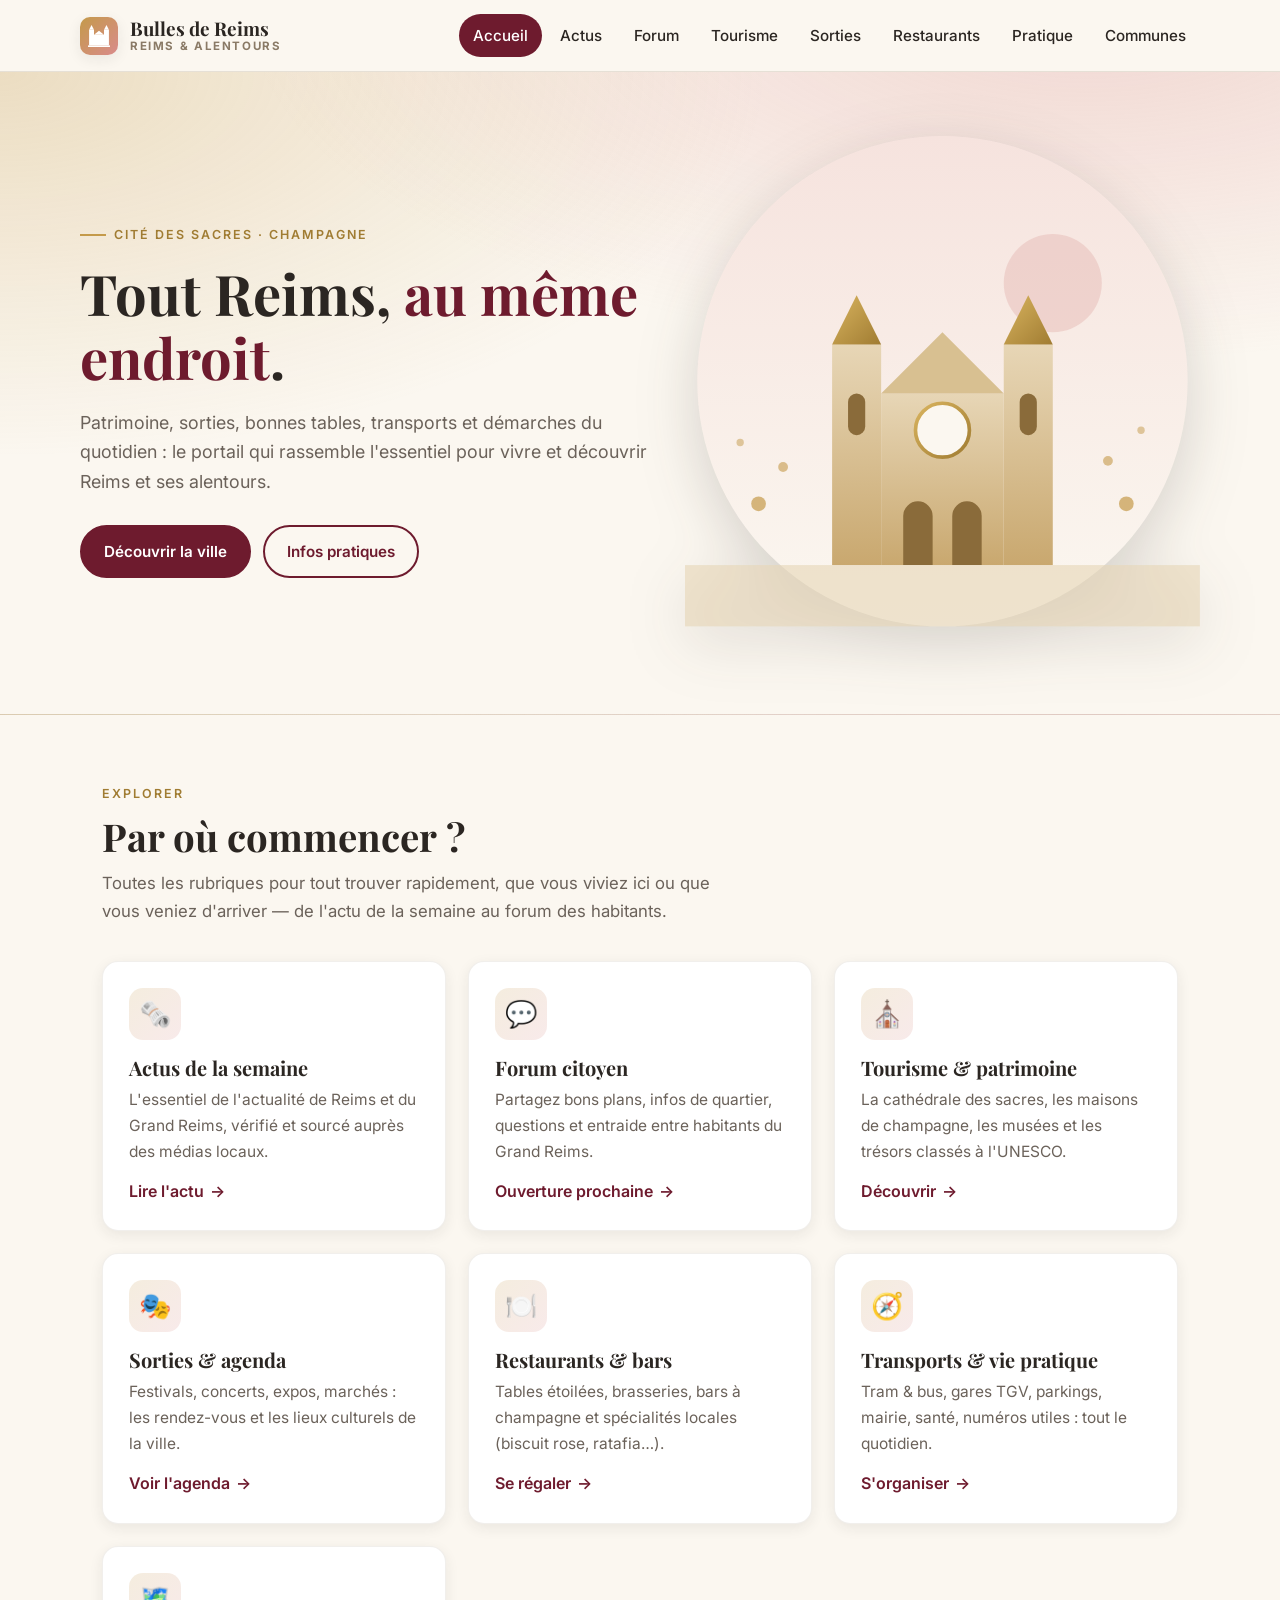
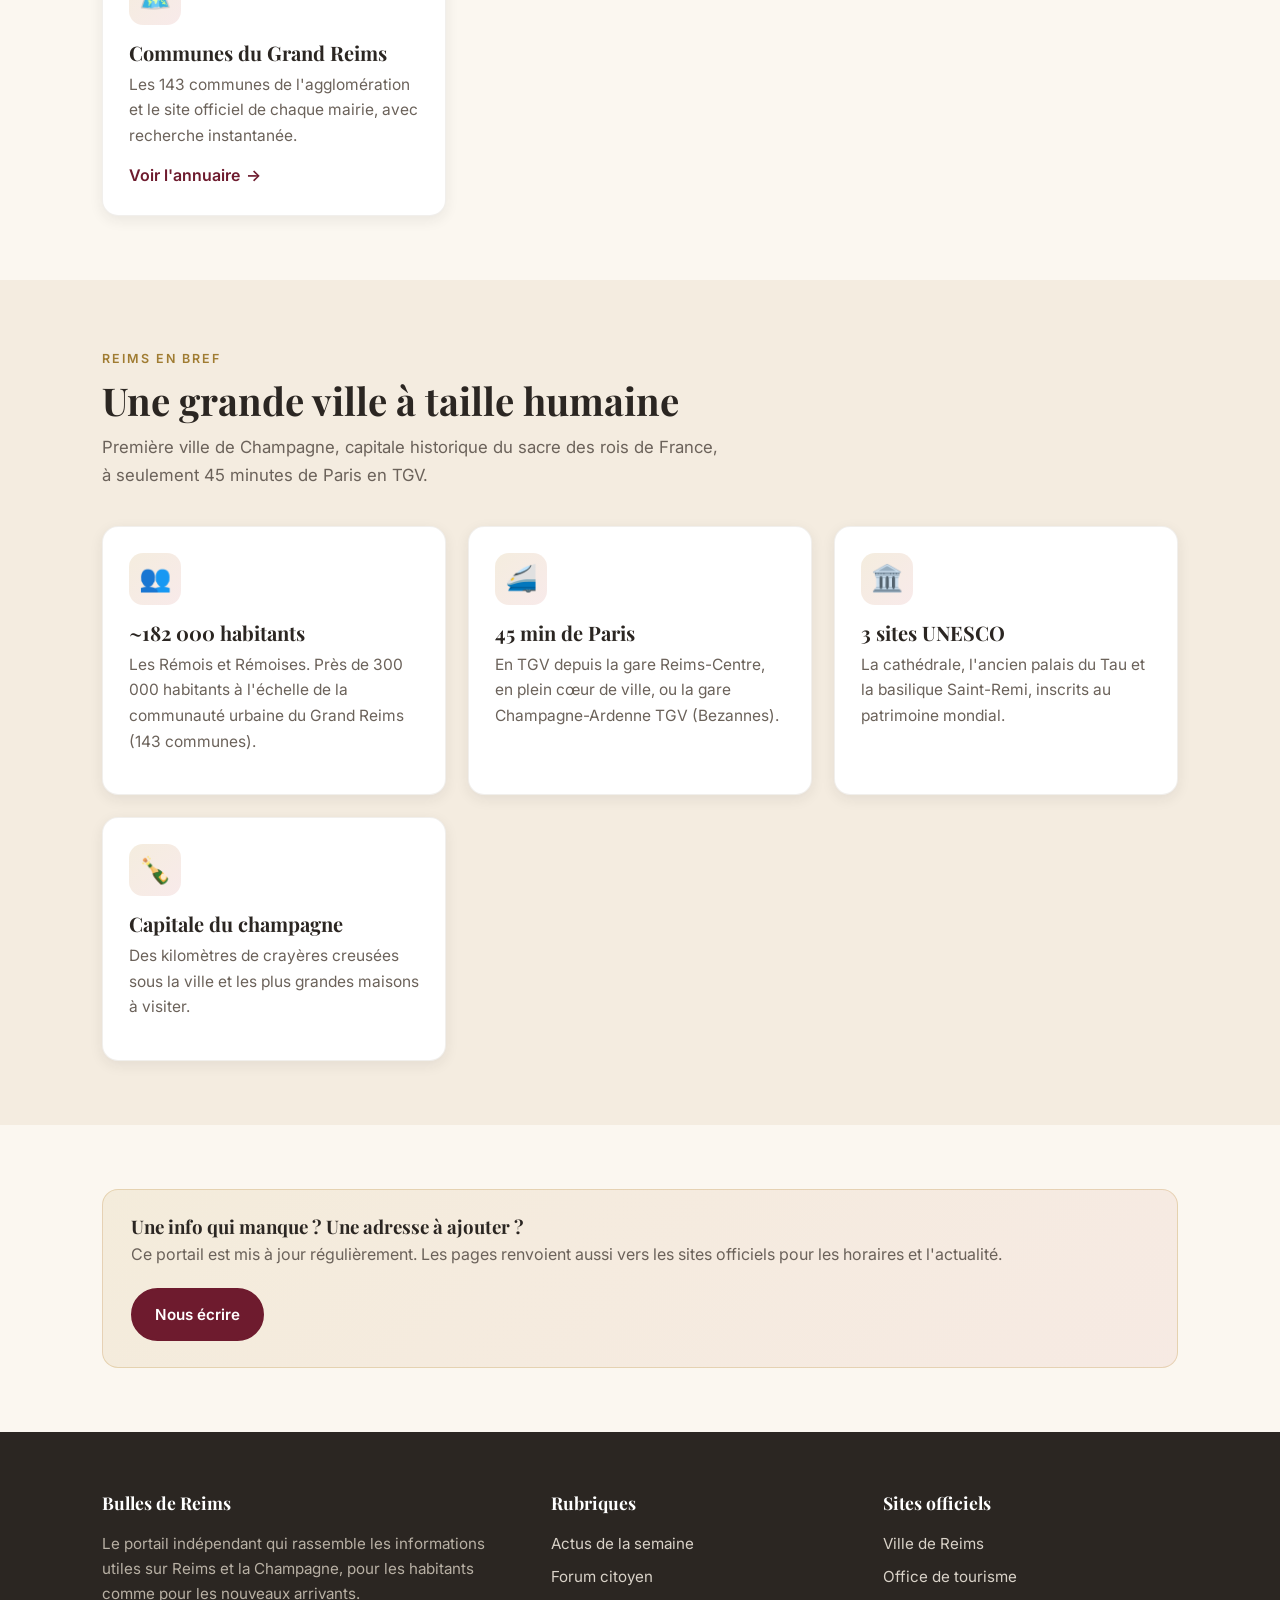
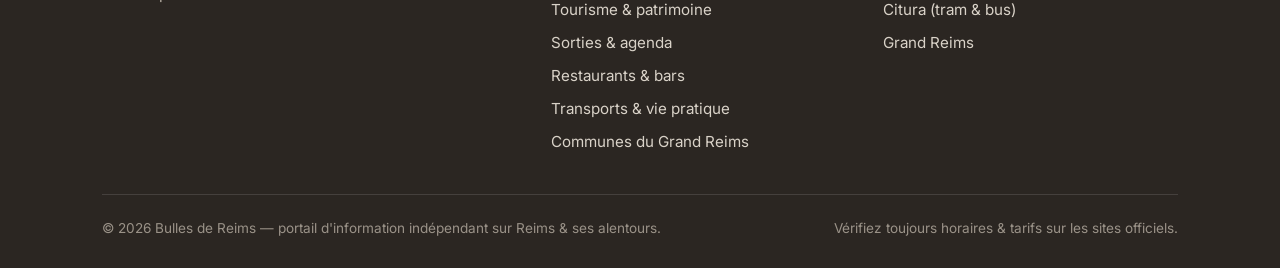
<file: index.html>
<!DOCTYPE html>
<html lang="fr">
<head>
  <meta charset="UTF-8">
  <meta name="viewport" content="width=device-width, initial-scale=1.0">
  <title>Bulles de Reims — Tout Reims &amp; ses alentours, au même endroit</title>
  <meta name="description" content="Le portail qui regroupe toutes les infos utiles sur Reims et ses alentours : tourisme & patrimoine, sorties & agenda, restaurants & bars, transports & vie pratique.">
  <link rel="preconnect" href="https://fonts.googleapis.com">
  <link rel="preconnect" href="https://fonts.gstatic.com" crossorigin>
  <link href="https://fonts.googleapis.com/css2?family=Playfair+Display:wght@600;700&family=Inter:wght@400;500;600&display=swap" rel="stylesheet">
  <link rel="stylesheet" href="assets/css/style.css">
</head>
<body>
  <a class="skip-link" href="#main">Aller au contenu</a>

  <!-- ===== En-tête ===== -->
  <header class="site-header">
    <div class="container nav">
      <a class="brand" href="index.html" aria-label="Accueil — Bulles de Reims, l'actu de Reims &amp; du Grand Reims">
        <span class="brand-mark"><svg viewBox="308 250 464 466" width="22" height="22" fill="currentColor" aria-hidden="true"><rect x="330" y="352" width="104" height="330"/><polygon points="330,352 382,250 434,352"/><rect x="646" y="352" width="104" height="330"/><polygon points="646,352 698,250 750,352"/><rect x="434" y="458" width="212" height="224"/><polygon points="434,458 540,372 646,458"/><rect x="308" y="682" width="464" height="34"/></svg></span>
        <span class="brand-text">
          <span class="brand-title">Bulles de Reims</span>
          <span class="brand-sub">Reims &amp; alentours</span>
        </span>
      </a>
      <button class="mobile-toggle" aria-label="Ouvrir le menu" aria-expanded="false"><span></span></button>
      <ul class="nav-links">
        <li><a href="index.html">Accueil</a></li>
        <li><a href="actus.html">Actus</a></li>
        <li><a href="forum.html">Forum</a></li>
        <li><a href="tourisme.html">Tourisme</a></li>
        <li><a href="sorties.html">Sorties</a></li>
        <li><a href="restaurants.html">Restaurants</a></li>
        <li><a href="pratique.html">Pratique</a></li>
        <li><a href="communes.html">Communes</a></li>
      </ul>
    </div>
  </header>

  <main id="main">
    <!-- ===== Hero ===== -->
    <section class="hero">
      <div class="container hero-inner">
        <div class="hero-content">
          <span class="hero-eyebrow">Cité des sacres · Champagne</span>
          <h1>Tout Reims, <em>au même endroit</em>.</h1>
          <p class="lead">
            Patrimoine, sorties, bonnes tables, transports et démarches du quotidien :
            le portail qui rassemble l'essentiel pour vivre et découvrir Reims et ses alentours.
          </p>
          <div class="hero-actions">
            <a class="btn" href="tourisme.html">Découvrir la ville</a>
            <a class="btn btn-outline" href="pratique.html">Infos pratiques</a>
          </div>
        </div>
        <div class="hero-art" aria-hidden="true">
          <!-- Illustration : cathédrale + bulles de champagne -->
          <svg viewBox="0 0 420 420" xmlns="http://www.w3.org/2000/svg" role="img">
            <defs>
              <linearGradient id="sky" x1="0" y1="0" x2="0" y2="1">
                <stop offset="0" stop-color="#F6E3DE"/>
                <stop offset="1" stop-color="#FBF7F0"/>
              </linearGradient>
              <linearGradient id="stone" x1="0" y1="0" x2="0" y2="1">
                <stop offset="0" stop-color="#E7D6B6"/>
                <stop offset="1" stop-color="#C9A86F"/>
              </linearGradient>
              <linearGradient id="gold" x1="0" y1="0" x2="1" y2="1">
                <stop offset="0" stop-color="#D9B45F"/>
                <stop offset="1" stop-color="#A07C32"/>
              </linearGradient>
            </defs>
            <circle cx="210" cy="200" r="200" fill="url(#sky)"/>
            <!-- Soleil / rosace lumineuse -->
            <circle cx="300" cy="120" r="40" fill="#E9C3BE" opacity="0.6"/>
            <!-- Cathédrale -->
            <g transform="translate(120 90)">
              <!-- Tour gauche -->
              <rect x="0" y="80" width="40" height="180" fill="url(#stone)"/>
              <polygon points="0,80 20,40 40,80" fill="url(#gold)"/>
              <!-- Tour droite -->
              <rect x="140" y="80" width="40" height="180" fill="url(#stone)"/>
              <polygon points="140,80 160,40 180,80" fill="url(#gold)"/>
              <!-- Nef centrale -->
              <rect x="40" y="120" width="100" height="140" fill="url(#stone)"/>
              <polygon points="40,120 90,70 140,120" fill="#D8C091"/>
              <!-- Rosace -->
              <circle cx="90" cy="150" r="22" fill="#FBF7F0"/>
              <circle cx="90" cy="150" r="22" fill="none" stroke="url(#gold)" stroke-width="3"/>
              <line x1="68" y1="150" x2="112" y2="150" stroke="url(#gold)" stroke-width="2"/>
              <line x1="90" y1="128" x2="90" y2="172" stroke="url(#gold)" stroke-width="2"/>
              <!-- Portails -->
              <path d="M58 260 v-40 a12 12 0 0 1 24 0 v40 z" fill="#8A6B3A"/>
              <path d="M98 260 v-40 a12 12 0 0 1 24 0 v40 z" fill="#8A6B3A"/>
              <!-- Fenêtres tours -->
              <rect x="13" y="120" width="14" height="34" rx="7" fill="#8A6B3A"/>
              <rect x="153" y="120" width="14" height="34" rx="7" fill="#8A6B3A"/>
            </g>
            <!-- Sol -->
            <rect x="0" y="350" width="420" height="50" fill="#E7D6B6" opacity="0.6"/>
            <!-- Bulles de champagne -->
            <g fill="#C49A4A">
              <circle cx="60" cy="300" r="6" opacity="0.7"/>
              <circle cx="80" cy="270" r="4" opacity="0.6"/>
              <circle cx="45" cy="250" r="3" opacity="0.5"/>
              <circle cx="360" cy="300" r="6" opacity="0.7"/>
              <circle cx="345" cy="265" r="4" opacity="0.6"/>
              <circle cx="372" cy="240" r="3" opacity="0.5"/>
            </g>
          </svg>
        </div>
      </div>
    </section>

    <!-- ===== Rubriques ===== -->
    <section class="section">
      <div class="container">
        <div class="section-head">
          <span class="eyebrow">Explorer</span>
          <h2>Par où commencer&nbsp;?</h2>
          <p>Toutes les rubriques pour tout trouver rapidement, que vous viviez ici ou que vous veniez d'arriver — de l'actu de la semaine au forum des habitants.</p>
        </div>
        <div class="card-grid">
          <a class="card card-clickable" href="actus.html">
            <div class="icon">🗞️</div>
            <h3>Actus de la semaine</h3>
            <p>L'essentiel de l'actualité de Reims et du Grand Reims, vérifié et sourcé auprès des médias locaux.</p>
            <span class="card-link">Lire l'actu</span>
          </a>
          <a class="card card-clickable" href="forum.html">
            <div class="icon">💬</div>
            <h3>Forum citoyen</h3>
            <p>Partagez bons plans, infos de quartier, questions et entraide entre habitants du Grand Reims.</p>
            <span class="card-link">Ouverture prochaine</span>
          </a>
          <a class="card card-clickable" href="tourisme.html">
            <div class="icon">⛪</div>
            <h3>Tourisme &amp; patrimoine</h3>
            <p>La cathédrale des sacres, les maisons de champagne, les musées et les trésors classés à l'UNESCO.</p>
            <span class="card-link">Découvrir</span>
          </a>
          <a class="card card-clickable" href="sorties.html">
            <div class="icon">🎭</div>
            <h3>Sorties &amp; agenda</h3>
            <p>Festivals, concerts, expos, marchés&nbsp;: les rendez-vous et les lieux culturels de la ville.</p>
            <span class="card-link">Voir l'agenda</span>
          </a>
          <a class="card card-clickable" href="restaurants.html">
            <div class="icon">🍽️</div>
            <h3>Restaurants &amp; bars</h3>
            <p>Tables étoilées, brasseries, bars à champagne et spécialités locales (biscuit rose, ratafia…).</p>
            <span class="card-link">Se régaler</span>
          </a>
          <a class="card card-clickable" href="pratique.html">
            <div class="icon">🧭</div>
            <h3>Transports &amp; vie pratique</h3>
            <p>Tram &amp; bus, gares TGV, parkings, mairie, santé, numéros utiles&nbsp;: tout le quotidien.</p>
            <span class="card-link">S'organiser</span>
          </a>
          <a class="card card-clickable" href="communes.html">
            <div class="icon">🗺️</div>
            <h3>Communes du Grand Reims</h3>
            <p>Les 143 communes de l'agglomération et le site officiel de chaque mairie, avec recherche instantanée.</p>
            <span class="card-link">Voir l'annuaire</span>
          </a>
        </div>
      </div>
    </section>

    <!-- ===== Reims en bref ===== -->
    <section class="section alt">
      <div class="container">
        <div class="section-head">
          <span class="eyebrow">Reims en bref</span>
          <h2>Une grande ville à taille humaine</h2>
          <p>Première ville de Champagne, capitale historique du sacre des rois de France, à seulement 45&nbsp;minutes de Paris en TGV.</p>
        </div>
        <div class="card-grid">
          <div class="card">
            <div class="icon">👥</div>
            <h3>~182 000 habitants</h3>
            <p>Les Rémois et Rémoises. Près de 300 000 habitants à l'échelle de la communauté urbaine du Grand Reims (143 communes).</p>
          </div>
          <div class="card">
            <div class="icon">🚄</div>
            <h3>45 min de Paris</h3>
            <p>En TGV depuis la gare Reims-Centre, en plein cœur de ville, ou la gare Champagne-Ardenne TGV (Bezannes).</p>
          </div>
          <div class="card">
            <div class="icon">🏛️</div>
            <h3>3 sites UNESCO</h3>
            <p>La cathédrale, l'ancien palais du Tau et la basilique Saint-Remi, inscrits au patrimoine mondial.</p>
          </div>
          <div class="card">
            <div class="icon">🍾</div>
            <h3>Capitale du champagne</h3>
            <p>Des kilomètres de crayères creusées sous la ville et les plus grandes maisons à visiter.</p>
          </div>
        </div>
      </div>
    </section>

    <!-- ===== Appel à l'action ===== -->
    <section class="section">
      <div class="container">
        <div class="callout">
          <div class="callout-text">
            <h3>Une info qui manque&nbsp;? Une adresse à ajouter&nbsp;?</h3>
            <p>Ce portail est mis à jour régulièrement. Les pages renvoient aussi vers les sites officiels pour les horaires et l'actualité.</p>
          </div>
          <a class="btn" href="pratique.html#contact">Nous écrire</a>
        </div>
      </div>
    </section>
  </main>

  <!-- ===== Pied de page ===== -->
  <footer class="site-footer">
    <div class="container">
      <div class="footer-grid">
        <div class="footer-about">
          <h4>Bulles de Reims</h4>
          <p>Le portail indépendant qui rassemble les informations utiles sur Reims et la Champagne, pour les habitants comme pour les nouveaux arrivants.</p>
        </div>
        <div>
          <h4>Rubriques</h4>
          <ul class="footer-links">
            <li><a href="actus.html">Actus de la semaine</a></li>
            <li><a href="forum.html">Forum citoyen</a></li>
            <li><a href="tourisme.html">Tourisme &amp; patrimoine</a></li>
            <li><a href="sorties.html">Sorties &amp; agenda</a></li>
            <li><a href="restaurants.html">Restaurants &amp; bars</a></li>
            <li><a href="pratique.html">Transports &amp; vie pratique</a></li>
            <li><a href="communes.html">Communes du Grand Reims</a></li>
          </ul>
        </div>
        <div>
          <h4>Sites officiels</h4>
          <ul class="footer-links">
            <li><a href="https://www.reims.fr" target="_blank" rel="noopener">Ville de Reims</a></li>
            <li><a href="https://www.reims-tourisme.com" target="_blank" rel="noopener">Office de tourisme</a></li>
            <li><a href="https://www.citura.fr" target="_blank" rel="noopener">Citura (tram &amp; bus)</a></li>
            <li><a href="https://www.grandreims.fr" target="_blank" rel="noopener">Grand Reims</a></li>
          </ul>
        </div>
      </div>
      <div class="footer-bottom">
        <span>© <span data-year>2026</span> Bulles de Reims — portail d'information indépendant sur Reims &amp; ses alentours.</span>
        <span>Vérifiez toujours horaires &amp; tarifs sur les sites officiels.</span>
      </div>
    </div>
  </footer>

  <button class="back-to-top" aria-label="Retour en haut">↑</button>
  <script src="assets/js/main.js"></script>
</body>
</html>
</file>
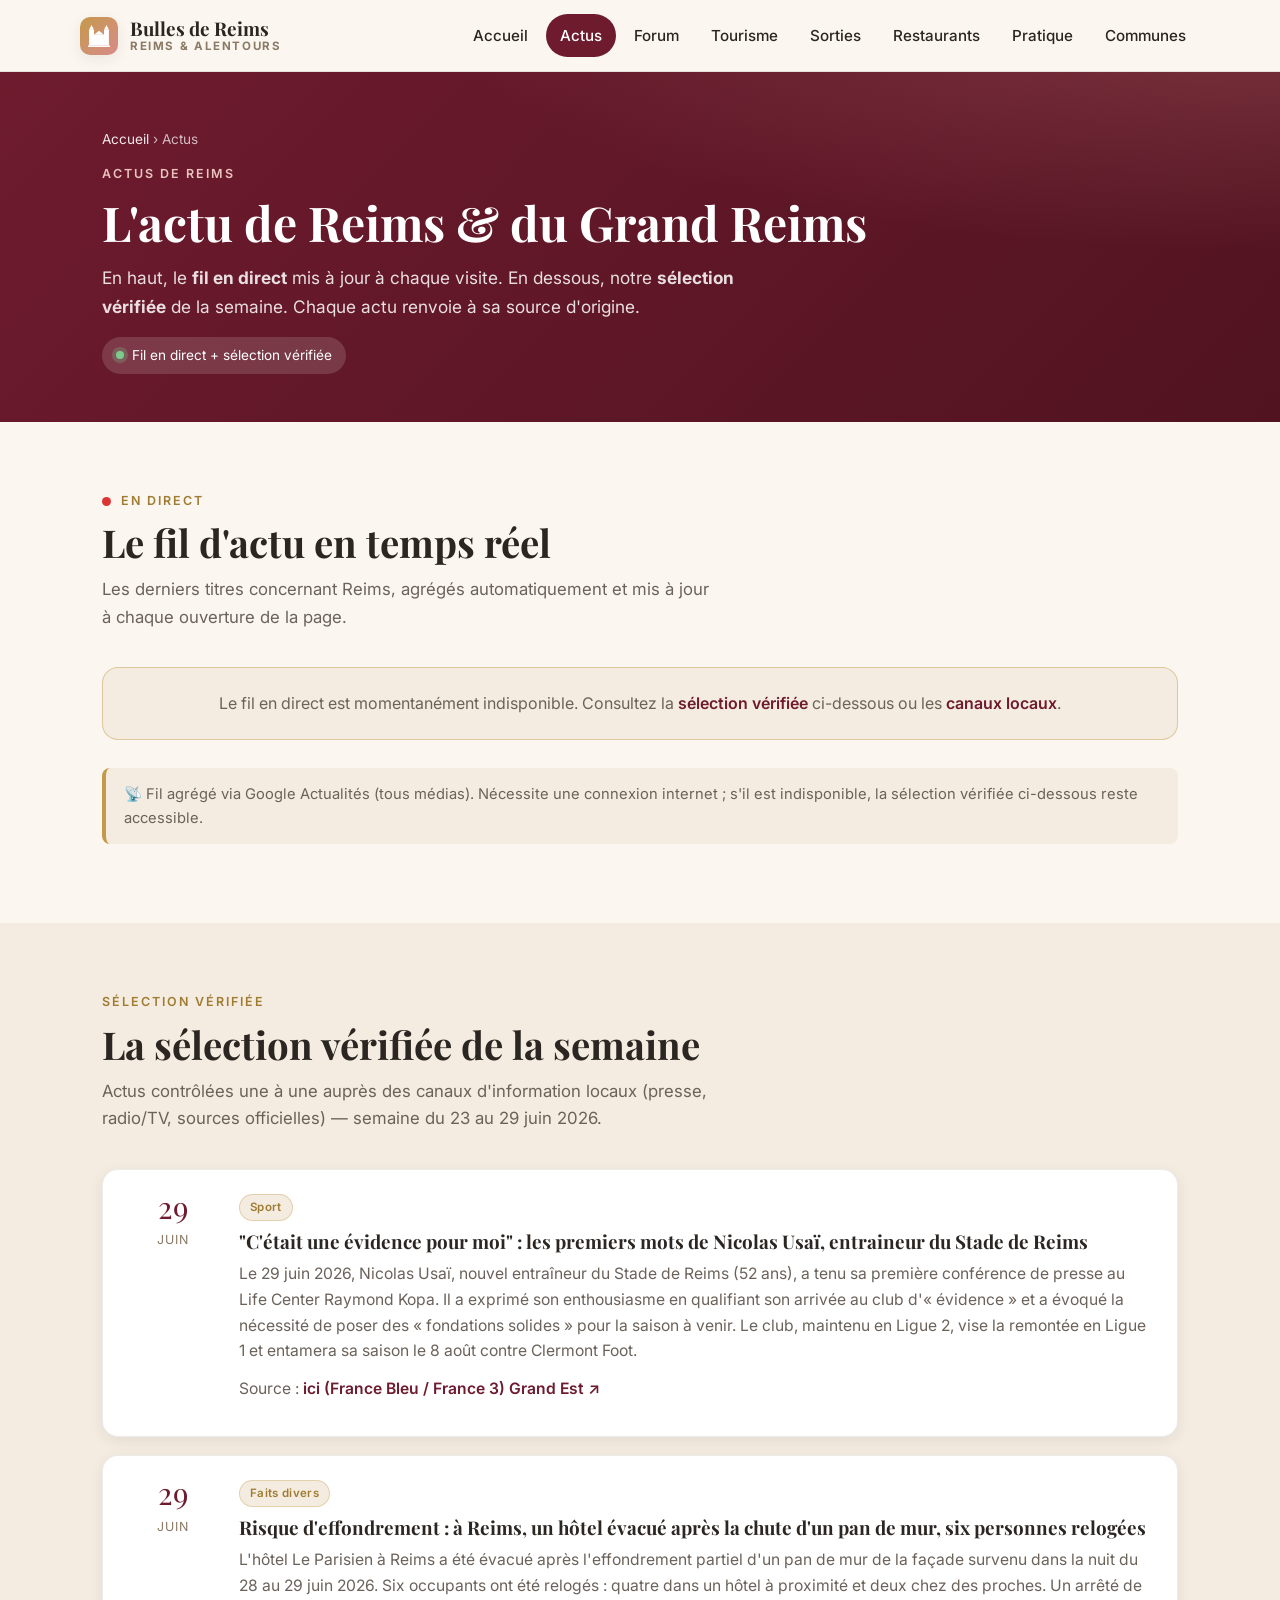
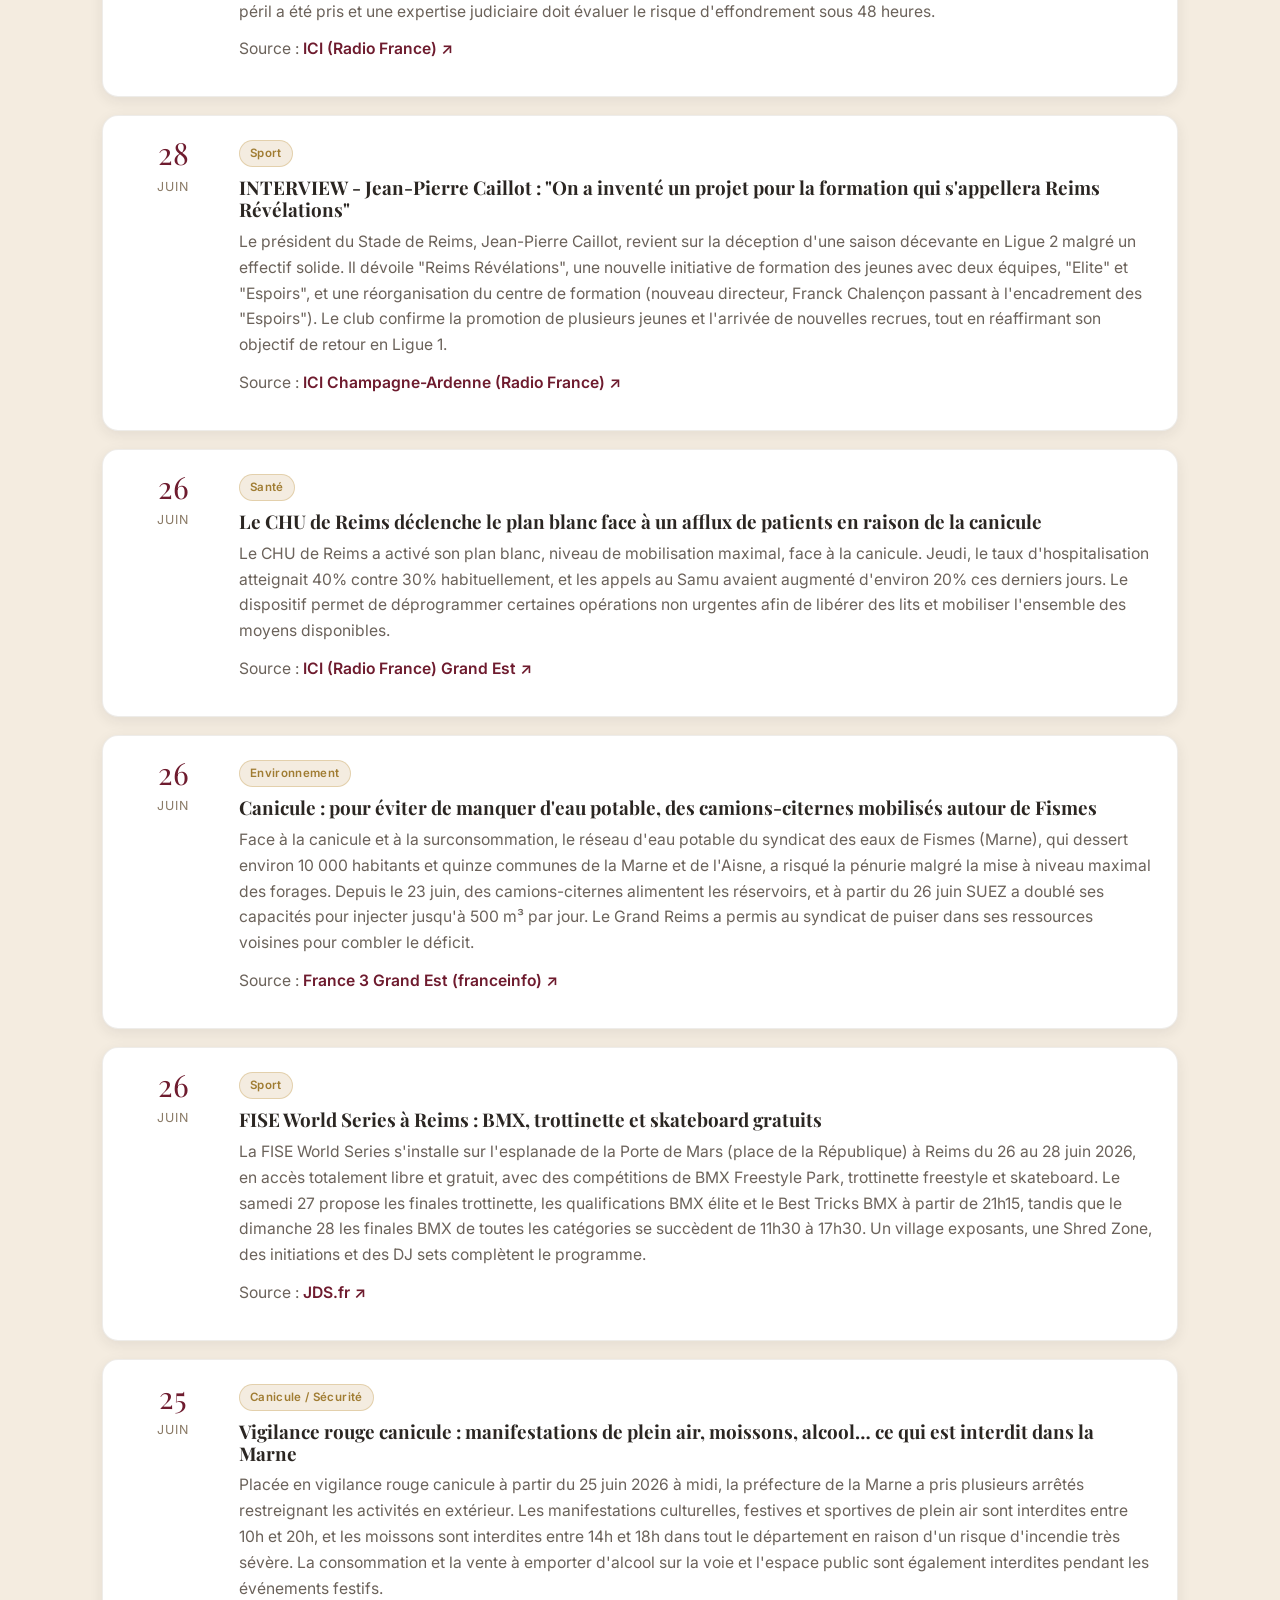
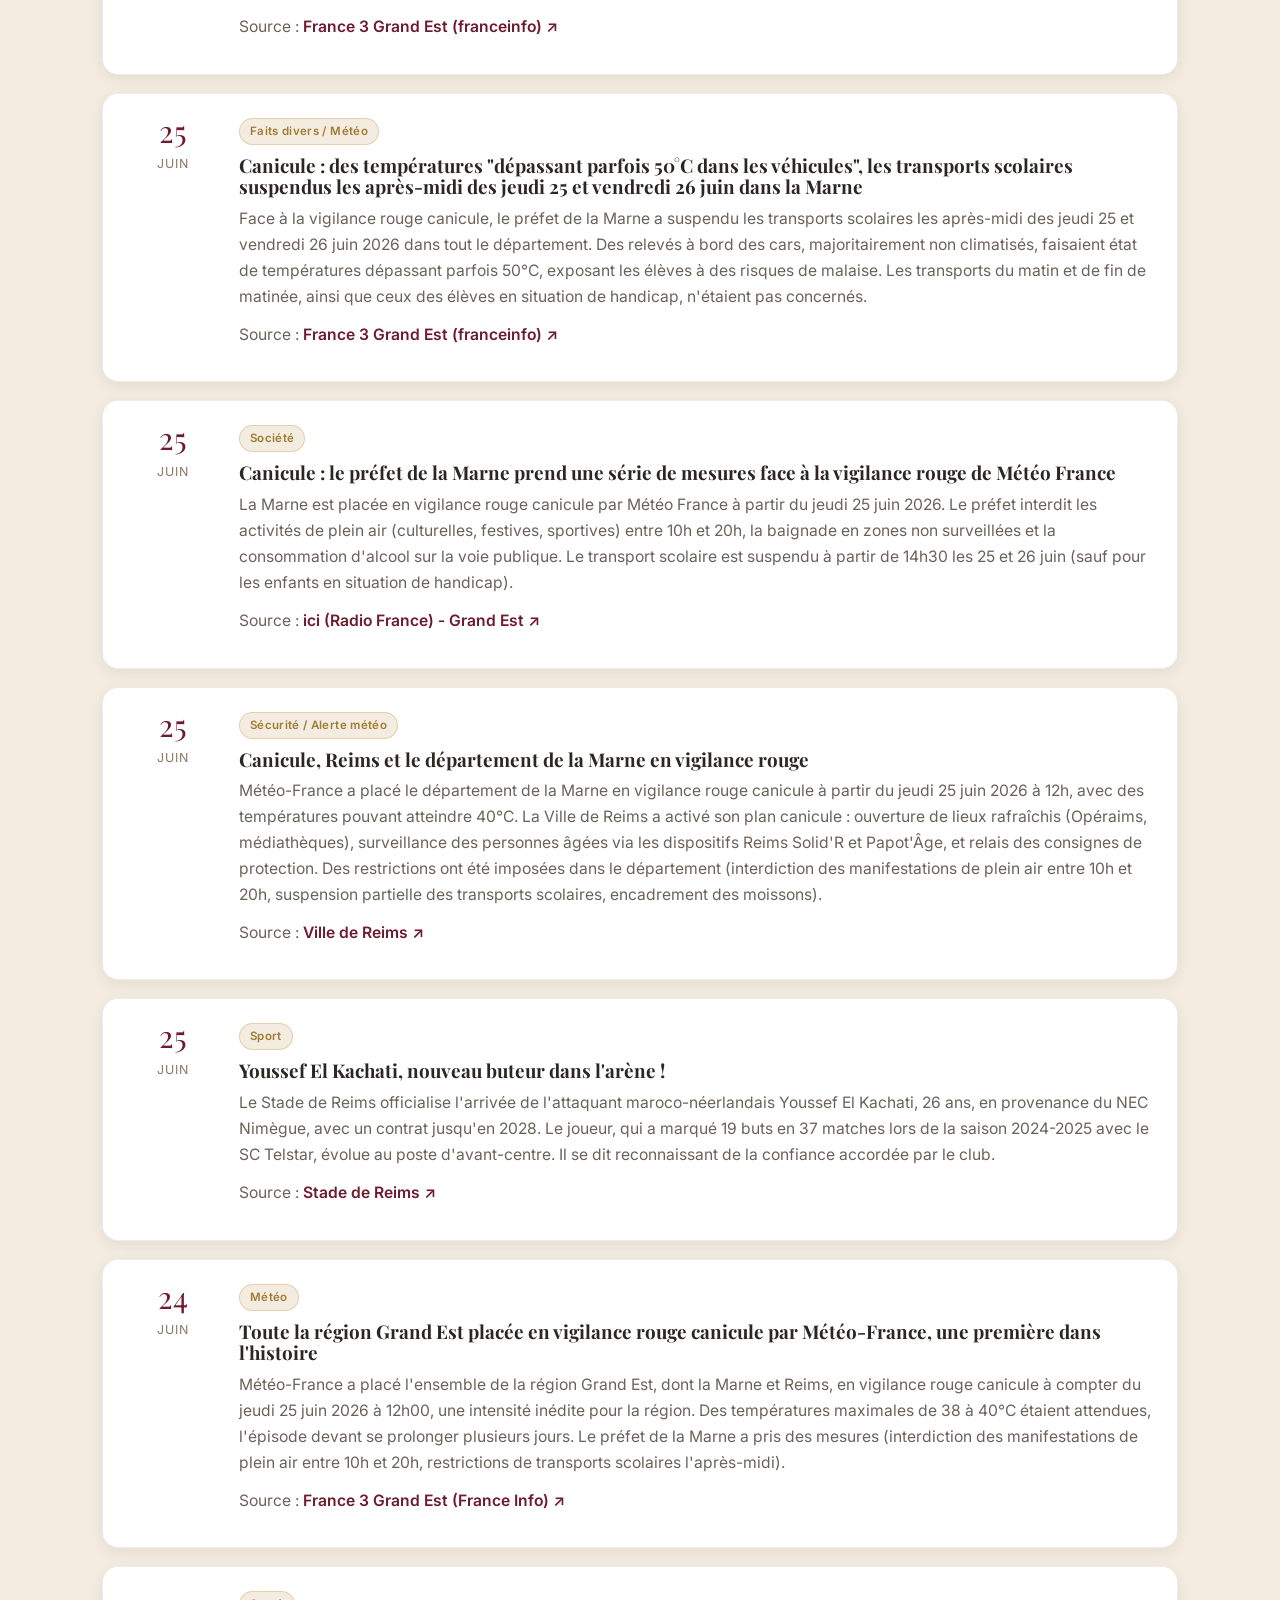
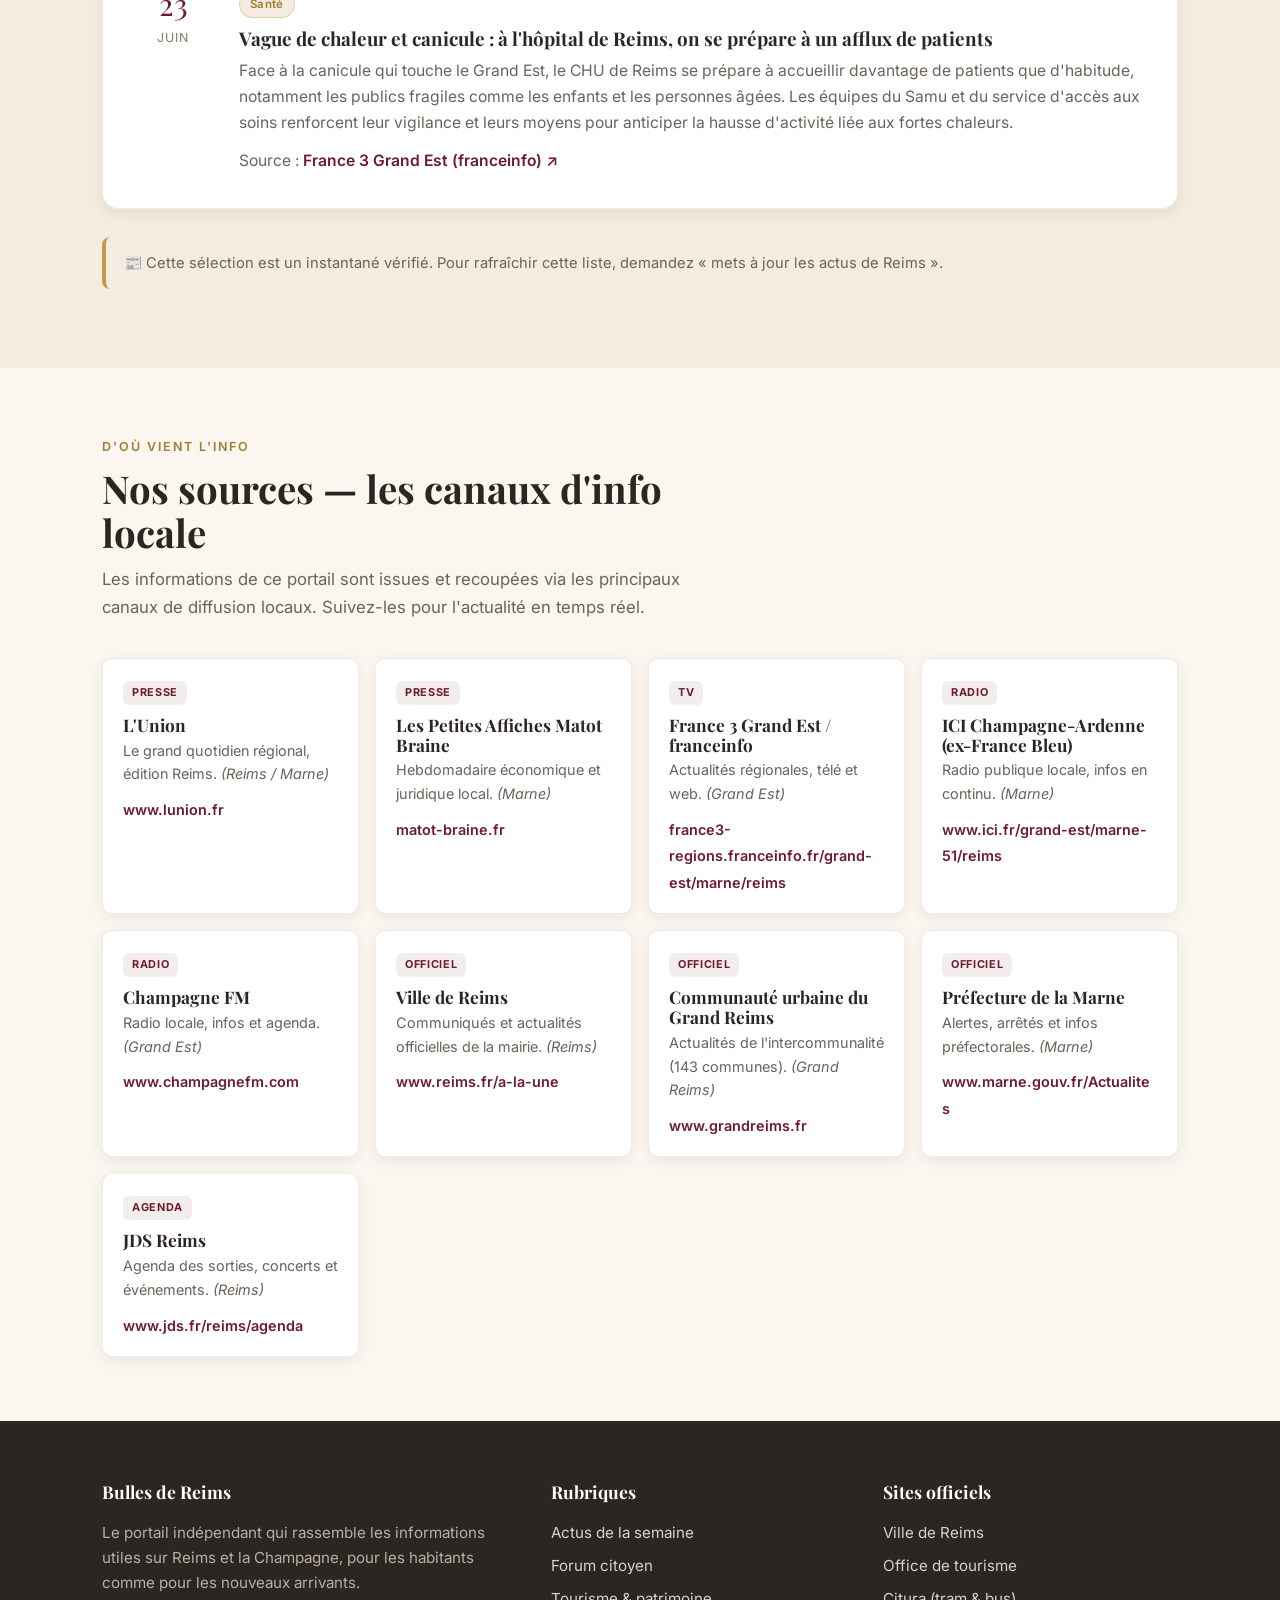
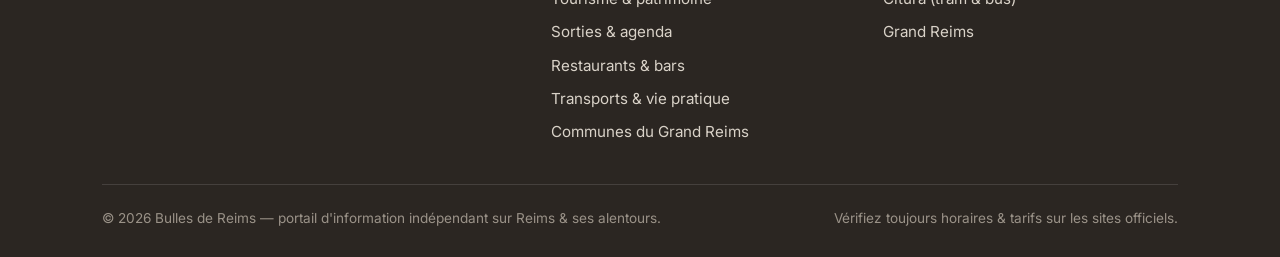
<file: actus.html>
<!DOCTYPE html>
<html lang="fr">
<head>
  <meta charset="UTF-8">
  <meta name="viewport" content="width=device-width, initial-scale=1.0">
  <title>Actus de la semaine — Reims &amp; Grand Reims · Bulles de Reims</title>
  <meta name="description" content="L&#x27;actualité de la semaine à Reims et dans le Grand Reims, vérifiée et sourcée auprès des médias et canaux officiels locaux.">
  <link rel="preconnect" href="https://fonts.googleapis.com">
  <link rel="preconnect" href="https://fonts.gstatic.com" crossorigin>
  <link href="https://fonts.googleapis.com/css2?family=Playfair+Display:wght@600;700&family=Inter:wght@400;500;600&display=swap" rel="stylesheet">
  <link rel="stylesheet" href="assets/css/style.css">
</head>
<body>
  <a class="skip-link" href="#main">Aller au contenu</a>

  <header class="site-header">
    <div class="container nav">
      <a class="brand" href="index.html" aria-label="Accueil — Bulles de Reims, l'actu de Reims &amp; du Grand Reims">
        <span class="brand-mark"><svg viewBox="308 250 464 466" width="22" height="22" fill="currentColor" aria-hidden="true"><rect x="330" y="352" width="104" height="330"/><polygon points="330,352 382,250 434,352"/><rect x="646" y="352" width="104" height="330"/><polygon points="646,352 698,250 750,352"/><rect x="434" y="458" width="212" height="224"/><polygon points="434,458 540,372 646,458"/><rect x="308" y="682" width="464" height="34"/></svg></span>
        <span class="brand-text">
          <span class="brand-title">Bulles de Reims</span>
          <span class="brand-sub">Reims &amp; alentours</span>
        </span>
      </a>
      <button class="mobile-toggle" aria-label="Ouvrir le menu" aria-expanded="false"><span></span></button>
      <ul class="nav-links">
        <li><a href="index.html">Accueil</a></li>
        <li><a href="actus.html">Actus</a></li>
        <li><a href="forum.html">Forum</a></li>
        <li><a href="tourisme.html">Tourisme</a></li>
        <li><a href="sorties.html">Sorties</a></li>
        <li><a href="restaurants.html">Restaurants</a></li>
        <li><a href="pratique.html">Pratique</a></li>
        <li><a href="communes.html">Communes</a></li>
      </ul>
    </div>
  </header>

  <main id="main">
    <section class="page-hero">
      <div class="container">
        <div class="breadcrumb"><a href="index.html">Accueil</a> › Actus</div>
        <span class="eyebrow">Actus de Reims</span>
        <h1>L'actu de Reims &amp; du Grand Reims</h1>
        <p>En haut, le <strong>fil en direct</strong> mis à jour à chaque visite. En dessous, notre <strong>sélection vérifiée</strong> de la semaine. Chaque actu renvoie à sa source d'origine.</p>
        <span class="updated-banner"><span class="dot"></span> Fil en direct + sélection vérifiée</span>
      </div>
    </section>
    <section class="section">
      <div class="container">
        <div class="section-head">
          <span class="eyebrow"><span class="live-dot"></span> En direct</span>
          <h2>Le fil d'actu en temps réel</h2>
          <p>Les derniers titres concernant Reims, agrégés automatiquement et mis à jour à chaque ouverture de la page.</p>
        </div>
        <div id="live-news" class="news-list" aria-live="polite">
          <p class="live-status">Chargement des dernières actus en direct…</p>
        </div>
        <p class="notice">📡 Fil agrégé via Google Actualités (tous médias). Nécessite une connexion internet ; s'il est indisponible, la sélection vérifiée ci-dessous reste accessible.</p>
      </div>
    </section>

    <section class="section alt" id="verifiee">
      <div class="container">
        <div class="section-head">
          <span class="eyebrow">Sélection vérifiée</span>
          <h2>La sélection vérifiée de la semaine</h2>
          <p>Actus contrôlées une à une auprès des canaux d'information locaux (presse, radio/TV, sources officielles) — semaine du 23 au 29 juin 2026.</p>
        </div>
        <div class="news-list">
      <article class="news-item">
        <div class="news-when"><span class="day">29</span><span class="month">juin</span></div>
        <div class="news-body">
          <span class="news-cat">Sport</span>
          <h3>"C'était une évidence pour moi" : les premiers mots de Nicolas Usaï, entraineur du Stade de Reims</h3>
          <p>Le 29 juin 2026, Nicolas Usaï, nouvel entraîneur du Stade de Reims (52 ans), a tenu sa première conférence de presse au Life Center Raymond Kopa. Il a exprimé son enthousiasme en qualifiant son arrivée au club d'« évidence » et a évoqué la nécessité de poser des « fondations solides » pour la saison à venir. Le club, maintenu en Ligue 2, vise la remontée en Ligue 1 et entamera sa saison le 8 août contre Clermont Foot.</p>
          <p class="news-source">Source : <a href="https://www.ici.fr/grand-est/marne-51/reims/c-etait-une-evidence-pour-moi-les-premiers-mots-de-nicolas-usai-entraineur-du-stade-de-reims-6524100" target="_blank" rel="noopener">ici (France Bleu / France 3) Grand Est</a></p>
        </div>
      </article>
      <article class="news-item">
        <div class="news-when"><span class="day">29</span><span class="month">juin</span></div>
        <div class="news-body">
          <span class="news-cat">Faits divers</span>
          <h3>Risque d'effondrement : à Reims, un hôtel évacué après la chute d'un pan de mur, six personnes relogées</h3>
          <p>L'hôtel Le Parisien à Reims a été évacué après l'effondrement partiel d'un pan de mur de la façade survenu dans la nuit du 28 au 29 juin 2026. Six occupants ont été relogés : quatre dans un hôtel à proximité et deux chez des proches. Un arrêté de péril a été pris et une expertise judiciaire doit évaluer le risque d'effondrement sous 48 heures.</p>
          <p class="news-source">Source : <a href="https://www.ici.fr/grand-est/marne-51/reims/risque-d-effondrement-a-reims-un-hotel-evacue-apres-la-chute-d-un-pan-de-mur-six-personnes-relogees-1906984" target="_blank" rel="noopener">ICI (Radio France)</a></p>
        </div>
      </article>
      <article class="news-item">
        <div class="news-when"><span class="day">28</span><span class="month">juin</span></div>
        <div class="news-body">
          <span class="news-cat">Sport</span>
          <h3>INTERVIEW - Jean-Pierre Caillot : "On a inventé un projet pour la formation qui s'appellera Reims Révélations"</h3>
          <p>Le président du Stade de Reims, Jean-Pierre Caillot, revient sur la déception d'une saison décevante en Ligue 2 malgré un effectif solide. Il dévoile "Reims Révélations", une nouvelle initiative de formation des jeunes avec deux équipes, "Elite" et "Espoirs", et une réorganisation du centre de formation (nouveau directeur, Franck Chalençon passant à l'encadrement des "Espoirs"). Le club confirme la promotion de plusieurs jeunes et l'arrivée de nouvelles recrues, tout en réaffirmant son objectif de retour en Ligue 1.</p>
          <p class="news-source">Source : <a href="https://www.ici.fr/grand-est/marne-51/reims/interview-jean-pierre-caillot-on-a-invente-un-projet-pour-la-formation-qui-s-appellera-reims-revelations-9780938" target="_blank" rel="noopener">ICI Champagne-Ardenne (Radio France)</a></p>
        </div>
      </article>
      <article class="news-item">
        <div class="news-when"><span class="day">26</span><span class="month">juin</span></div>
        <div class="news-body">
          <span class="news-cat">Santé</span>
          <h3>Le CHU de Reims déclenche le plan blanc face à un afflux de patients en raison de la canicule</h3>
          <p>Le CHU de Reims a activé son plan blanc, niveau de mobilisation maximal, face à la canicule. Jeudi, le taux d'hospitalisation atteignait 40% contre 30% habituellement, et les appels au Samu avaient augmenté d'environ 20% ces derniers jours. Le dispositif permet de déprogrammer certaines opérations non urgentes afin de libérer des lits et mobiliser l'ensemble des moyens disponibles.</p>
          <p class="news-source">Source : <a href="https://www.ici.fr/grand-est/marne-51/reims/le-chu-de-reims-declenche-le-plan-blanc-face-a-un-afflux-de-patients-en-raison-de-la-canicule-3172100" target="_blank" rel="noopener">ICI (Radio France) Grand Est</a></p>
        </div>
      </article>
      <article class="news-item">
        <div class="news-when"><span class="day">26</span><span class="month">juin</span></div>
        <div class="news-body">
          <span class="news-cat">Environnement</span>
          <h3>Canicule : pour éviter de manquer d'eau potable, des camions-citernes mobilisés autour de Fismes</h3>
          <p>Face à la canicule et à la surconsommation, le réseau d'eau potable du syndicat des eaux de Fismes (Marne), qui dessert environ 10 000 habitants et quinze communes de la Marne et de l'Aisne, a risqué la pénurie malgré la mise à niveau maximal des forages. Depuis le 23 juin, des camions-citernes alimentent les réservoirs, et à partir du 26 juin SUEZ a doublé ses capacités pour injecter jusqu'à 500 m³ par jour. Le Grand Reims a permis au syndicat de puiser dans ses ressources voisines pour combler le déficit.</p>
          <p class="news-source">Source : <a href="https://france3-regions.franceinfo.fr/grand-est/marne/canicule-pour-eviter-de-manquer-d-eau-potable-des-camions-citernes-mobilises-autour-de-fismes-3376096.html" target="_blank" rel="noopener">France 3 Grand Est (franceinfo)</a></p>
        </div>
      </article>
      <article class="news-item">
        <div class="news-when"><span class="day">26</span><span class="month">juin</span></div>
        <div class="news-body">
          <span class="news-cat">Sport</span>
          <h3>FISE World Series à Reims : BMX, trottinette et skateboard gratuits</h3>
          <p>La FISE World Series s'installe sur l'esplanade de la Porte de Mars (place de la République) à Reims du 26 au 28 juin 2026, en accès totalement libre et gratuit, avec des compétitions de BMX Freestyle Park, trottinette freestyle et skateboard. Le samedi 27 propose les finales trottinette, les qualifications BMX élite et le Best Tricks BMX à partir de 21h15, tandis que le dimanche 28 les finales BMX de toutes les catégories se succèdent de 11h30 à 17h30. Un village exposants, une Shred Zone, des initiations et des DJ sets complètent le programme.</p>
          <p class="news-source">Source : <a href="https://www.jds.fr/reims/agenda/7-idees-sorties-pour-ce-week-end-a-reims-du-26-au-28-juin-2026-1618988_A" target="_blank" rel="noopener">JDS.fr</a></p>
        </div>
      </article>
      <article class="news-item">
        <div class="news-when"><span class="day">25</span><span class="month">juin</span></div>
        <div class="news-body">
          <span class="news-cat">Canicule / Sécurité</span>
          <h3>Vigilance rouge canicule : manifestations de plein air, moissons, alcool… ce qui est interdit dans la Marne</h3>
          <p>Placée en vigilance rouge canicule à partir du 25 juin 2026 à midi, la préfecture de la Marne a pris plusieurs arrêtés restreignant les activités en extérieur. Les manifestations culturelles, festives et sportives de plein air sont interdites entre 10h et 20h, et les moissons sont interdites entre 14h et 18h dans tout le département en raison d'un risque d'incendie très sévère. La consommation et la vente à emporter d'alcool sur la voie et l'espace public sont également interdites pendant les événements festifs.</p>
          <p class="news-source">Source : <a href="https://france3-regions.franceinfo.fr/grand-est/marne/vigilance-rouge-canicule-manifestations-de-plein-air-moissons-alcool-ce-qui-est-interdit-dans-la-marne-3375376.html" target="_blank" rel="noopener">France 3 Grand Est (franceinfo)</a></p>
        </div>
      </article>
      <article class="news-item">
        <div class="news-when"><span class="day">25</span><span class="month">juin</span></div>
        <div class="news-body">
          <span class="news-cat">Faits divers / Météo</span>
          <h3>Canicule : des températures "dépassant parfois 50°C dans les véhicules", les transports scolaires suspendus les après-midi des jeudi 25 et vendredi 26 juin dans la Marne</h3>
          <p>Face à la vigilance rouge canicule, le préfet de la Marne a suspendu les transports scolaires les après-midi des jeudi 25 et vendredi 26 juin 2026 dans tout le département. Des relevés à bord des cars, majoritairement non climatisés, faisaient état de températures dépassant parfois 50°C, exposant les élèves à des risques de malaise. Les transports du matin et de fin de matinée, ainsi que ceux des élèves en situation de handicap, n'étaient pas concernés.</p>
          <p class="news-source">Source : <a href="https://france3-regions.franceinfo.fr/grand-est/marne/canicule-des-temperatures-depassant-parfois-50-c-dans-les-vehicules-les-transports-scolaires-suspendus-les-apres-midi-du-jeudi-25-et-vendredi-26-juin-dans-la-marne-3374995.html" target="_blank" rel="noopener">France 3 Grand Est (franceinfo)</a></p>
        </div>
      </article>
      <article class="news-item">
        <div class="news-when"><span class="day">25</span><span class="month">juin</span></div>
        <div class="news-body">
          <span class="news-cat">Société</span>
          <h3>Canicule : le préfet de la Marne prend une série de mesures face à la vigilance rouge de Météo France</h3>
          <p>La Marne est placée en vigilance rouge canicule par Météo France à partir du jeudi 25 juin 2026. Le préfet interdit les activités de plein air (culturelles, festives, sportives) entre 10h et 20h, la baignade en zones non surveillées et la consommation d'alcool sur la voie publique. Le transport scolaire est suspendu à partir de 14h30 les 25 et 26 juin (sauf pour les enfants en situation de handicap).</p>
          <p class="news-source">Source : <a href="https://www.ici.fr/grand-est/marne-51/canicule-le-prefet-de-la-marne-prend-une-serie-de-mesures-face-a-la-vigilance-rouge-de-meteo-france-8563972" target="_blank" rel="noopener">ici (Radio France) - Grand Est</a></p>
        </div>
      </article>
      <article class="news-item">
        <div class="news-when"><span class="day">25</span><span class="month">juin</span></div>
        <div class="news-body">
          <span class="news-cat">Sécurité / Alerte météo</span>
          <h3>Canicule, Reims et le département de la Marne en vigilance rouge</h3>
          <p>Météo-France a placé le département de la Marne en vigilance rouge canicule à partir du jeudi 25 juin 2026 à 12h, avec des températures pouvant atteindre 40°C. La Ville de Reims a activé son plan canicule : ouverture de lieux rafraîchis (Opéraims, médiathèques), surveillance des personnes âgées via les dispositifs Reims Solid'R et Papot'Âge, et relais des consignes de protection. Des restrictions ont été imposées dans le département (interdiction des manifestations de plein air entre 10h et 20h, suspension partielle des transports scolaires, encadrement des moissons).</p>
          <p class="news-source">Source : <a href="https://www.reims.fr/a-la-une/une/canicule-reims-et-le-departement-de-la-marne-en-vigilance-rouge" target="_blank" rel="noopener">Ville de Reims</a></p>
        </div>
      </article>
      <article class="news-item">
        <div class="news-when"><span class="day">25</span><span class="month">juin</span></div>
        <div class="news-body">
          <span class="news-cat">Sport</span>
          <h3>Youssef El Kachati, nouveau buteur dans l'arène !</h3>
          <p>Le Stade de Reims officialise l'arrivée de l'attaquant maroco-néerlandais Youssef El Kachati, 26 ans, en provenance du NEC Nimègue, avec un contrat jusqu'en 2028. Le joueur, qui a marqué 19 buts en 37 matches lors de la saison 2024-2025 avec le SC Telstar, évolue au poste d'avant-centre. Il se dit reconnaissant de la confiance accordée par le club.</p>
          <p class="news-source">Source : <a href="https://www.stade-de-reims.com/youssef-el-kachati-nouveau-buteur-dans-larene/" target="_blank" rel="noopener">Stade de Reims</a></p>
        </div>
      </article>
      <article class="news-item">
        <div class="news-when"><span class="day">24</span><span class="month">juin</span></div>
        <div class="news-body">
          <span class="news-cat">Météo</span>
          <h3>Toute la région Grand Est placée en vigilance rouge canicule par Météo-France, une première dans l'histoire</h3>
          <p>Météo-France a placé l'ensemble de la région Grand Est, dont la Marne et Reims, en vigilance rouge canicule à compter du jeudi 25 juin 2026 à 12h00, une intensité inédite pour la région. Des températures maximales de 38 à 40°C étaient attendues, l'épisode devant se prolonger plusieurs jours. Le préfet de la Marne a pris des mesures (interdiction des manifestations de plein air entre 10h et 20h, restrictions de transports scolaires l'après-midi).</p>
          <p class="news-source">Source : <a href="https://france3-regions.franceinfo.fr/grand-est/marne/toute-la-region-grand-est-placee-en-vigilance-rouge-canicule-par-meteo-france-une-premiere-dans-l-histoire-3375034.html" target="_blank" rel="noopener">France 3 Grand Est (France Info)</a></p>
        </div>
      </article>
      <article class="news-item">
        <div class="news-when"><span class="day">23</span><span class="month">juin</span></div>
        <div class="news-body">
          <span class="news-cat">Santé</span>
          <h3>Vague de chaleur et canicule : à l'hôpital de Reims, on se prépare à un afflux de patients</h3>
          <p>Face à la canicule qui touche le Grand Est, le CHU de Reims se prépare à accueillir davantage de patients que d'habitude, notamment les publics fragiles comme les enfants et les personnes âgées. Les équipes du Samu et du service d'accès aux soins renforcent leur vigilance et leurs moyens pour anticiper la hausse d'activité liée aux fortes chaleurs.</p>
          <p class="news-source">Source : <a href="https://france3-regions.franceinfo.fr/grand-est/marne/reims/vague-de-chaleur-et-canicule-a-l-hopital-de-reims-on-se-prepare-a-un-afflux-de-patients-3371314.html" target="_blank" rel="noopener">France 3 Grand Est (franceinfo)</a></p>
        </div>
      </article>
        </div>
        <p class="notice">📰 Cette sélection est un instantané vérifié. Pour rafraîchir cette liste, demandez « mets à jour les actus de Reims ».</p>
      </div>
    </section>

    <section class="section" id="canaux">
      <div class="container">
        <div class="section-head">
          <span class="eyebrow">D'où vient l'info</span>
          <h2>Nos sources — les canaux d'info locale</h2>
          <p>Les informations de ce portail sont issues et recoupées via les principaux canaux de diffusion locaux. Suivez-les pour l'actualité en temps réel.</p>
        </div>
        <div class="channel-grid">
      <div class="channel-card">
        <span class="ctype">Presse</span>
        <h3>L'Union</h3>
        <p>Le grand quotidien régional, édition Reims. <em>(Reims / Marne)</em></p>
        <a href="https://www.lunion.fr/" target="_blank" rel="noopener">www.lunion.fr</a>
      </div>
      <div class="channel-card">
        <span class="ctype">Presse</span>
        <h3>Les Petites Affiches Matot Braine</h3>
        <p>Hebdomadaire économique et juridique local. <em>(Marne)</em></p>
        <a href="https://matot-braine.fr/" target="_blank" rel="noopener">matot-braine.fr</a>
      </div>
      <div class="channel-card">
        <span class="ctype">TV</span>
        <h3>France 3 Grand Est / franceinfo</h3>
        <p>Actualités régionales, télé et web. <em>(Grand Est)</em></p>
        <a href="https://france3-regions.franceinfo.fr/grand-est/marne/reims" target="_blank" rel="noopener">france3-regions.franceinfo.fr/grand-est/marne/reims</a>
      </div>
      <div class="channel-card">
        <span class="ctype">Radio</span>
        <h3>ICI Champagne-Ardenne (ex-France Bleu)</h3>
        <p>Radio publique locale, infos en continu. <em>(Marne)</em></p>
        <a href="https://www.ici.fr/grand-est/marne-51/reims" target="_blank" rel="noopener">www.ici.fr/grand-est/marne-51/reims</a>
      </div>
      <div class="channel-card">
        <span class="ctype">Radio</span>
        <h3>Champagne FM</h3>
        <p>Radio locale, infos et agenda. <em>(Grand Est)</em></p>
        <a href="https://www.champagnefm.com/" target="_blank" rel="noopener">www.champagnefm.com</a>
      </div>
      <div class="channel-card">
        <span class="ctype">Officiel</span>
        <h3>Ville de Reims</h3>
        <p>Communiqués et actualités officielles de la mairie. <em>(Reims)</em></p>
        <a href="https://www.reims.fr/a-la-une" target="_blank" rel="noopener">www.reims.fr/a-la-une</a>
      </div>
      <div class="channel-card">
        <span class="ctype">Officiel</span>
        <h3>Communauté urbaine du Grand Reims</h3>
        <p>Actualités de l'intercommunalité (143 communes). <em>(Grand Reims)</em></p>
        <a href="https://www.grandreims.fr/" target="_blank" rel="noopener">www.grandreims.fr</a>
      </div>
      <div class="channel-card">
        <span class="ctype">Officiel</span>
        <h3>Préfecture de la Marne</h3>
        <p>Alertes, arrêtés et infos préfectorales. <em>(Marne)</em></p>
        <a href="https://www.marne.gouv.fr/Actualites" target="_blank" rel="noopener">www.marne.gouv.fr/Actualites</a>
      </div>
      <div class="channel-card">
        <span class="ctype">Agenda</span>
        <h3>JDS Reims</h3>
        <p>Agenda des sorties, concerts et événements. <em>(Reims)</em></p>
        <a href="https://www.jds.fr/reims/agenda/" target="_blank" rel="noopener">www.jds.fr/reims/agenda</a>
      </div>
        </div>
      </div>
    </section>

    <script src="assets/js/actus-live.js"></script>
  </main>

  <footer class="site-footer">
    <div class="container">
      <div class="footer-grid">
        <div class="footer-about">
          <h4>Bulles de Reims</h4>
          <p>Le portail indépendant qui rassemble les informations utiles sur Reims et la Champagne, pour les habitants comme pour les nouveaux arrivants.</p>
        </div>
        <div>
          <h4>Rubriques</h4>
          <ul class="footer-links">
            <li><a href="actus.html">Actus de la semaine</a></li>
            <li><a href="forum.html">Forum citoyen</a></li>
            <li><a href="tourisme.html">Tourisme &amp; patrimoine</a></li>
            <li><a href="sorties.html">Sorties &amp; agenda</a></li>
            <li><a href="restaurants.html">Restaurants &amp; bars</a></li>
            <li><a href="pratique.html">Transports &amp; vie pratique</a></li>
            <li><a href="communes.html">Communes du Grand Reims</a></li>
          </ul>
        </div>
        <div>
          <h4>Sites officiels</h4>
          <ul class="footer-links">
            <li><a href="https://www.reims.fr" target="_blank" rel="noopener">Ville de Reims</a></li>
            <li><a href="https://www.reims-tourisme.com" target="_blank" rel="noopener">Office de tourisme</a></li>
            <li><a href="https://www.citura.fr" target="_blank" rel="noopener">Citura (tram &amp; bus)</a></li>
            <li><a href="https://www.grandreims.fr" target="_blank" rel="noopener">Grand Reims</a></li>
          </ul>
        </div>
      </div>
      <div class="footer-bottom">
        <span>© <span data-year>2026</span> Bulles de Reims — portail d'information indépendant sur Reims &amp; ses alentours.</span>
        <span>Vérifiez toujours horaires &amp; tarifs sur les sites officiels.</span>
      </div>
    </div>
  </footer>

  <button class="back-to-top" aria-label="Retour en haut">↑</button>
  <script src="assets/js/main.js"></script>
</body>
</html>
</file>
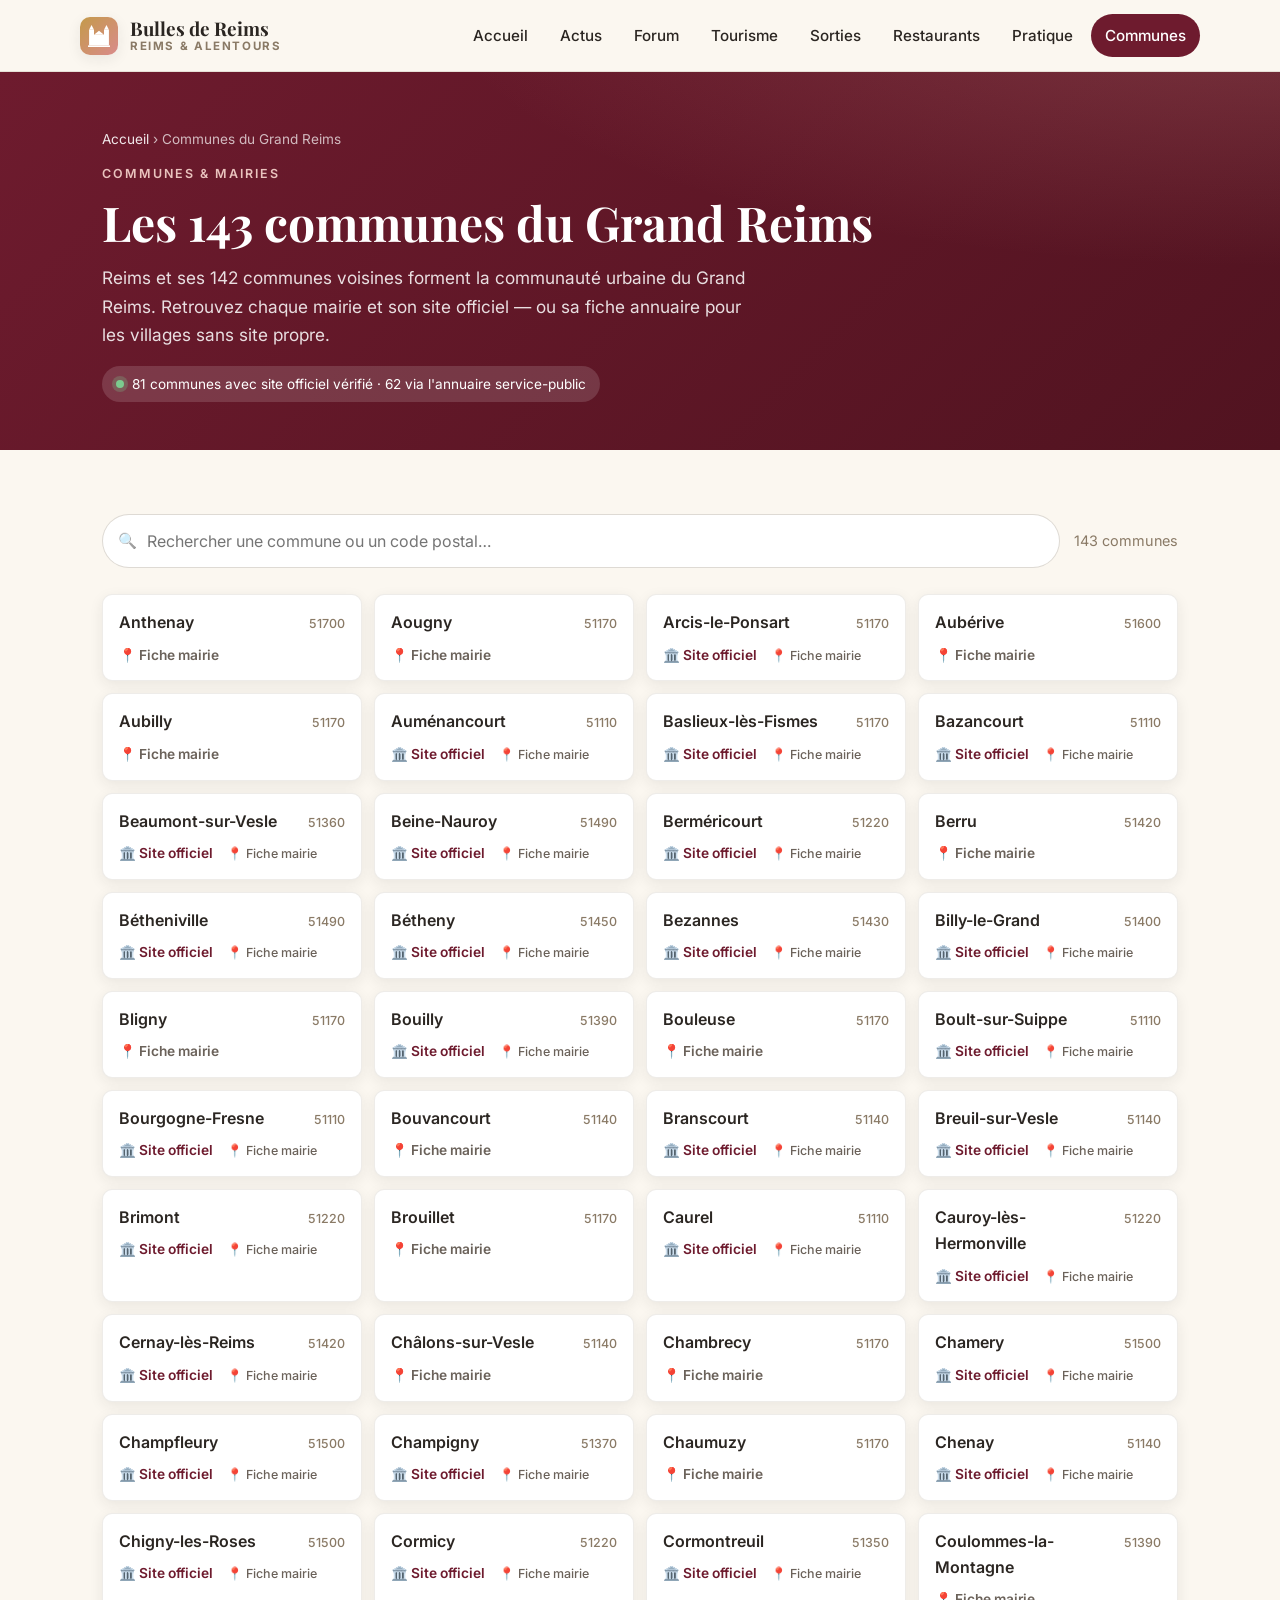
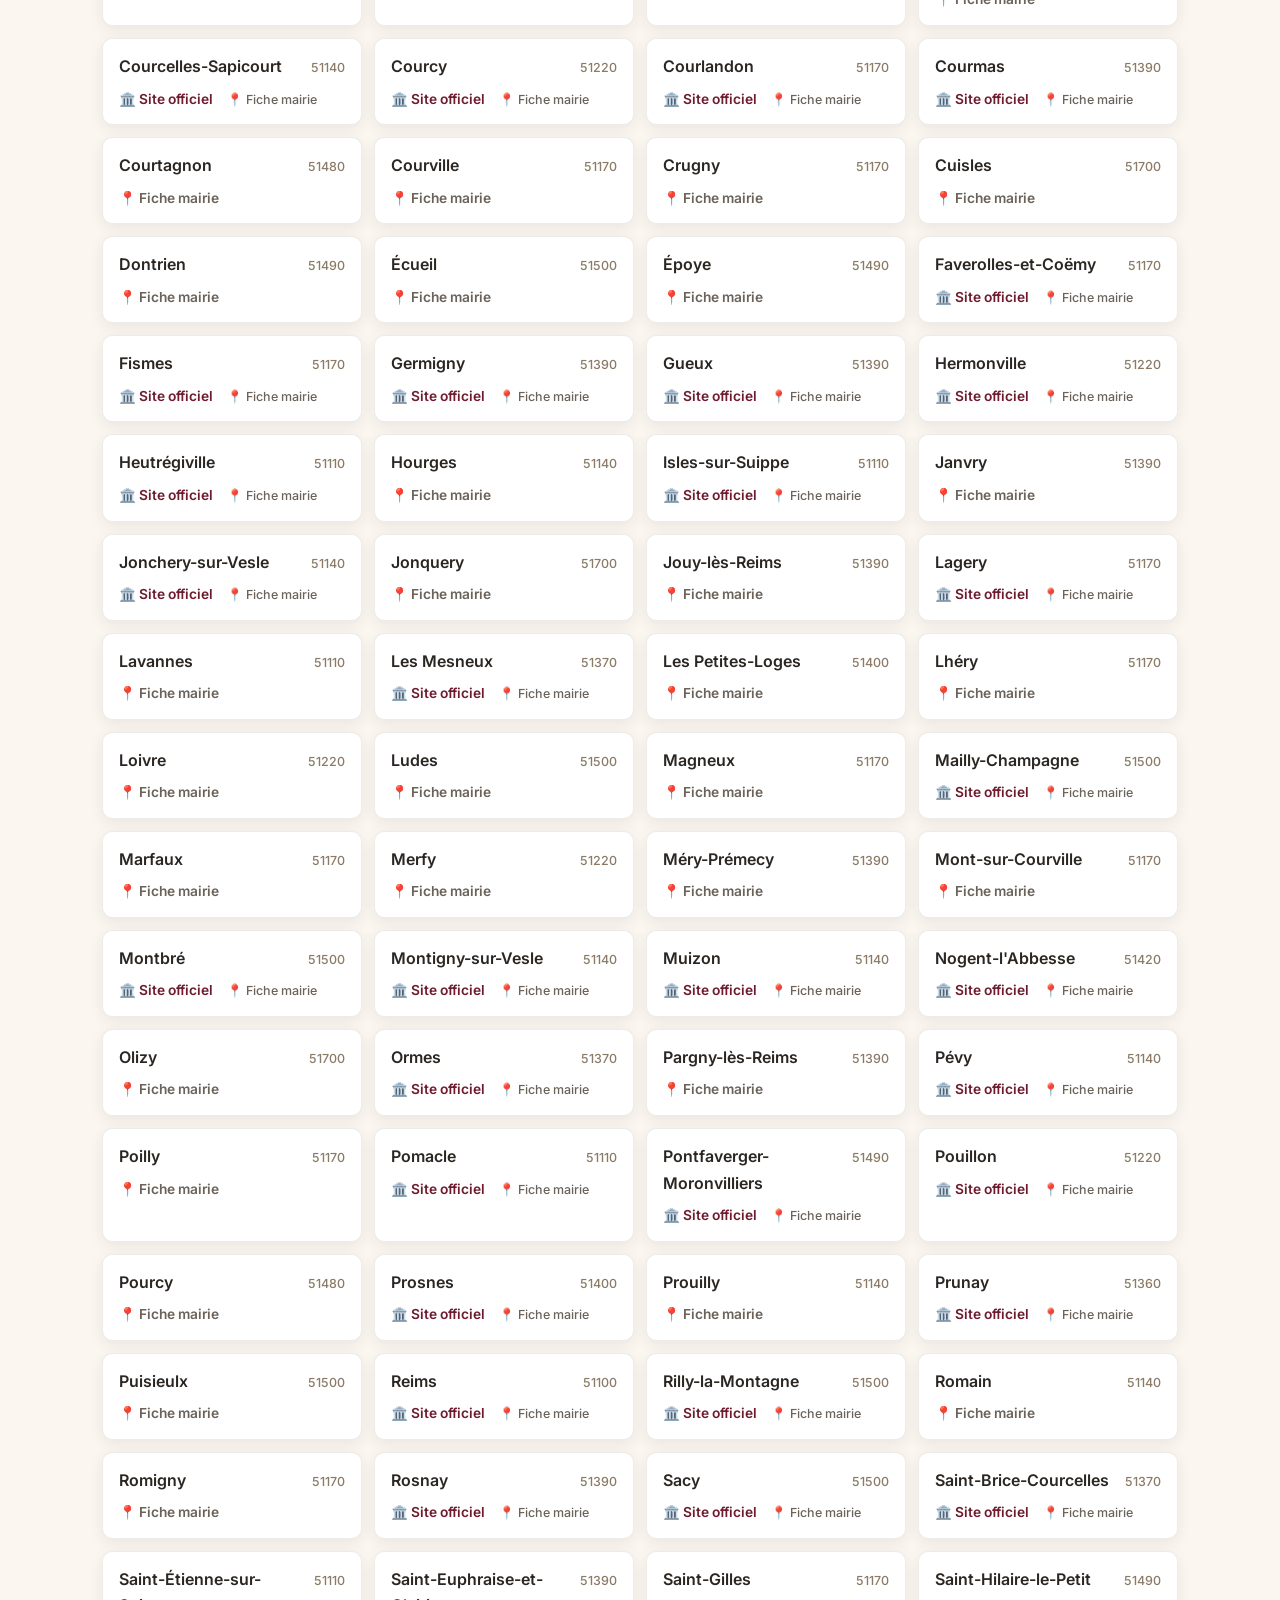
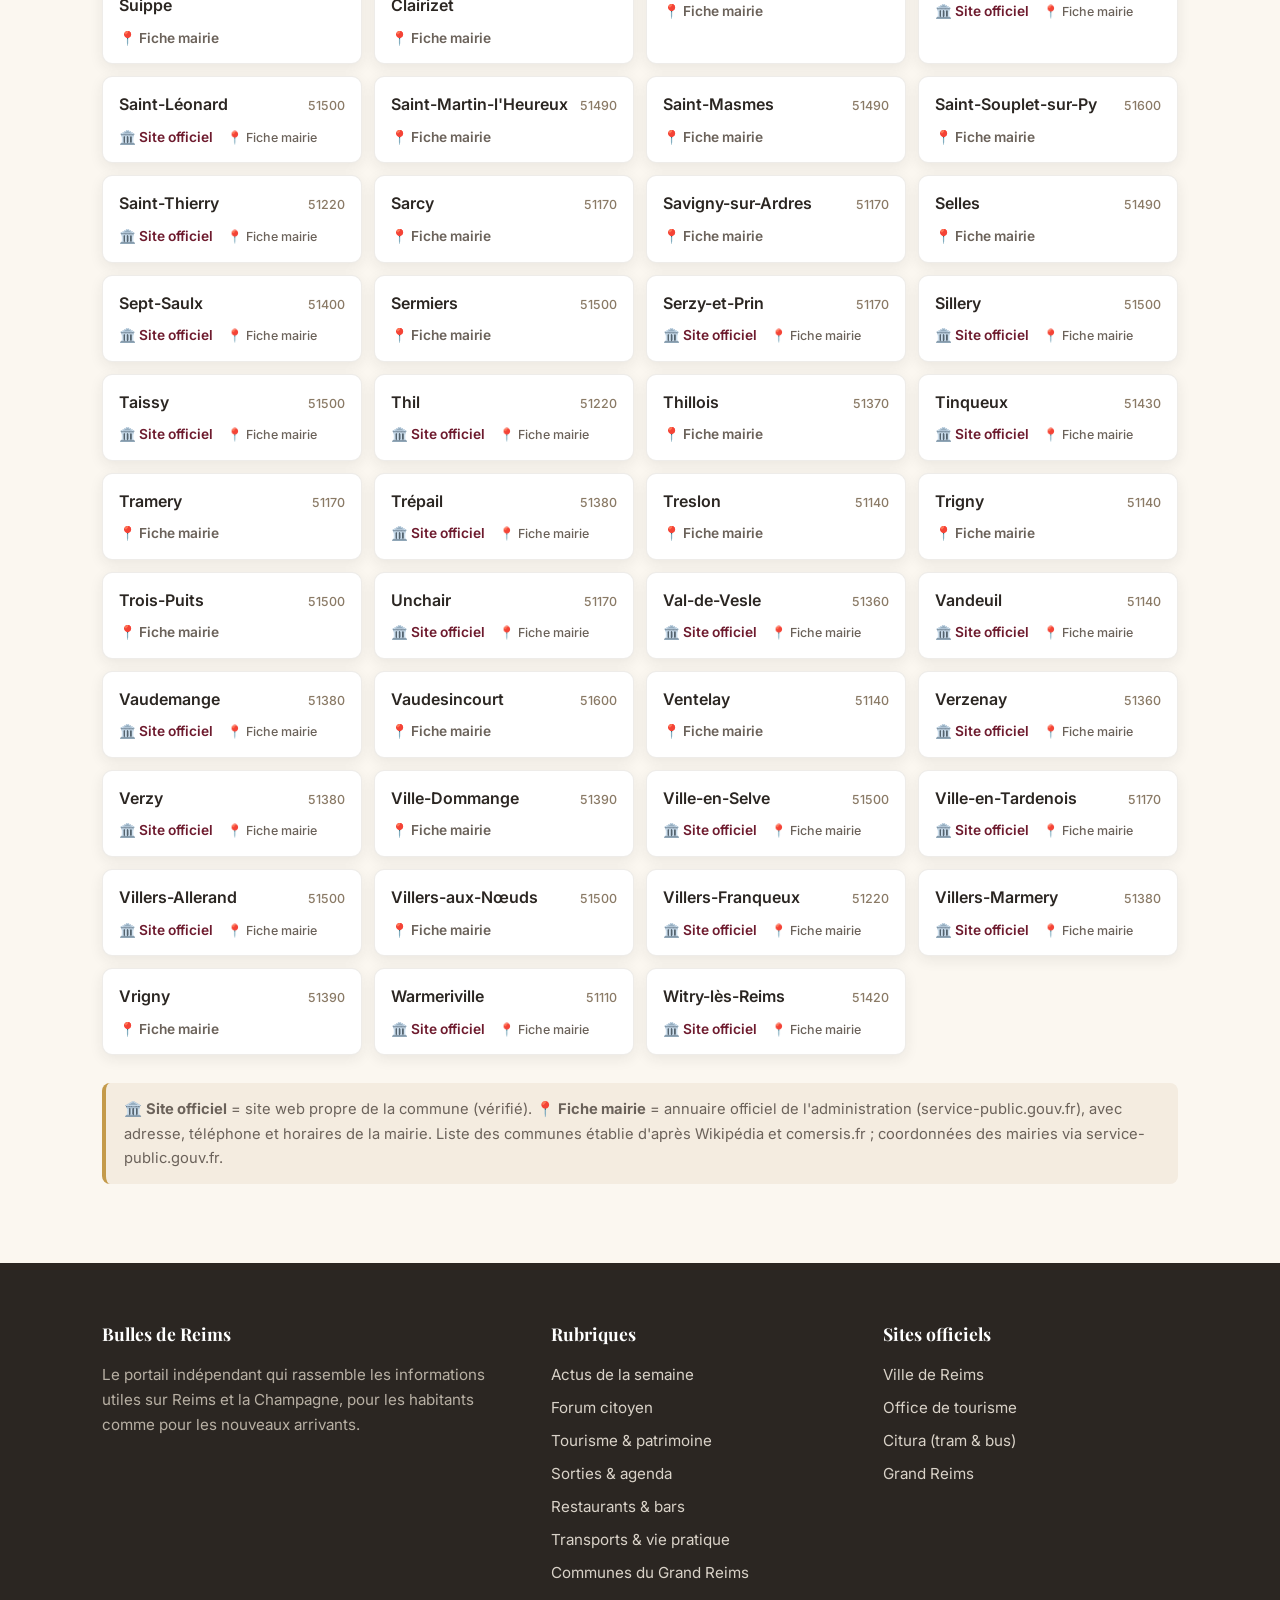
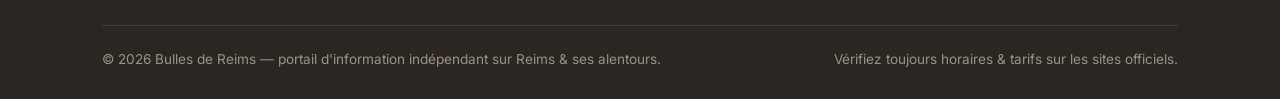
<file: communes.html>
<!DOCTYPE html>
<html lang="fr">
<head>
  <meta charset="UTF-8">
  <meta name="viewport" content="width=device-width, initial-scale=1.0">
  <title>Communes du Grand Reims — Mairies et sites officiels · Bulles de Reims</title>
  <meta name="description" content="Annuaire des 143 communes de la communauté urbaine du Grand Reims, avec le site officiel de chaque mairie et sa fiche service-public.">
  <link rel="preconnect" href="https://fonts.googleapis.com">
  <link rel="preconnect" href="https://fonts.gstatic.com" crossorigin>
  <link href="https://fonts.googleapis.com/css2?family=Playfair+Display:wght@600;700&family=Inter:wght@400;500;600&display=swap" rel="stylesheet">
  <link rel="stylesheet" href="assets/css/style.css">
</head>
<body>
  <a class="skip-link" href="#main">Aller au contenu</a>

  <header class="site-header">
    <div class="container nav">
      <a class="brand" href="index.html" aria-label="Accueil — Bulles de Reims, l'actu de Reims &amp; du Grand Reims">
        <span class="brand-mark"><svg viewBox="308 250 464 466" width="22" height="22" fill="currentColor" aria-hidden="true"><rect x="330" y="352" width="104" height="330"/><polygon points="330,352 382,250 434,352"/><rect x="646" y="352" width="104" height="330"/><polygon points="646,352 698,250 750,352"/><rect x="434" y="458" width="212" height="224"/><polygon points="434,458 540,372 646,458"/><rect x="308" y="682" width="464" height="34"/></svg></span>
        <span class="brand-text">
          <span class="brand-title">Bulles de Reims</span>
          <span class="brand-sub">Reims &amp; alentours</span>
        </span>
      </a>
      <button class="mobile-toggle" aria-label="Ouvrir le menu" aria-expanded="false"><span></span></button>
      <ul class="nav-links">
        <li><a href="index.html">Accueil</a></li>
        <li><a href="actus.html">Actus</a></li>
        <li><a href="forum.html">Forum</a></li>
        <li><a href="tourisme.html">Tourisme</a></li>
        <li><a href="sorties.html">Sorties</a></li>
        <li><a href="restaurants.html">Restaurants</a></li>
        <li><a href="pratique.html">Pratique</a></li>
        <li><a href="communes.html">Communes</a></li>
      </ul>
    </div>
  </header>

  <main id="main">
    <section class="page-hero">
      <div class="container">
        <div class="breadcrumb"><a href="index.html">Accueil</a> › Communes du Grand Reims</div>
        <span class="eyebrow">Communes &amp; mairies</span>
        <h1>Les 143 communes du Grand Reims</h1>
        <p>Reims et ses 142 communes voisines forment la communauté urbaine du Grand Reims. Retrouvez chaque mairie et son site officiel — ou sa fiche annuaire pour les villages sans site propre.</p>
        <span class="updated-banner"><span class="dot"></span> 81 communes avec site officiel vérifié · 62 via l'annuaire service-public</span>
      </div>
    </section>
    <section class="section">
      <div class="container">
        <div class="filter-bar">
          <label class="search-field">
            <input type="search" id="commune-search" placeholder="Rechercher une commune ou un code postal…" aria-label="Rechercher une commune">
          </label>
          <span class="filter-count" id="commune-count">143 communes</span>
        </div>
        <div class="commune-grid">
      <div class="commune-card" data-search="anthenay anthenay 51700">
        <div class="c-name">Anthenay<span class="c-cp">51700</span></div>
        <div class="c-links"><a class="c-link annuaire" href="https://lannuaire.service-public.gouv.fr/recherche?whoWhat=Mairie&amp;where=Anthenay%20%2851700%29" target="_blank" rel="noopener">Fiche mairie</a></div>
      </div>
      <div class="commune-card" data-search="aougny aougny 51170">
        <div class="c-name">Aougny<span class="c-cp">51170</span></div>
        <div class="c-links"><a class="c-link annuaire" href="https://lannuaire.service-public.gouv.fr/recherche?whoWhat=Mairie&amp;where=Aougny%20%2851170%29" target="_blank" rel="noopener">Fiche mairie</a></div>
      </div>
      <div class="commune-card" data-search="arcis-le-ponsart arcis-le-ponsart 51170">
        <div class="c-name">Arcis-le-Ponsart<span class="c-cp">51170</span></div>
        <div class="c-links"><a class="c-link official" href="https://arcisleponsart.fr/" target="_blank" rel="noopener">Site officiel</a>
          <a class="c-link annuaire small" href="https://lannuaire.service-public.gouv.fr/recherche?whoWhat=Mairie&amp;where=Arcis-le-Ponsart%20%2851170%29" target="_blank" rel="noopener">Fiche mairie</a></div>
      </div>
      <div class="commune-card" data-search="auberive aubérive 51600">
        <div class="c-name">Aubérive<span class="c-cp">51600</span></div>
        <div class="c-links"><a class="c-link annuaire" href="https://lannuaire.service-public.gouv.fr/recherche?whoWhat=Mairie&amp;where=Aub%C3%A9rive%20%2851600%29" target="_blank" rel="noopener">Fiche mairie</a></div>
      </div>
      <div class="commune-card" data-search="aubilly aubilly 51170">
        <div class="c-name">Aubilly<span class="c-cp">51170</span></div>
        <div class="c-links"><a class="c-link annuaire" href="https://lannuaire.service-public.gouv.fr/recherche?whoWhat=Mairie&amp;where=Aubilly%20%2851170%29" target="_blank" rel="noopener">Fiche mairie</a></div>
      </div>
      <div class="commune-card" data-search="aumenancourt auménancourt 51110">
        <div class="c-name">Auménancourt<span class="c-cp">51110</span></div>
        <div class="c-links"><a class="c-link official" href="https://www.aumenancourt.fr/" target="_blank" rel="noopener">Site officiel</a>
          <a class="c-link annuaire small" href="https://lannuaire.service-public.gouv.fr/recherche?whoWhat=Mairie&amp;where=Aum%C3%A9nancourt%20%2851110%29" target="_blank" rel="noopener">Fiche mairie</a></div>
      </div>
      <div class="commune-card" data-search="baslieux-les-fismes baslieux-lès-fismes 51170">
        <div class="c-name">Baslieux-lès-Fismes<span class="c-cp">51170</span></div>
        <div class="c-links"><a class="c-link official" href="https://baslieux-les-fismes.fr/" target="_blank" rel="noopener">Site officiel</a>
          <a class="c-link annuaire small" href="https://lannuaire.service-public.gouv.fr/recherche?whoWhat=Mairie&amp;where=Baslieux-l%C3%A8s-Fismes%20%2851170%29" target="_blank" rel="noopener">Fiche mairie</a></div>
      </div>
      <div class="commune-card" data-search="bazancourt bazancourt 51110">
        <div class="c-name">Bazancourt<span class="c-cp">51110</span></div>
        <div class="c-links"><a class="c-link official" href="https://www.bazancourt.fr/" target="_blank" rel="noopener">Site officiel</a>
          <a class="c-link annuaire small" href="https://lannuaire.service-public.gouv.fr/recherche?whoWhat=Mairie&amp;where=Bazancourt%20%2851110%29" target="_blank" rel="noopener">Fiche mairie</a></div>
      </div>
      <div class="commune-card" data-search="beaumont-sur-vesle beaumont-sur-vesle 51360">
        <div class="c-name">Beaumont-sur-Vesle<span class="c-cp">51360</span></div>
        <div class="c-links"><a class="c-link official" href="https://www.beaumontsurvesle.fr/" target="_blank" rel="noopener">Site officiel</a>
          <a class="c-link annuaire small" href="https://lannuaire.service-public.gouv.fr/recherche?whoWhat=Mairie&amp;where=Beaumont-sur-Vesle%20%2851360%29" target="_blank" rel="noopener">Fiche mairie</a></div>
      </div>
      <div class="commune-card" data-search="beine-nauroy beine-nauroy 51490">
        <div class="c-name">Beine-Nauroy<span class="c-cp">51490</span></div>
        <div class="c-links"><a class="c-link official" href="https://beine-nauroy.fr/" target="_blank" rel="noopener">Site officiel</a>
          <a class="c-link annuaire small" href="https://lannuaire.service-public.gouv.fr/recherche?whoWhat=Mairie&amp;where=Beine-Nauroy%20%2851490%29" target="_blank" rel="noopener">Fiche mairie</a></div>
      </div>
      <div class="commune-card" data-search="bermericourt berméricourt 51220">
        <div class="c-name">Berméricourt<span class="c-cp">51220</span></div>
        <div class="c-links"><a class="c-link official" href="https://bermericourt.fr/" target="_blank" rel="noopener">Site officiel</a>
          <a class="c-link annuaire small" href="https://lannuaire.service-public.gouv.fr/recherche?whoWhat=Mairie&amp;where=Berm%C3%A9ricourt%20%2851220%29" target="_blank" rel="noopener">Fiche mairie</a></div>
      </div>
      <div class="commune-card" data-search="berru berru 51420">
        <div class="c-name">Berru<span class="c-cp">51420</span></div>
        <div class="c-links"><a class="c-link annuaire" href="https://lannuaire.service-public.gouv.fr/recherche?whoWhat=Mairie&amp;where=Berru%20%2851420%29" target="_blank" rel="noopener">Fiche mairie</a></div>
      </div>
      <div class="commune-card" data-search="betheniville bétheniville 51490">
        <div class="c-name">Bétheniville<span class="c-cp">51490</span></div>
        <div class="c-links"><a class="c-link official" href="https://mairie-betheniville.fr/" target="_blank" rel="noopener">Site officiel</a>
          <a class="c-link annuaire small" href="https://lannuaire.service-public.gouv.fr/recherche?whoWhat=Mairie&amp;where=B%C3%A9theniville%20%2851490%29" target="_blank" rel="noopener">Fiche mairie</a></div>
      </div>
      <div class="commune-card" data-search="betheny bétheny 51450">
        <div class="c-name">Bétheny<span class="c-cp">51450</span></div>
        <div class="c-links"><a class="c-link official" href="https://ville-betheny.fr/" target="_blank" rel="noopener">Site officiel</a>
          <a class="c-link annuaire small" href="https://lannuaire.service-public.gouv.fr/recherche?whoWhat=Mairie&amp;where=B%C3%A9theny%20%2851450%29" target="_blank" rel="noopener">Fiche mairie</a></div>
      </div>
      <div class="commune-card" data-search="bezannes bezannes 51430">
        <div class="c-name">Bezannes<span class="c-cp">51430</span></div>
        <div class="c-links"><a class="c-link official" href="https://bezannes.fr/" target="_blank" rel="noopener">Site officiel</a>
          <a class="c-link annuaire small" href="https://lannuaire.service-public.gouv.fr/recherche?whoWhat=Mairie&amp;where=Bezannes%20%2851430%29" target="_blank" rel="noopener">Fiche mairie</a></div>
      </div>
      <div class="commune-card" data-search="billy-le-grand billy-le-grand 51400">
        <div class="c-name">Billy-le-Grand<span class="c-cp">51400</span></div>
        <div class="c-links"><a class="c-link official" href="https://www.billylegrand.fr/" target="_blank" rel="noopener">Site officiel</a>
          <a class="c-link annuaire small" href="https://lannuaire.service-public.gouv.fr/recherche?whoWhat=Mairie&amp;where=Billy-le-Grand%20%2851400%29" target="_blank" rel="noopener">Fiche mairie</a></div>
      </div>
      <div class="commune-card" data-search="bligny bligny 51170">
        <div class="c-name">Bligny<span class="c-cp">51170</span></div>
        <div class="c-links"><a class="c-link annuaire" href="https://lannuaire.service-public.gouv.fr/recherche?whoWhat=Mairie&amp;where=Bligny%20%2851170%29" target="_blank" rel="noopener">Fiche mairie</a></div>
      </div>
      <div class="commune-card" data-search="bouilly bouilly 51390">
        <div class="c-name">Bouilly<span class="c-cp">51390</span></div>
        <div class="c-links"><a class="c-link official" href="https://www.bouilly51.fr/" target="_blank" rel="noopener">Site officiel</a>
          <a class="c-link annuaire small" href="https://lannuaire.service-public.gouv.fr/recherche?whoWhat=Mairie&amp;where=Bouilly%20%2851390%29" target="_blank" rel="noopener">Fiche mairie</a></div>
      </div>
      <div class="commune-card" data-search="bouleuse bouleuse 51170">
        <div class="c-name">Bouleuse<span class="c-cp">51170</span></div>
        <div class="c-links"><a class="c-link annuaire" href="https://lannuaire.service-public.gouv.fr/recherche?whoWhat=Mairie&amp;where=Bouleuse%20%2851170%29" target="_blank" rel="noopener">Fiche mairie</a></div>
      </div>
      <div class="commune-card" data-search="boult-sur-suippe boult-sur-suippe 51110">
        <div class="c-name">Boult-sur-Suippe<span class="c-cp">51110</span></div>
        <div class="c-links"><a class="c-link official" href="https://www.boultsursuippe.fr/" target="_blank" rel="noopener">Site officiel</a>
          <a class="c-link annuaire small" href="https://lannuaire.service-public.gouv.fr/recherche?whoWhat=Mairie&amp;where=Boult-sur-Suippe%20%2851110%29" target="_blank" rel="noopener">Fiche mairie</a></div>
      </div>
      <div class="commune-card" data-search="bourgogne-fresne bourgogne-fresne 51110">
        <div class="c-name">Bourgogne-Fresne<span class="c-cp">51110</span></div>
        <div class="c-links"><a class="c-link official" href="https://www.bourgogne-fresne.fr/" target="_blank" rel="noopener">Site officiel</a>
          <a class="c-link annuaire small" href="https://lannuaire.service-public.gouv.fr/recherche?whoWhat=Mairie&amp;where=Bourgogne-Fresne%20%2851110%29" target="_blank" rel="noopener">Fiche mairie</a></div>
      </div>
      <div class="commune-card" data-search="bouvancourt bouvancourt 51140">
        <div class="c-name">Bouvancourt<span class="c-cp">51140</span></div>
        <div class="c-links"><a class="c-link annuaire" href="https://lannuaire.service-public.gouv.fr/recherche?whoWhat=Mairie&amp;where=Bouvancourt%20%2851140%29" target="_blank" rel="noopener">Fiche mairie</a></div>
      </div>
      <div class="commune-card" data-search="branscourt branscourt 51140">
        <div class="c-name">Branscourt<span class="c-cp">51140</span></div>
        <div class="c-links"><a class="c-link official" href="https://branscourt.fr/" target="_blank" rel="noopener">Site officiel</a>
          <a class="c-link annuaire small" href="https://lannuaire.service-public.gouv.fr/recherche?whoWhat=Mairie&amp;where=Branscourt%20%2851140%29" target="_blank" rel="noopener">Fiche mairie</a></div>
      </div>
      <div class="commune-card" data-search="breuil-sur-vesle breuil-sur-vesle 51140">
        <div class="c-name">Breuil-sur-Vesle<span class="c-cp">51140</span></div>
        <div class="c-links"><a class="c-link official" href="http://breuilsurvesle.fr/" target="_blank" rel="noopener">Site officiel</a>
          <a class="c-link annuaire small" href="https://lannuaire.service-public.gouv.fr/recherche?whoWhat=Mairie&amp;where=Breuil-sur-Vesle%20%2851140%29" target="_blank" rel="noopener">Fiche mairie</a></div>
      </div>
      <div class="commune-card" data-search="brimont brimont 51220">
        <div class="c-name">Brimont<span class="c-cp">51220</span></div>
        <div class="c-links"><a class="c-link official" href="https://www.brimont.fr/" target="_blank" rel="noopener">Site officiel</a>
          <a class="c-link annuaire small" href="https://lannuaire.service-public.gouv.fr/recherche?whoWhat=Mairie&amp;where=Brimont%20%2851220%29" target="_blank" rel="noopener">Fiche mairie</a></div>
      </div>
      <div class="commune-card" data-search="brouillet brouillet 51170">
        <div class="c-name">Brouillet<span class="c-cp">51170</span></div>
        <div class="c-links"><a class="c-link annuaire" href="https://lannuaire.service-public.gouv.fr/recherche?whoWhat=Mairie&amp;where=Brouillet%20%2851170%29" target="_blank" rel="noopener">Fiche mairie</a></div>
      </div>
      <div class="commune-card" data-search="caurel caurel 51110">
        <div class="c-name">Caurel<span class="c-cp">51110</span></div>
        <div class="c-links"><a class="c-link official" href="https://www.caurel51.fr/" target="_blank" rel="noopener">Site officiel</a>
          <a class="c-link annuaire small" href="https://lannuaire.service-public.gouv.fr/recherche?whoWhat=Mairie&amp;where=Caurel%20%2851110%29" target="_blank" rel="noopener">Fiche mairie</a></div>
      </div>
      <div class="commune-card" data-search="cauroy-les-hermonville cauroy-lès-hermonville 51220">
        <div class="c-name">Cauroy-lès-Hermonville<span class="c-cp">51220</span></div>
        <div class="c-links"><a class="c-link official" href="https://www.cauroy-les-hermonville.fr/" target="_blank" rel="noopener">Site officiel</a>
          <a class="c-link annuaire small" href="https://lannuaire.service-public.gouv.fr/recherche?whoWhat=Mairie&amp;where=Cauroy-l%C3%A8s-Hermonville%20%2851220%29" target="_blank" rel="noopener">Fiche mairie</a></div>
      </div>
      <div class="commune-card" data-search="cernay-les-reims cernay-lès-reims 51420">
        <div class="c-name">Cernay-lès-Reims<span class="c-cp">51420</span></div>
        <div class="c-links"><a class="c-link official" href="https://cernay-les-reims.fr/" target="_blank" rel="noopener">Site officiel</a>
          <a class="c-link annuaire small" href="https://lannuaire.service-public.gouv.fr/recherche?whoWhat=Mairie&amp;where=Cernay-l%C3%A8s-Reims%20%2851420%29" target="_blank" rel="noopener">Fiche mairie</a></div>
      </div>
      <div class="commune-card" data-search="chalons-sur-vesle châlons-sur-vesle 51140">
        <div class="c-name">Châlons-sur-Vesle<span class="c-cp">51140</span></div>
        <div class="c-links"><a class="c-link annuaire" href="https://lannuaire.service-public.gouv.fr/recherche?whoWhat=Mairie&amp;where=Ch%C3%A2lons-sur-Vesle%20%2851140%29" target="_blank" rel="noopener">Fiche mairie</a></div>
      </div>
      <div class="commune-card" data-search="chambrecy chambrecy 51170">
        <div class="c-name">Chambrecy<span class="c-cp">51170</span></div>
        <div class="c-links"><a class="c-link annuaire" href="https://lannuaire.service-public.gouv.fr/recherche?whoWhat=Mairie&amp;where=Chambrecy%20%2851170%29" target="_blank" rel="noopener">Fiche mairie</a></div>
      </div>
      <div class="commune-card" data-search="chamery chamery 51500">
        <div class="c-name">Chamery<span class="c-cp">51500</span></div>
        <div class="c-links"><a class="c-link official" href="https://www.chamery.fr/" target="_blank" rel="noopener">Site officiel</a>
          <a class="c-link annuaire small" href="https://lannuaire.service-public.gouv.fr/recherche?whoWhat=Mairie&amp;where=Chamery%20%2851500%29" target="_blank" rel="noopener">Fiche mairie</a></div>
      </div>
      <div class="commune-card" data-search="champfleury champfleury 51500">
        <div class="c-name">Champfleury<span class="c-cp">51500</span></div>
        <div class="c-links"><a class="c-link official" href="https://www.champfleury.fr/" target="_blank" rel="noopener">Site officiel</a>
          <a class="c-link annuaire small" href="https://lannuaire.service-public.gouv.fr/recherche?whoWhat=Mairie&amp;where=Champfleury%20%2851500%29" target="_blank" rel="noopener">Fiche mairie</a></div>
      </div>
      <div class="commune-card" data-search="champigny champigny 51370">
        <div class="c-name">Champigny<span class="c-cp">51370</span></div>
        <div class="c-links"><a class="c-link official" href="https://www.champigny51.fr/" target="_blank" rel="noopener">Site officiel</a>
          <a class="c-link annuaire small" href="https://lannuaire.service-public.gouv.fr/recherche?whoWhat=Mairie&amp;where=Champigny%20%2851370%29" target="_blank" rel="noopener">Fiche mairie</a></div>
      </div>
      <div class="commune-card" data-search="chaumuzy chaumuzy 51170">
        <div class="c-name">Chaumuzy<span class="c-cp">51170</span></div>
        <div class="c-links"><a class="c-link annuaire" href="https://lannuaire.service-public.gouv.fr/recherche?whoWhat=Mairie&amp;where=Chaumuzy%20%2851170%29" target="_blank" rel="noopener">Fiche mairie</a></div>
      </div>
      <div class="commune-card" data-search="chenay chenay 51140">
        <div class="c-name">Chenay<span class="c-cp">51140</span></div>
        <div class="c-links"><a class="c-link official" href="https://www.chenay.fr/" target="_blank" rel="noopener">Site officiel</a>
          <a class="c-link annuaire small" href="https://lannuaire.service-public.gouv.fr/recherche?whoWhat=Mairie&amp;where=Chenay%20%2851140%29" target="_blank" rel="noopener">Fiche mairie</a></div>
      </div>
      <div class="commune-card" data-search="chigny-les-roses chigny-les-roses 51500">
        <div class="c-name">Chigny-les-Roses<span class="c-cp">51500</span></div>
        <div class="c-links"><a class="c-link official" href="https://chignylesroses.fr/" target="_blank" rel="noopener">Site officiel</a>
          <a class="c-link annuaire small" href="https://lannuaire.service-public.gouv.fr/recherche?whoWhat=Mairie&amp;where=Chigny-les-Roses%20%2851500%29" target="_blank" rel="noopener">Fiche mairie</a></div>
      </div>
      <div class="commune-card" data-search="cormicy cormicy 51220">
        <div class="c-name">Cormicy<span class="c-cp">51220</span></div>
        <div class="c-links"><a class="c-link official" href="https://www.cormicy.fr/" target="_blank" rel="noopener">Site officiel</a>
          <a class="c-link annuaire small" href="https://lannuaire.service-public.gouv.fr/recherche?whoWhat=Mairie&amp;where=Cormicy%20%2851220%29" target="_blank" rel="noopener">Fiche mairie</a></div>
      </div>
      <div class="commune-card" data-search="cormontreuil cormontreuil 51350">
        <div class="c-name">Cormontreuil<span class="c-cp">51350</span></div>
        <div class="c-links"><a class="c-link official" href="https://www.cormontreuil.fr/" target="_blank" rel="noopener">Site officiel</a>
          <a class="c-link annuaire small" href="https://lannuaire.service-public.gouv.fr/recherche?whoWhat=Mairie&amp;where=Cormontreuil%20%2851350%29" target="_blank" rel="noopener">Fiche mairie</a></div>
      </div>
      <div class="commune-card" data-search="coulommes-la-montagne coulommes-la-montagne 51390">
        <div class="c-name">Coulommes-la-Montagne<span class="c-cp">51390</span></div>
        <div class="c-links"><a class="c-link annuaire" href="https://lannuaire.service-public.gouv.fr/recherche?whoWhat=Mairie&amp;where=Coulommes-la-Montagne%20%2851390%29" target="_blank" rel="noopener">Fiche mairie</a></div>
      </div>
      <div class="commune-card" data-search="courcelles-sapicourt courcelles-sapicourt 51140">
        <div class="c-name">Courcelles-Sapicourt<span class="c-cp">51140</span></div>
        <div class="c-links"><a class="c-link official" href="https://www.courcelles-sapicourt.fr/" target="_blank" rel="noopener">Site officiel</a>
          <a class="c-link annuaire small" href="https://lannuaire.service-public.gouv.fr/recherche?whoWhat=Mairie&amp;where=Courcelles-Sapicourt%20%2851140%29" target="_blank" rel="noopener">Fiche mairie</a></div>
      </div>
      <div class="commune-card" data-search="courcy courcy 51220">
        <div class="c-name">Courcy<span class="c-cp">51220</span></div>
        <div class="c-links"><a class="c-link official" href="https://commune-de-courcy.fr/" target="_blank" rel="noopener">Site officiel</a>
          <a class="c-link annuaire small" href="https://lannuaire.service-public.gouv.fr/recherche?whoWhat=Mairie&amp;where=Courcy%20%2851220%29" target="_blank" rel="noopener">Fiche mairie</a></div>
      </div>
      <div class="commune-card" data-search="courlandon courlandon 51170">
        <div class="c-name">Courlandon<span class="c-cp">51170</span></div>
        <div class="c-links"><a class="c-link official" href="https://www.courlandon.fr/" target="_blank" rel="noopener">Site officiel</a>
          <a class="c-link annuaire small" href="https://lannuaire.service-public.gouv.fr/recherche?whoWhat=Mairie&amp;where=Courlandon%20%2851170%29" target="_blank" rel="noopener">Fiche mairie</a></div>
      </div>
      <div class="commune-card" data-search="courmas courmas 51390">
        <div class="c-name">Courmas<span class="c-cp">51390</span></div>
        <div class="c-links"><a class="c-link official" href="https://www.courmas.fr/" target="_blank" rel="noopener">Site officiel</a>
          <a class="c-link annuaire small" href="https://lannuaire.service-public.gouv.fr/recherche?whoWhat=Mairie&amp;where=Courmas%20%2851390%29" target="_blank" rel="noopener">Fiche mairie</a></div>
      </div>
      <div class="commune-card" data-search="courtagnon courtagnon 51480">
        <div class="c-name">Courtagnon<span class="c-cp">51480</span></div>
        <div class="c-links"><a class="c-link annuaire" href="https://lannuaire.service-public.gouv.fr/recherche?whoWhat=Mairie&amp;where=Courtagnon%20%2851480%29" target="_blank" rel="noopener">Fiche mairie</a></div>
      </div>
      <div class="commune-card" data-search="courville courville 51170">
        <div class="c-name">Courville<span class="c-cp">51170</span></div>
        <div class="c-links"><a class="c-link annuaire" href="https://lannuaire.service-public.gouv.fr/recherche?whoWhat=Mairie&amp;where=Courville%20%2851170%29" target="_blank" rel="noopener">Fiche mairie</a></div>
      </div>
      <div class="commune-card" data-search="crugny crugny 51170">
        <div class="c-name">Crugny<span class="c-cp">51170</span></div>
        <div class="c-links"><a class="c-link annuaire" href="https://lannuaire.service-public.gouv.fr/recherche?whoWhat=Mairie&amp;where=Crugny%20%2851170%29" target="_blank" rel="noopener">Fiche mairie</a></div>
      </div>
      <div class="commune-card" data-search="cuisles cuisles 51700">
        <div class="c-name">Cuisles<span class="c-cp">51700</span></div>
        <div class="c-links"><a class="c-link annuaire" href="https://lannuaire.service-public.gouv.fr/recherche?whoWhat=Mairie&amp;where=Cuisles%20%2851700%29" target="_blank" rel="noopener">Fiche mairie</a></div>
      </div>
      <div class="commune-card" data-search="dontrien dontrien 51490">
        <div class="c-name">Dontrien<span class="c-cp">51490</span></div>
        <div class="c-links"><a class="c-link annuaire" href="https://lannuaire.service-public.gouv.fr/recherche?whoWhat=Mairie&amp;where=Dontrien%20%2851490%29" target="_blank" rel="noopener">Fiche mairie</a></div>
      </div>
      <div class="commune-card" data-search="ecueil écueil 51500">
        <div class="c-name">Écueil<span class="c-cp">51500</span></div>
        <div class="c-links"><a class="c-link annuaire" href="https://lannuaire.service-public.gouv.fr/recherche?whoWhat=Mairie&amp;where=%C3%89cueil%20%2851500%29" target="_blank" rel="noopener">Fiche mairie</a></div>
      </div>
      <div class="commune-card" data-search="epoye époye 51490">
        <div class="c-name">Époye<span class="c-cp">51490</span></div>
        <div class="c-links"><a class="c-link annuaire" href="https://lannuaire.service-public.gouv.fr/recherche?whoWhat=Mairie&amp;where=%C3%89poye%20%2851490%29" target="_blank" rel="noopener">Fiche mairie</a></div>
      </div>
      <div class="commune-card" data-search="faverolles-et-coemy faverolles-et-coëmy 51170">
        <div class="c-name">Faverolles-et-Coëmy<span class="c-cp">51170</span></div>
        <div class="c-links"><a class="c-link official" href="https://faverolles-et-coemy.fr/" target="_blank" rel="noopener">Site officiel</a>
          <a class="c-link annuaire small" href="https://lannuaire.service-public.gouv.fr/recherche?whoWhat=Mairie&amp;where=Faverolles-et-Co%C3%ABmy%20%2851170%29" target="_blank" rel="noopener">Fiche mairie</a></div>
      </div>
      <div class="commune-card" data-search="fismes fismes 51170">
        <div class="c-name">Fismes<span class="c-cp">51170</span></div>
        <div class="c-links"><a class="c-link official" href="https://www.fismes.fr/" target="_blank" rel="noopener">Site officiel</a>
          <a class="c-link annuaire small" href="https://lannuaire.service-public.gouv.fr/recherche?whoWhat=Mairie&amp;where=Fismes%20%2851170%29" target="_blank" rel="noopener">Fiche mairie</a></div>
      </div>
      <div class="commune-card" data-search="germigny germigny 51390">
        <div class="c-name">Germigny<span class="c-cp">51390</span></div>
        <div class="c-links"><a class="c-link official" href="https://www.germigny51.fr/" target="_blank" rel="noopener">Site officiel</a>
          <a class="c-link annuaire small" href="https://lannuaire.service-public.gouv.fr/recherche?whoWhat=Mairie&amp;where=Germigny%20%2851390%29" target="_blank" rel="noopener">Fiche mairie</a></div>
      </div>
      <div class="commune-card" data-search="gueux gueux 51390">
        <div class="c-name">Gueux<span class="c-cp">51390</span></div>
        <div class="c-links"><a class="c-link official" href="https://gueux.fr/" target="_blank" rel="noopener">Site officiel</a>
          <a class="c-link annuaire small" href="https://lannuaire.service-public.gouv.fr/recherche?whoWhat=Mairie&amp;where=Gueux%20%2851390%29" target="_blank" rel="noopener">Fiche mairie</a></div>
      </div>
      <div class="commune-card" data-search="hermonville hermonville 51220">
        <div class="c-name">Hermonville<span class="c-cp">51220</span></div>
        <div class="c-links"><a class="c-link official" href="https://hermonville.fr/" target="_blank" rel="noopener">Site officiel</a>
          <a class="c-link annuaire small" href="https://lannuaire.service-public.gouv.fr/recherche?whoWhat=Mairie&amp;where=Hermonville%20%2851220%29" target="_blank" rel="noopener">Fiche mairie</a></div>
      </div>
      <div class="commune-card" data-search="heutregiville heutrégiville 51110">
        <div class="c-name">Heutrégiville<span class="c-cp">51110</span></div>
        <div class="c-links"><a class="c-link official" href="https://www.mairieheutregiville.fr/" target="_blank" rel="noopener">Site officiel</a>
          <a class="c-link annuaire small" href="https://lannuaire.service-public.gouv.fr/recherche?whoWhat=Mairie&amp;where=Heutr%C3%A9giville%20%2851110%29" target="_blank" rel="noopener">Fiche mairie</a></div>
      </div>
      <div class="commune-card" data-search="hourges hourges 51140">
        <div class="c-name">Hourges<span class="c-cp">51140</span></div>
        <div class="c-links"><a class="c-link annuaire" href="https://lannuaire.service-public.gouv.fr/recherche?whoWhat=Mairie&amp;where=Hourges%20%2851140%29" target="_blank" rel="noopener">Fiche mairie</a></div>
      </div>
      <div class="commune-card" data-search="isles-sur-suippe isles-sur-suippe 51110">
        <div class="c-name">Isles-sur-Suippe<span class="c-cp">51110</span></div>
        <div class="c-links"><a class="c-link official" href="https://isles-sur-suippe.fr/" target="_blank" rel="noopener">Site officiel</a>
          <a class="c-link annuaire small" href="https://lannuaire.service-public.gouv.fr/recherche?whoWhat=Mairie&amp;where=Isles-sur-Suippe%20%2851110%29" target="_blank" rel="noopener">Fiche mairie</a></div>
      </div>
      <div class="commune-card" data-search="janvry janvry 51390">
        <div class="c-name">Janvry<span class="c-cp">51390</span></div>
        <div class="c-links"><a class="c-link annuaire" href="https://lannuaire.service-public.gouv.fr/recherche?whoWhat=Mairie&amp;where=Janvry%20%2851390%29" target="_blank" rel="noopener">Fiche mairie</a></div>
      </div>
      <div class="commune-card" data-search="jonchery-sur-vesle jonchery-sur-vesle 51140">
        <div class="c-name">Jonchery-sur-Vesle<span class="c-cp">51140</span></div>
        <div class="c-links"><a class="c-link official" href="https://joncherysurvesle.com/" target="_blank" rel="noopener">Site officiel</a>
          <a class="c-link annuaire small" href="https://lannuaire.service-public.gouv.fr/recherche?whoWhat=Mairie&amp;where=Jonchery-sur-Vesle%20%2851140%29" target="_blank" rel="noopener">Fiche mairie</a></div>
      </div>
      <div class="commune-card" data-search="jonquery jonquery 51700">
        <div class="c-name">Jonquery<span class="c-cp">51700</span></div>
        <div class="c-links"><a class="c-link annuaire" href="https://lannuaire.service-public.gouv.fr/recherche?whoWhat=Mairie&amp;where=Jonquery%20%2851700%29" target="_blank" rel="noopener">Fiche mairie</a></div>
      </div>
      <div class="commune-card" data-search="jouy-les-reims jouy-lès-reims 51390">
        <div class="c-name">Jouy-lès-Reims<span class="c-cp">51390</span></div>
        <div class="c-links"><a class="c-link annuaire" href="https://lannuaire.service-public.gouv.fr/recherche?whoWhat=Mairie&amp;where=Jouy-l%C3%A8s-Reims%20%2851390%29" target="_blank" rel="noopener">Fiche mairie</a></div>
      </div>
      <div class="commune-card" data-search="lagery lagery 51170">
        <div class="c-name">Lagery<span class="c-cp">51170</span></div>
        <div class="c-links"><a class="c-link official" href="https://www.lagery.fr/" target="_blank" rel="noopener">Site officiel</a>
          <a class="c-link annuaire small" href="https://lannuaire.service-public.gouv.fr/recherche?whoWhat=Mairie&amp;where=Lagery%20%2851170%29" target="_blank" rel="noopener">Fiche mairie</a></div>
      </div>
      <div class="commune-card" data-search="lavannes lavannes 51110">
        <div class="c-name">Lavannes<span class="c-cp">51110</span></div>
        <div class="c-links"><a class="c-link annuaire" href="https://lannuaire.service-public.gouv.fr/recherche?whoWhat=Mairie&amp;where=Lavannes%20%2851110%29" target="_blank" rel="noopener">Fiche mairie</a></div>
      </div>
      <div class="commune-card" data-search="les mesneux les mesneux 51370">
        <div class="c-name">Les Mesneux<span class="c-cp">51370</span></div>
        <div class="c-links"><a class="c-link official" href="https://mairie-lesmesneux.fr/" target="_blank" rel="noopener">Site officiel</a>
          <a class="c-link annuaire small" href="https://lannuaire.service-public.gouv.fr/recherche?whoWhat=Mairie&amp;where=Les%20Mesneux%20%2851370%29" target="_blank" rel="noopener">Fiche mairie</a></div>
      </div>
      <div class="commune-card" data-search="les petites-loges les petites-loges 51400">
        <div class="c-name">Les Petites-Loges<span class="c-cp">51400</span></div>
        <div class="c-links"><a class="c-link annuaire" href="https://lannuaire.service-public.gouv.fr/recherche?whoWhat=Mairie&amp;where=Les%20Petites-Loges%20%2851400%29" target="_blank" rel="noopener">Fiche mairie</a></div>
      </div>
      <div class="commune-card" data-search="lhery lhéry 51170">
        <div class="c-name">Lhéry<span class="c-cp">51170</span></div>
        <div class="c-links"><a class="c-link annuaire" href="https://lannuaire.service-public.gouv.fr/recherche?whoWhat=Mairie&amp;where=Lh%C3%A9ry%20%2851170%29" target="_blank" rel="noopener">Fiche mairie</a></div>
      </div>
      <div class="commune-card" data-search="loivre loivre 51220">
        <div class="c-name">Loivre<span class="c-cp">51220</span></div>
        <div class="c-links"><a class="c-link annuaire" href="https://lannuaire.service-public.gouv.fr/recherche?whoWhat=Mairie&amp;where=Loivre%20%2851220%29" target="_blank" rel="noopener">Fiche mairie</a></div>
      </div>
      <div class="commune-card" data-search="ludes ludes 51500">
        <div class="c-name">Ludes<span class="c-cp">51500</span></div>
        <div class="c-links"><a class="c-link annuaire" href="https://lannuaire.service-public.gouv.fr/recherche?whoWhat=Mairie&amp;where=Ludes%20%2851500%29" target="_blank" rel="noopener">Fiche mairie</a></div>
      </div>
      <div class="commune-card" data-search="magneux magneux 51170">
        <div class="c-name">Magneux<span class="c-cp">51170</span></div>
        <div class="c-links"><a class="c-link annuaire" href="https://lannuaire.service-public.gouv.fr/recherche?whoWhat=Mairie&amp;where=Magneux%20%2851170%29" target="_blank" rel="noopener">Fiche mairie</a></div>
      </div>
      <div class="commune-card" data-search="mailly-champagne mailly-champagne 51500">
        <div class="c-name">Mailly-Champagne<span class="c-cp">51500</span></div>
        <div class="c-links"><a class="c-link official" href="https://www.mailly-champagne.fr/" target="_blank" rel="noopener">Site officiel</a>
          <a class="c-link annuaire small" href="https://lannuaire.service-public.gouv.fr/recherche?whoWhat=Mairie&amp;where=Mailly-Champagne%20%2851500%29" target="_blank" rel="noopener">Fiche mairie</a></div>
      </div>
      <div class="commune-card" data-search="marfaux marfaux 51170">
        <div class="c-name">Marfaux<span class="c-cp">51170</span></div>
        <div class="c-links"><a class="c-link annuaire" href="https://lannuaire.service-public.gouv.fr/recherche?whoWhat=Mairie&amp;where=Marfaux%20%2851170%29" target="_blank" rel="noopener">Fiche mairie</a></div>
      </div>
      <div class="commune-card" data-search="merfy merfy 51220">
        <div class="c-name">Merfy<span class="c-cp">51220</span></div>
        <div class="c-links"><a class="c-link annuaire" href="https://lannuaire.service-public.gouv.fr/recherche?whoWhat=Mairie&amp;where=Merfy%20%2851220%29" target="_blank" rel="noopener">Fiche mairie</a></div>
      </div>
      <div class="commune-card" data-search="mery-premecy méry-prémecy 51390">
        <div class="c-name">Méry-Prémecy<span class="c-cp">51390</span></div>
        <div class="c-links"><a class="c-link annuaire" href="https://lannuaire.service-public.gouv.fr/recherche?whoWhat=Mairie&amp;where=M%C3%A9ry-Pr%C3%A9mecy%20%2851390%29" target="_blank" rel="noopener">Fiche mairie</a></div>
      </div>
      <div class="commune-card" data-search="mont-sur-courville mont-sur-courville 51170">
        <div class="c-name">Mont-sur-Courville<span class="c-cp">51170</span></div>
        <div class="c-links"><a class="c-link annuaire" href="https://lannuaire.service-public.gouv.fr/recherche?whoWhat=Mairie&amp;where=Mont-sur-Courville%20%2851170%29" target="_blank" rel="noopener">Fiche mairie</a></div>
      </div>
      <div class="commune-card" data-search="montbre montbré 51500">
        <div class="c-name">Montbré<span class="c-cp">51500</span></div>
        <div class="c-links"><a class="c-link official" href="https://www.montbre.fr/" target="_blank" rel="noopener">Site officiel</a>
          <a class="c-link annuaire small" href="https://lannuaire.service-public.gouv.fr/recherche?whoWhat=Mairie&amp;where=Montbr%C3%A9%20%2851500%29" target="_blank" rel="noopener">Fiche mairie</a></div>
      </div>
      <div class="commune-card" data-search="montigny-sur-vesle montigny-sur-vesle 51140">
        <div class="c-name">Montigny-sur-Vesle<span class="c-cp">51140</span></div>
        <div class="c-links"><a class="c-link official" href="https://www.montigny-sur-vesle.fr/" target="_blank" rel="noopener">Site officiel</a>
          <a class="c-link annuaire small" href="https://lannuaire.service-public.gouv.fr/recherche?whoWhat=Mairie&amp;where=Montigny-sur-Vesle%20%2851140%29" target="_blank" rel="noopener">Fiche mairie</a></div>
      </div>
      <div class="commune-card" data-search="muizon muizon 51140">
        <div class="c-name">Muizon<span class="c-cp">51140</span></div>
        <div class="c-links"><a class="c-link official" href="https://www.communedemuizon.fr/" target="_blank" rel="noopener">Site officiel</a>
          <a class="c-link annuaire small" href="https://lannuaire.service-public.gouv.fr/recherche?whoWhat=Mairie&amp;where=Muizon%20%2851140%29" target="_blank" rel="noopener">Fiche mairie</a></div>
      </div>
      <div class="commune-card" data-search="nogent-l&#x27;abbesse nogent-l&#x27;abbesse 51420">
        <div class="c-name">Nogent-l'Abbesse<span class="c-cp">51420</span></div>
        <div class="c-links"><a class="c-link official" href="https://www.nogentlabesse.fr/" target="_blank" rel="noopener">Site officiel</a>
          <a class="c-link annuaire small" href="https://lannuaire.service-public.gouv.fr/recherche?whoWhat=Mairie&amp;where=Nogent-l%27Abbesse%20%2851420%29" target="_blank" rel="noopener">Fiche mairie</a></div>
      </div>
      <div class="commune-card" data-search="olizy olizy 51700">
        <div class="c-name">Olizy<span class="c-cp">51700</span></div>
        <div class="c-links"><a class="c-link annuaire" href="https://lannuaire.service-public.gouv.fr/recherche?whoWhat=Mairie&amp;where=Olizy%20%2851700%29" target="_blank" rel="noopener">Fiche mairie</a></div>
      </div>
      <div class="commune-card" data-search="ormes ormes 51370">
        <div class="c-name">Ormes<span class="c-cp">51370</span></div>
        <div class="c-links"><a class="c-link official" href="https://www.mairie-ormes.fr/" target="_blank" rel="noopener">Site officiel</a>
          <a class="c-link annuaire small" href="https://lannuaire.service-public.gouv.fr/recherche?whoWhat=Mairie&amp;where=Ormes%20%2851370%29" target="_blank" rel="noopener">Fiche mairie</a></div>
      </div>
      <div class="commune-card" data-search="pargny-les-reims pargny-lès-reims 51390">
        <div class="c-name">Pargny-lès-Reims<span class="c-cp">51390</span></div>
        <div class="c-links"><a class="c-link annuaire" href="https://lannuaire.service-public.gouv.fr/recherche?whoWhat=Mairie&amp;where=Pargny-l%C3%A8s-Reims%20%2851390%29" target="_blank" rel="noopener">Fiche mairie</a></div>
      </div>
      <div class="commune-card" data-search="pevy pévy 51140">
        <div class="c-name">Pévy<span class="c-cp">51140</span></div>
        <div class="c-links"><a class="c-link official" href="https://www.pevy.fr/" target="_blank" rel="noopener">Site officiel</a>
          <a class="c-link annuaire small" href="https://lannuaire.service-public.gouv.fr/recherche?whoWhat=Mairie&amp;where=P%C3%A9vy%20%2851140%29" target="_blank" rel="noopener">Fiche mairie</a></div>
      </div>
      <div class="commune-card" data-search="poilly poilly 51170">
        <div class="c-name">Poilly<span class="c-cp">51170</span></div>
        <div class="c-links"><a class="c-link annuaire" href="https://lannuaire.service-public.gouv.fr/recherche?whoWhat=Mairie&amp;where=Poilly%20%2851170%29" target="_blank" rel="noopener">Fiche mairie</a></div>
      </div>
      <div class="commune-card" data-search="pomacle pomacle 51110">
        <div class="c-name">Pomacle<span class="c-cp">51110</span></div>
        <div class="c-links"><a class="c-link official" href="https://pomacle.fr/" target="_blank" rel="noopener">Site officiel</a>
          <a class="c-link annuaire small" href="https://lannuaire.service-public.gouv.fr/recherche?whoWhat=Mairie&amp;where=Pomacle%20%2851110%29" target="_blank" rel="noopener">Fiche mairie</a></div>
      </div>
      <div class="commune-card" data-search="pontfaverger-moronvilliers pontfaverger-moronvilliers 51490">
        <div class="c-name">Pontfaverger-Moronvilliers<span class="c-cp">51490</span></div>
        <div class="c-links"><a class="c-link official" href="https://mairiepontfavergerm.fr/" target="_blank" rel="noopener">Site officiel</a>
          <a class="c-link annuaire small" href="https://lannuaire.service-public.gouv.fr/recherche?whoWhat=Mairie&amp;where=Pontfaverger-Moronvilliers%20%2851490%29" target="_blank" rel="noopener">Fiche mairie</a></div>
      </div>
      <div class="commune-card" data-search="pouillon pouillon 51220">
        <div class="c-name">Pouillon<span class="c-cp">51220</span></div>
        <div class="c-links"><a class="c-link official" href="https://pouillon51.fr/" target="_blank" rel="noopener">Site officiel</a>
          <a class="c-link annuaire small" href="https://lannuaire.service-public.gouv.fr/recherche?whoWhat=Mairie&amp;where=Pouillon%20%2851220%29" target="_blank" rel="noopener">Fiche mairie</a></div>
      </div>
      <div class="commune-card" data-search="pourcy pourcy 51480">
        <div class="c-name">Pourcy<span class="c-cp">51480</span></div>
        <div class="c-links"><a class="c-link annuaire" href="https://lannuaire.service-public.gouv.fr/recherche?whoWhat=Mairie&amp;where=Pourcy%20%2851480%29" target="_blank" rel="noopener">Fiche mairie</a></div>
      </div>
      <div class="commune-card" data-search="prosnes prosnes 51400">
        <div class="c-name">Prosnes<span class="c-cp">51400</span></div>
        <div class="c-links"><a class="c-link official" href="https://www.prosnes.fr/" target="_blank" rel="noopener">Site officiel</a>
          <a class="c-link annuaire small" href="https://lannuaire.service-public.gouv.fr/recherche?whoWhat=Mairie&amp;where=Prosnes%20%2851400%29" target="_blank" rel="noopener">Fiche mairie</a></div>
      </div>
      <div class="commune-card" data-search="prouilly prouilly 51140">
        <div class="c-name">Prouilly<span class="c-cp">51140</span></div>
        <div class="c-links"><a class="c-link annuaire" href="https://lannuaire.service-public.gouv.fr/recherche?whoWhat=Mairie&amp;where=Prouilly%20%2851140%29" target="_blank" rel="noopener">Fiche mairie</a></div>
      </div>
      <div class="commune-card" data-search="prunay prunay 51360">
        <div class="c-name">Prunay<span class="c-cp">51360</span></div>
        <div class="c-links"><a class="c-link official" href="https://www.prunay-en-champagne.fr/" target="_blank" rel="noopener">Site officiel</a>
          <a class="c-link annuaire small" href="https://lannuaire.service-public.gouv.fr/recherche?whoWhat=Mairie&amp;where=Prunay%20%2851360%29" target="_blank" rel="noopener">Fiche mairie</a></div>
      </div>
      <div class="commune-card" data-search="puisieulx puisieulx 51500">
        <div class="c-name">Puisieulx<span class="c-cp">51500</span></div>
        <div class="c-links"><a class="c-link annuaire" href="https://lannuaire.service-public.gouv.fr/recherche?whoWhat=Mairie&amp;where=Puisieulx%20%2851500%29" target="_blank" rel="noopener">Fiche mairie</a></div>
      </div>
      <div class="commune-card" data-search="reims reims 51100">
        <div class="c-name">Reims<span class="c-cp">51100</span></div>
        <div class="c-links"><a class="c-link official" href="https://www.reims.fr/" target="_blank" rel="noopener">Site officiel</a>
          <a class="c-link annuaire small" href="https://lannuaire.service-public.gouv.fr/recherche?whoWhat=Mairie&amp;where=Reims%20%2851100%29" target="_blank" rel="noopener">Fiche mairie</a></div>
      </div>
      <div class="commune-card" data-search="rilly-la-montagne rilly-la-montagne 51500">
        <div class="c-name">Rilly-la-Montagne<span class="c-cp">51500</span></div>
        <div class="c-links"><a class="c-link official" href="http://www.rilly-la-montagne.fr/" target="_blank" rel="noopener">Site officiel</a>
          <a class="c-link annuaire small" href="https://lannuaire.service-public.gouv.fr/recherche?whoWhat=Mairie&amp;where=Rilly-la-Montagne%20%2851500%29" target="_blank" rel="noopener">Fiche mairie</a></div>
      </div>
      <div class="commune-card" data-search="romain romain 51140">
        <div class="c-name">Romain<span class="c-cp">51140</span></div>
        <div class="c-links"><a class="c-link annuaire" href="https://lannuaire.service-public.gouv.fr/recherche?whoWhat=Mairie&amp;where=Romain%20%2851140%29" target="_blank" rel="noopener">Fiche mairie</a></div>
      </div>
      <div class="commune-card" data-search="romigny romigny 51170">
        <div class="c-name">Romigny<span class="c-cp">51170</span></div>
        <div class="c-links"><a class="c-link annuaire" href="https://lannuaire.service-public.gouv.fr/recherche?whoWhat=Mairie&amp;where=Romigny%20%2851170%29" target="_blank" rel="noopener">Fiche mairie</a></div>
      </div>
      <div class="commune-card" data-search="rosnay rosnay 51390">
        <div class="c-name">Rosnay<span class="c-cp">51390</span></div>
        <div class="c-links"><a class="c-link official" href="https://www.rosnay.fr/" target="_blank" rel="noopener">Site officiel</a>
          <a class="c-link annuaire small" href="https://lannuaire.service-public.gouv.fr/recherche?whoWhat=Mairie&amp;where=Rosnay%20%2851390%29" target="_blank" rel="noopener">Fiche mairie</a></div>
      </div>
      <div class="commune-card" data-search="sacy sacy 51500">
        <div class="c-name">Sacy<span class="c-cp">51500</span></div>
        <div class="c-links"><a class="c-link official" href="https://sacy.fr/" target="_blank" rel="noopener">Site officiel</a>
          <a class="c-link annuaire small" href="https://lannuaire.service-public.gouv.fr/recherche?whoWhat=Mairie&amp;where=Sacy%20%2851500%29" target="_blank" rel="noopener">Fiche mairie</a></div>
      </div>
      <div class="commune-card" data-search="saint-brice-courcelles saint-brice-courcelles 51370">
        <div class="c-name">Saint-Brice-Courcelles<span class="c-cp">51370</span></div>
        <div class="c-links"><a class="c-link official" href="https://www.st-brice-courcelles.com/" target="_blank" rel="noopener">Site officiel</a>
          <a class="c-link annuaire small" href="https://lannuaire.service-public.gouv.fr/recherche?whoWhat=Mairie&amp;where=Saint-Brice-Courcelles%20%2851370%29" target="_blank" rel="noopener">Fiche mairie</a></div>
      </div>
      <div class="commune-card" data-search="saint-etienne-sur-suippe saint-étienne-sur-suippe 51110">
        <div class="c-name">Saint-Étienne-sur-Suippe<span class="c-cp">51110</span></div>
        <div class="c-links"><a class="c-link annuaire" href="https://lannuaire.service-public.gouv.fr/recherche?whoWhat=Mairie&amp;where=Saint-%C3%89tienne-sur-Suippe%20%2851110%29" target="_blank" rel="noopener">Fiche mairie</a></div>
      </div>
      <div class="commune-card" data-search="saint-euphraise-et-clairizet saint-euphraise-et-clairizet 51390">
        <div class="c-name">Saint-Euphraise-et-Clairizet<span class="c-cp">51390</span></div>
        <div class="c-links"><a class="c-link annuaire" href="https://lannuaire.service-public.gouv.fr/recherche?whoWhat=Mairie&amp;where=Saint-Euphraise-et-Clairizet%20%2851390%29" target="_blank" rel="noopener">Fiche mairie</a></div>
      </div>
      <div class="commune-card" data-search="saint-gilles saint-gilles 51170">
        <div class="c-name">Saint-Gilles<span class="c-cp">51170</span></div>
        <div class="c-links"><a class="c-link annuaire" href="https://lannuaire.service-public.gouv.fr/recherche?whoWhat=Mairie&amp;where=Saint-Gilles%20%2851170%29" target="_blank" rel="noopener">Fiche mairie</a></div>
      </div>
      <div class="commune-card" data-search="saint-hilaire-le-petit saint-hilaire-le-petit 51490">
        <div class="c-name">Saint-Hilaire-le-Petit<span class="c-cp">51490</span></div>
        <div class="c-links"><a class="c-link official" href="https://www.communedesainthilairelepetit.fr/" target="_blank" rel="noopener">Site officiel</a>
          <a class="c-link annuaire small" href="https://lannuaire.service-public.gouv.fr/recherche?whoWhat=Mairie&amp;where=Saint-Hilaire-le-Petit%20%2851490%29" target="_blank" rel="noopener">Fiche mairie</a></div>
      </div>
      <div class="commune-card" data-search="saint-leonard saint-léonard 51500">
        <div class="c-name">Saint-Léonard<span class="c-cp">51500</span></div>
        <div class="c-links"><a class="c-link official" href="https://saintleonard-marne.fr/" target="_blank" rel="noopener">Site officiel</a>
          <a class="c-link annuaire small" href="https://lannuaire.service-public.gouv.fr/recherche?whoWhat=Mairie&amp;where=Saint-L%C3%A9onard%20%2851500%29" target="_blank" rel="noopener">Fiche mairie</a></div>
      </div>
      <div class="commune-card" data-search="saint-martin-l&#x27;heureux saint-martin-l&#x27;heureux 51490">
        <div class="c-name">Saint-Martin-l'Heureux<span class="c-cp">51490</span></div>
        <div class="c-links"><a class="c-link annuaire" href="https://lannuaire.service-public.gouv.fr/recherche?whoWhat=Mairie&amp;where=Saint-Martin-l%27Heureux%20%2851490%29" target="_blank" rel="noopener">Fiche mairie</a></div>
      </div>
      <div class="commune-card" data-search="saint-masmes saint-masmes 51490">
        <div class="c-name">Saint-Masmes<span class="c-cp">51490</span></div>
        <div class="c-links"><a class="c-link annuaire" href="https://lannuaire.service-public.gouv.fr/recherche?whoWhat=Mairie&amp;where=Saint-Masmes%20%2851490%29" target="_blank" rel="noopener">Fiche mairie</a></div>
      </div>
      <div class="commune-card" data-search="saint-souplet-sur-py saint-souplet-sur-py 51600">
        <div class="c-name">Saint-Souplet-sur-Py<span class="c-cp">51600</span></div>
        <div class="c-links"><a class="c-link annuaire" href="https://lannuaire.service-public.gouv.fr/recherche?whoWhat=Mairie&amp;where=Saint-Souplet-sur-Py%20%2851600%29" target="_blank" rel="noopener">Fiche mairie</a></div>
      </div>
      <div class="commune-card" data-search="saint-thierry saint-thierry 51220">
        <div class="c-name">Saint-Thierry<span class="c-cp">51220</span></div>
        <div class="c-links"><a class="c-link official" href="https://www.saint-thierry.fr/" target="_blank" rel="noopener">Site officiel</a>
          <a class="c-link annuaire small" href="https://lannuaire.service-public.gouv.fr/recherche?whoWhat=Mairie&amp;where=Saint-Thierry%20%2851220%29" target="_blank" rel="noopener">Fiche mairie</a></div>
      </div>
      <div class="commune-card" data-search="sarcy sarcy 51170">
        <div class="c-name">Sarcy<span class="c-cp">51170</span></div>
        <div class="c-links"><a class="c-link annuaire" href="https://lannuaire.service-public.gouv.fr/recherche?whoWhat=Mairie&amp;where=Sarcy%20%2851170%29" target="_blank" rel="noopener">Fiche mairie</a></div>
      </div>
      <div class="commune-card" data-search="savigny-sur-ardres savigny-sur-ardres 51170">
        <div class="c-name">Savigny-sur-Ardres<span class="c-cp">51170</span></div>
        <div class="c-links"><a class="c-link annuaire" href="https://lannuaire.service-public.gouv.fr/recherche?whoWhat=Mairie&amp;where=Savigny-sur-Ardres%20%2851170%29" target="_blank" rel="noopener">Fiche mairie</a></div>
      </div>
      <div class="commune-card" data-search="selles selles 51490">
        <div class="c-name">Selles<span class="c-cp">51490</span></div>
        <div class="c-links"><a class="c-link annuaire" href="https://lannuaire.service-public.gouv.fr/recherche?whoWhat=Mairie&amp;where=Selles%20%2851490%29" target="_blank" rel="noopener">Fiche mairie</a></div>
      </div>
      <div class="commune-card" data-search="sept-saulx sept-saulx 51400">
        <div class="c-name">Sept-Saulx<span class="c-cp">51400</span></div>
        <div class="c-links"><a class="c-link official" href="https://www.sept-saulx.fr/" target="_blank" rel="noopener">Site officiel</a>
          <a class="c-link annuaire small" href="https://lannuaire.service-public.gouv.fr/recherche?whoWhat=Mairie&amp;where=Sept-Saulx%20%2851400%29" target="_blank" rel="noopener">Fiche mairie</a></div>
      </div>
      <div class="commune-card" data-search="sermiers sermiers 51500">
        <div class="c-name">Sermiers<span class="c-cp">51500</span></div>
        <div class="c-links"><a class="c-link annuaire" href="https://lannuaire.service-public.gouv.fr/recherche?whoWhat=Mairie&amp;where=Sermiers%20%2851500%29" target="_blank" rel="noopener">Fiche mairie</a></div>
      </div>
      <div class="commune-card" data-search="serzy-et-prin serzy-et-prin 51170">
        <div class="c-name">Serzy-et-Prin<span class="c-cp">51170</span></div>
        <div class="c-links"><a class="c-link official" href="https://serzyetprin.fr/" target="_blank" rel="noopener">Site officiel</a>
          <a class="c-link annuaire small" href="https://lannuaire.service-public.gouv.fr/recherche?whoWhat=Mairie&amp;where=Serzy-et-Prin%20%2851170%29" target="_blank" rel="noopener">Fiche mairie</a></div>
      </div>
      <div class="commune-card" data-search="sillery sillery 51500">
        <div class="c-name">Sillery<span class="c-cp">51500</span></div>
        <div class="c-links"><a class="c-link official" href="https://www.sillery.fr/" target="_blank" rel="noopener">Site officiel</a>
          <a class="c-link annuaire small" href="https://lannuaire.service-public.gouv.fr/recherche?whoWhat=Mairie&amp;where=Sillery%20%2851500%29" target="_blank" rel="noopener">Fiche mairie</a></div>
      </div>
      <div class="commune-card" data-search="taissy taissy 51500">
        <div class="c-name">Taissy<span class="c-cp">51500</span></div>
        <div class="c-links"><a class="c-link official" href="https://taissy.fr/" target="_blank" rel="noopener">Site officiel</a>
          <a class="c-link annuaire small" href="https://lannuaire.service-public.gouv.fr/recherche?whoWhat=Mairie&amp;where=Taissy%20%2851500%29" target="_blank" rel="noopener">Fiche mairie</a></div>
      </div>
      <div class="commune-card" data-search="thil thil 51220">
        <div class="c-name">Thil<span class="c-cp">51220</span></div>
        <div class="c-links"><a class="c-link official" href="https://www.commune-thil51.fr/" target="_blank" rel="noopener">Site officiel</a>
          <a class="c-link annuaire small" href="https://lannuaire.service-public.gouv.fr/recherche?whoWhat=Mairie&amp;where=Thil%20%2851220%29" target="_blank" rel="noopener">Fiche mairie</a></div>
      </div>
      <div class="commune-card" data-search="thillois thillois 51370">
        <div class="c-name">Thillois<span class="c-cp">51370</span></div>
        <div class="c-links"><a class="c-link annuaire" href="https://lannuaire.service-public.gouv.fr/recherche?whoWhat=Mairie&amp;where=Thillois%20%2851370%29" target="_blank" rel="noopener">Fiche mairie</a></div>
      </div>
      <div class="commune-card" data-search="tinqueux tinqueux 51430">
        <div class="c-name">Tinqueux<span class="c-cp">51430</span></div>
        <div class="c-links"><a class="c-link official" href="https://ville-tinqueux.fr/" target="_blank" rel="noopener">Site officiel</a>
          <a class="c-link annuaire small" href="https://lannuaire.service-public.gouv.fr/recherche?whoWhat=Mairie&amp;where=Tinqueux%20%2851430%29" target="_blank" rel="noopener">Fiche mairie</a></div>
      </div>
      <div class="commune-card" data-search="tramery tramery 51170">
        <div class="c-name">Tramery<span class="c-cp">51170</span></div>
        <div class="c-links"><a class="c-link annuaire" href="https://lannuaire.service-public.gouv.fr/recherche?whoWhat=Mairie&amp;where=Tramery%20%2851170%29" target="_blank" rel="noopener">Fiche mairie</a></div>
      </div>
      <div class="commune-card" data-search="trepail trépail 51380">
        <div class="c-name">Trépail<span class="c-cp">51380</span></div>
        <div class="c-links"><a class="c-link official" href="https://www.trepail.fr/" target="_blank" rel="noopener">Site officiel</a>
          <a class="c-link annuaire small" href="https://lannuaire.service-public.gouv.fr/recherche?whoWhat=Mairie&amp;where=Tr%C3%A9pail%20%2851380%29" target="_blank" rel="noopener">Fiche mairie</a></div>
      </div>
      <div class="commune-card" data-search="treslon treslon 51140">
        <div class="c-name">Treslon<span class="c-cp">51140</span></div>
        <div class="c-links"><a class="c-link annuaire" href="https://lannuaire.service-public.gouv.fr/recherche?whoWhat=Mairie&amp;where=Treslon%20%2851140%29" target="_blank" rel="noopener">Fiche mairie</a></div>
      </div>
      <div class="commune-card" data-search="trigny trigny 51140">
        <div class="c-name">Trigny<span class="c-cp">51140</span></div>
        <div class="c-links"><a class="c-link annuaire" href="https://lannuaire.service-public.gouv.fr/recherche?whoWhat=Mairie&amp;where=Trigny%20%2851140%29" target="_blank" rel="noopener">Fiche mairie</a></div>
      </div>
      <div class="commune-card" data-search="trois-puits trois-puits 51500">
        <div class="c-name">Trois-Puits<span class="c-cp">51500</span></div>
        <div class="c-links"><a class="c-link annuaire" href="https://lannuaire.service-public.gouv.fr/recherche?whoWhat=Mairie&amp;where=Trois-Puits%20%2851500%29" target="_blank" rel="noopener">Fiche mairie</a></div>
      </div>
      <div class="commune-card" data-search="unchair unchair 51170">
        <div class="c-name">Unchair<span class="c-cp">51170</span></div>
        <div class="c-links"><a class="c-link official" href="https://www.mairie-unchair.fr/" target="_blank" rel="noopener">Site officiel</a>
          <a class="c-link annuaire small" href="https://lannuaire.service-public.gouv.fr/recherche?whoWhat=Mairie&amp;where=Unchair%20%2851170%29" target="_blank" rel="noopener">Fiche mairie</a></div>
      </div>
      <div class="commune-card" data-search="val-de-vesle val-de-vesle 51360">
        <div class="c-name">Val-de-Vesle<span class="c-cp">51360</span></div>
        <div class="c-links"><a class="c-link official" href="https://www.valdevesle.fr/" target="_blank" rel="noopener">Site officiel</a>
          <a class="c-link annuaire small" href="https://lannuaire.service-public.gouv.fr/recherche?whoWhat=Mairie&amp;where=Val-de-Vesle%20%2851360%29" target="_blank" rel="noopener">Fiche mairie</a></div>
      </div>
      <div class="commune-card" data-search="vandeuil vandeuil 51140">
        <div class="c-name">Vandeuil<span class="c-cp">51140</span></div>
        <div class="c-links"><a class="c-link official" href="http://www.vandeuil.fr/" target="_blank" rel="noopener">Site officiel</a>
          <a class="c-link annuaire small" href="https://lannuaire.service-public.gouv.fr/recherche?whoWhat=Mairie&amp;where=Vandeuil%20%2851140%29" target="_blank" rel="noopener">Fiche mairie</a></div>
      </div>
      <div class="commune-card" data-search="vaudemange vaudemange 51380">
        <div class="c-name">Vaudemange<span class="c-cp">51380</span></div>
        <div class="c-links"><a class="c-link official" href="https://www.vaudemange.fr/" target="_blank" rel="noopener">Site officiel</a>
          <a class="c-link annuaire small" href="https://lannuaire.service-public.gouv.fr/recherche?whoWhat=Mairie&amp;where=Vaudemange%20%2851380%29" target="_blank" rel="noopener">Fiche mairie</a></div>
      </div>
      <div class="commune-card" data-search="vaudesincourt vaudesincourt 51600">
        <div class="c-name">Vaudesincourt<span class="c-cp">51600</span></div>
        <div class="c-links"><a class="c-link annuaire" href="https://lannuaire.service-public.gouv.fr/recherche?whoWhat=Mairie&amp;where=Vaudesincourt%20%2851600%29" target="_blank" rel="noopener">Fiche mairie</a></div>
      </div>
      <div class="commune-card" data-search="ventelay ventelay 51140">
        <div class="c-name">Ventelay<span class="c-cp">51140</span></div>
        <div class="c-links"><a class="c-link annuaire" href="https://lannuaire.service-public.gouv.fr/recherche?whoWhat=Mairie&amp;where=Ventelay%20%2851140%29" target="_blank" rel="noopener">Fiche mairie</a></div>
      </div>
      <div class="commune-card" data-search="verzenay verzenay 51360">
        <div class="c-name">Verzenay<span class="c-cp">51360</span></div>
        <div class="c-links"><a class="c-link official" href="https://www.verzenay.fr/" target="_blank" rel="noopener">Site officiel</a>
          <a class="c-link annuaire small" href="https://lannuaire.service-public.gouv.fr/recherche?whoWhat=Mairie&amp;where=Verzenay%20%2851360%29" target="_blank" rel="noopener">Fiche mairie</a></div>
      </div>
      <div class="commune-card" data-search="verzy verzy 51380">
        <div class="c-name">Verzy<span class="c-cp">51380</span></div>
        <div class="c-links"><a class="c-link official" href="https://verzy.fr/" target="_blank" rel="noopener">Site officiel</a>
          <a class="c-link annuaire small" href="https://lannuaire.service-public.gouv.fr/recherche?whoWhat=Mairie&amp;where=Verzy%20%2851380%29" target="_blank" rel="noopener">Fiche mairie</a></div>
      </div>
      <div class="commune-card" data-search="ville-dommange ville-dommange 51390">
        <div class="c-name">Ville-Dommange<span class="c-cp">51390</span></div>
        <div class="c-links"><a class="c-link annuaire" href="https://lannuaire.service-public.gouv.fr/recherche?whoWhat=Mairie&amp;where=Ville-Dommange%20%2851390%29" target="_blank" rel="noopener">Fiche mairie</a></div>
      </div>
      <div class="commune-card" data-search="ville-en-selve ville-en-selve 51500">
        <div class="c-name">Ville-en-Selve<span class="c-cp">51500</span></div>
        <div class="c-links"><a class="c-link official" href="https://www.ville-en-selve.fr/" target="_blank" rel="noopener">Site officiel</a>
          <a class="c-link annuaire small" href="https://lannuaire.service-public.gouv.fr/recherche?whoWhat=Mairie&amp;where=Ville-en-Selve%20%2851500%29" target="_blank" rel="noopener">Fiche mairie</a></div>
      </div>
      <div class="commune-card" data-search="ville-en-tardenois ville-en-tardenois 51170">
        <div class="c-name">Ville-en-Tardenois<span class="c-cp">51170</span></div>
        <div class="c-links"><a class="c-link official" href="https://mairie-ville-en-tardenois.fr/" target="_blank" rel="noopener">Site officiel</a>
          <a class="c-link annuaire small" href="https://lannuaire.service-public.gouv.fr/recherche?whoWhat=Mairie&amp;where=Ville-en-Tardenois%20%2851170%29" target="_blank" rel="noopener">Fiche mairie</a></div>
      </div>
      <div class="commune-card" data-search="villers-allerand villers-allerand 51500">
        <div class="c-name">Villers-Allerand<span class="c-cp">51500</span></div>
        <div class="c-links"><a class="c-link official" href="https://www.villers-allerand.fr/site/" target="_blank" rel="noopener">Site officiel</a>
          <a class="c-link annuaire small" href="https://lannuaire.service-public.gouv.fr/recherche?whoWhat=Mairie&amp;where=Villers-Allerand%20%2851500%29" target="_blank" rel="noopener">Fiche mairie</a></div>
      </div>
      <div class="commune-card" data-search="villers-aux-nœuds villers-aux-nœuds 51500">
        <div class="c-name">Villers-aux-Nœuds<span class="c-cp">51500</span></div>
        <div class="c-links"><a class="c-link annuaire" href="https://lannuaire.service-public.gouv.fr/recherche?whoWhat=Mairie&amp;where=Villers-aux-N%C5%93uds%20%2851500%29" target="_blank" rel="noopener">Fiche mairie</a></div>
      </div>
      <div class="commune-card" data-search="villers-franqueux villers-franqueux 51220">
        <div class="c-name">Villers-Franqueux<span class="c-cp">51220</span></div>
        <div class="c-links"><a class="c-link official" href="https://villers-franqueux.fr/" target="_blank" rel="noopener">Site officiel</a>
          <a class="c-link annuaire small" href="https://lannuaire.service-public.gouv.fr/recherche?whoWhat=Mairie&amp;where=Villers-Franqueux%20%2851220%29" target="_blank" rel="noopener">Fiche mairie</a></div>
      </div>
      <div class="commune-card" data-search="villers-marmery villers-marmery 51380">
        <div class="c-name">Villers-Marmery<span class="c-cp">51380</span></div>
        <div class="c-links"><a class="c-link official" href="https://www.villersmarmery.fr/" target="_blank" rel="noopener">Site officiel</a>
          <a class="c-link annuaire small" href="https://lannuaire.service-public.gouv.fr/recherche?whoWhat=Mairie&amp;where=Villers-Marmery%20%2851380%29" target="_blank" rel="noopener">Fiche mairie</a></div>
      </div>
      <div class="commune-card" data-search="vrigny vrigny 51390">
        <div class="c-name">Vrigny<span class="c-cp">51390</span></div>
        <div class="c-links"><a class="c-link annuaire" href="https://lannuaire.service-public.gouv.fr/recherche?whoWhat=Mairie&amp;where=Vrigny%20%2851390%29" target="_blank" rel="noopener">Fiche mairie</a></div>
      </div>
      <div class="commune-card" data-search="warmeriville warmeriville 51110">
        <div class="c-name">Warmeriville<span class="c-cp">51110</span></div>
        <div class="c-links"><a class="c-link official" href="https://warmeriville.fr/" target="_blank" rel="noopener">Site officiel</a>
          <a class="c-link annuaire small" href="https://lannuaire.service-public.gouv.fr/recherche?whoWhat=Mairie&amp;where=Warmeriville%20%2851110%29" target="_blank" rel="noopener">Fiche mairie</a></div>
      </div>
      <div class="commune-card" data-search="witry-les-reims witry-lès-reims 51420">
        <div class="c-name">Witry-lès-Reims<span class="c-cp">51420</span></div>
        <div class="c-links"><a class="c-link official" href="https://www.witry-les-reims.fr/" target="_blank" rel="noopener">Site officiel</a>
          <a class="c-link annuaire small" href="https://lannuaire.service-public.gouv.fr/recherche?whoWhat=Mairie&amp;where=Witry-l%C3%A8s-Reims%20%2851420%29" target="_blank" rel="noopener">Fiche mairie</a></div>
      </div>
        </div>
        <p class="commune-empty">Aucune commune ne correspond à votre recherche.</p>
        <p class="notice">🏛️ <strong>Site officiel</strong> = site web propre de la commune (vérifié). 📍 <strong>Fiche mairie</strong> = annuaire officiel de l'administration (service-public.gouv.fr), avec adresse, téléphone et horaires de la mairie. Liste des communes établie d'après Wikipédia et comersis.fr ; coordonnées des mairies via service-public.gouv.fr.</p>
      </div>
    </section>
  </main>

  <footer class="site-footer">
    <div class="container">
      <div class="footer-grid">
        <div class="footer-about">
          <h4>Bulles de Reims</h4>
          <p>Le portail indépendant qui rassemble les informations utiles sur Reims et la Champagne, pour les habitants comme pour les nouveaux arrivants.</p>
        </div>
        <div>
          <h4>Rubriques</h4>
          <ul class="footer-links">
            <li><a href="actus.html">Actus de la semaine</a></li>
            <li><a href="forum.html">Forum citoyen</a></li>
            <li><a href="tourisme.html">Tourisme &amp; patrimoine</a></li>
            <li><a href="sorties.html">Sorties &amp; agenda</a></li>
            <li><a href="restaurants.html">Restaurants &amp; bars</a></li>
            <li><a href="pratique.html">Transports &amp; vie pratique</a></li>
            <li><a href="communes.html">Communes du Grand Reims</a></li>
          </ul>
        </div>
        <div>
          <h4>Sites officiels</h4>
          <ul class="footer-links">
            <li><a href="https://www.reims.fr" target="_blank" rel="noopener">Ville de Reims</a></li>
            <li><a href="https://www.reims-tourisme.com" target="_blank" rel="noopener">Office de tourisme</a></li>
            <li><a href="https://www.citura.fr" target="_blank" rel="noopener">Citura (tram &amp; bus)</a></li>
            <li><a href="https://www.grandreims.fr" target="_blank" rel="noopener">Grand Reims</a></li>
          </ul>
        </div>
      </div>
      <div class="footer-bottom">
        <span>© <span data-year>2026</span> Bulles de Reims — portail d'information indépendant sur Reims &amp; ses alentours.</span>
        <span>Vérifiez toujours horaires &amp; tarifs sur les sites officiels.</span>
      </div>
    </div>
  </footer>

  <button class="back-to-top" aria-label="Retour en haut">↑</button>
  <script src="assets/js/main.js"></script>
</body>
</html>
</file>
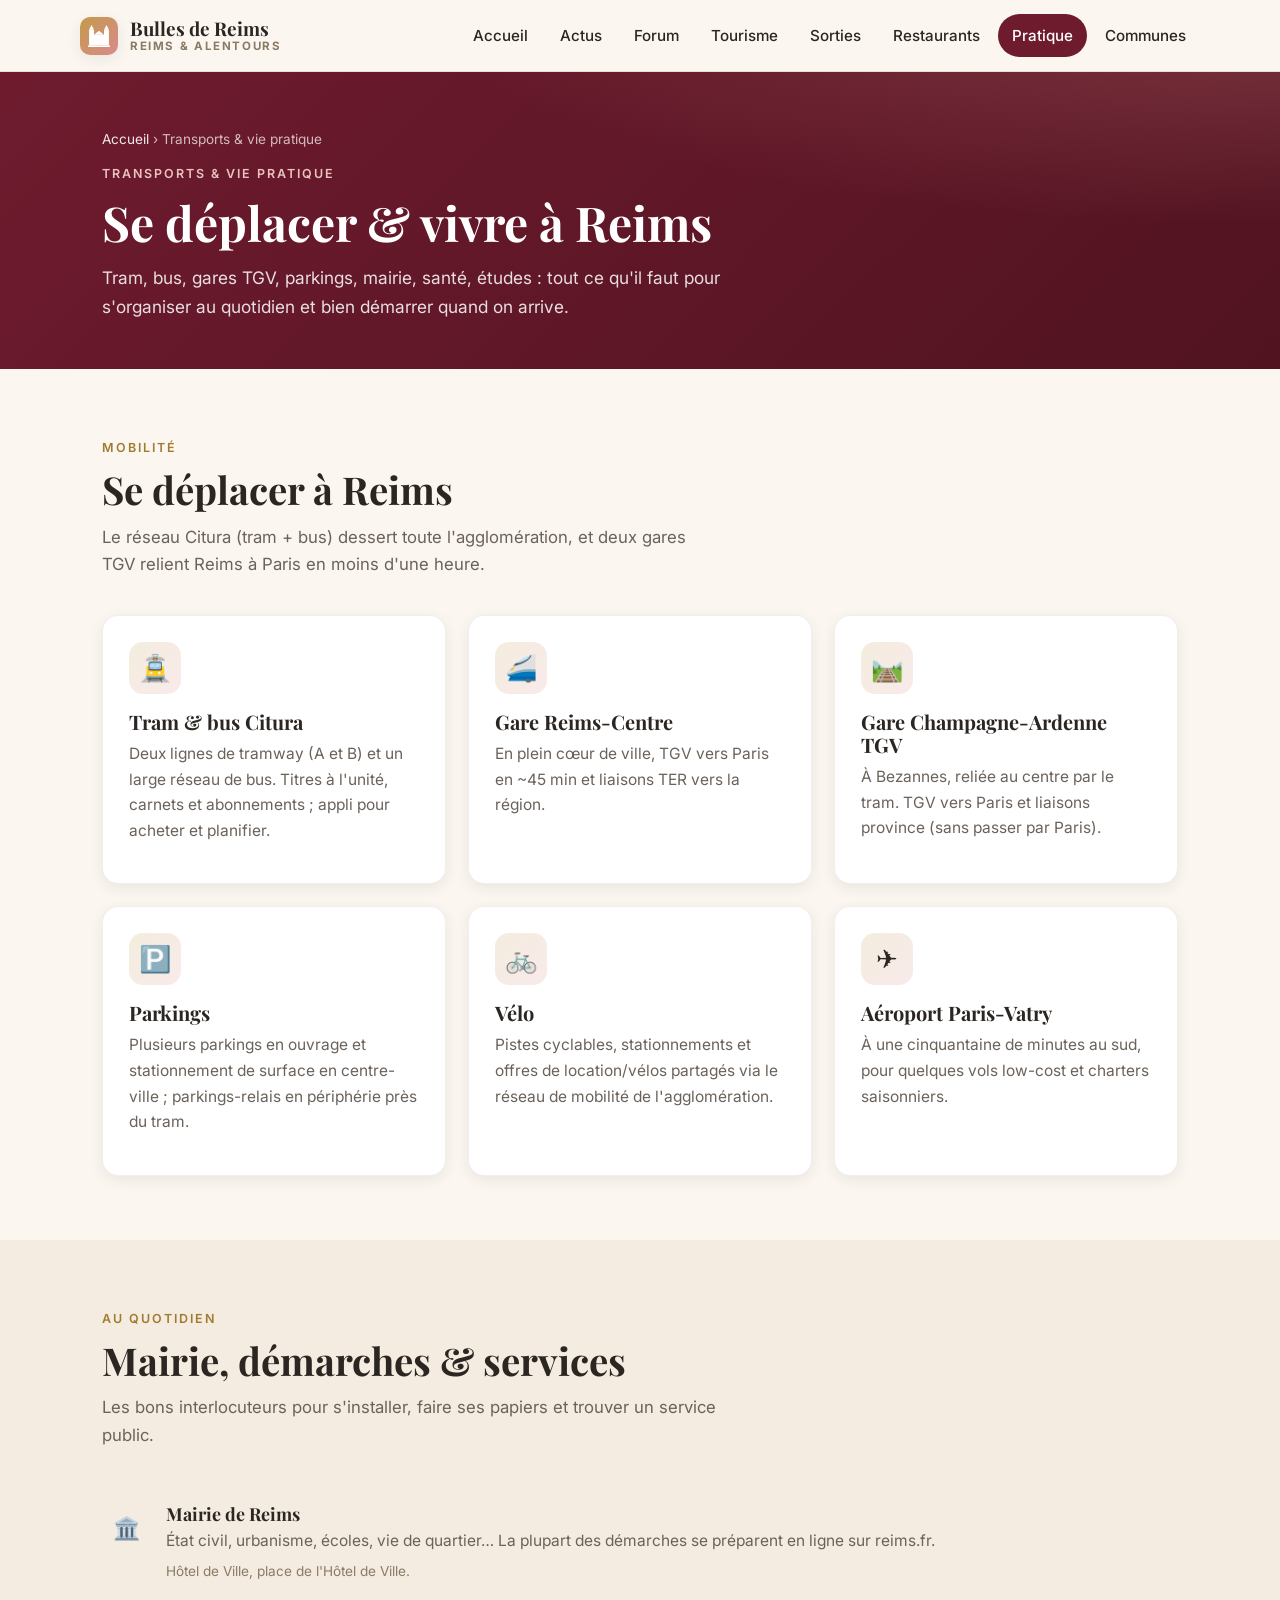
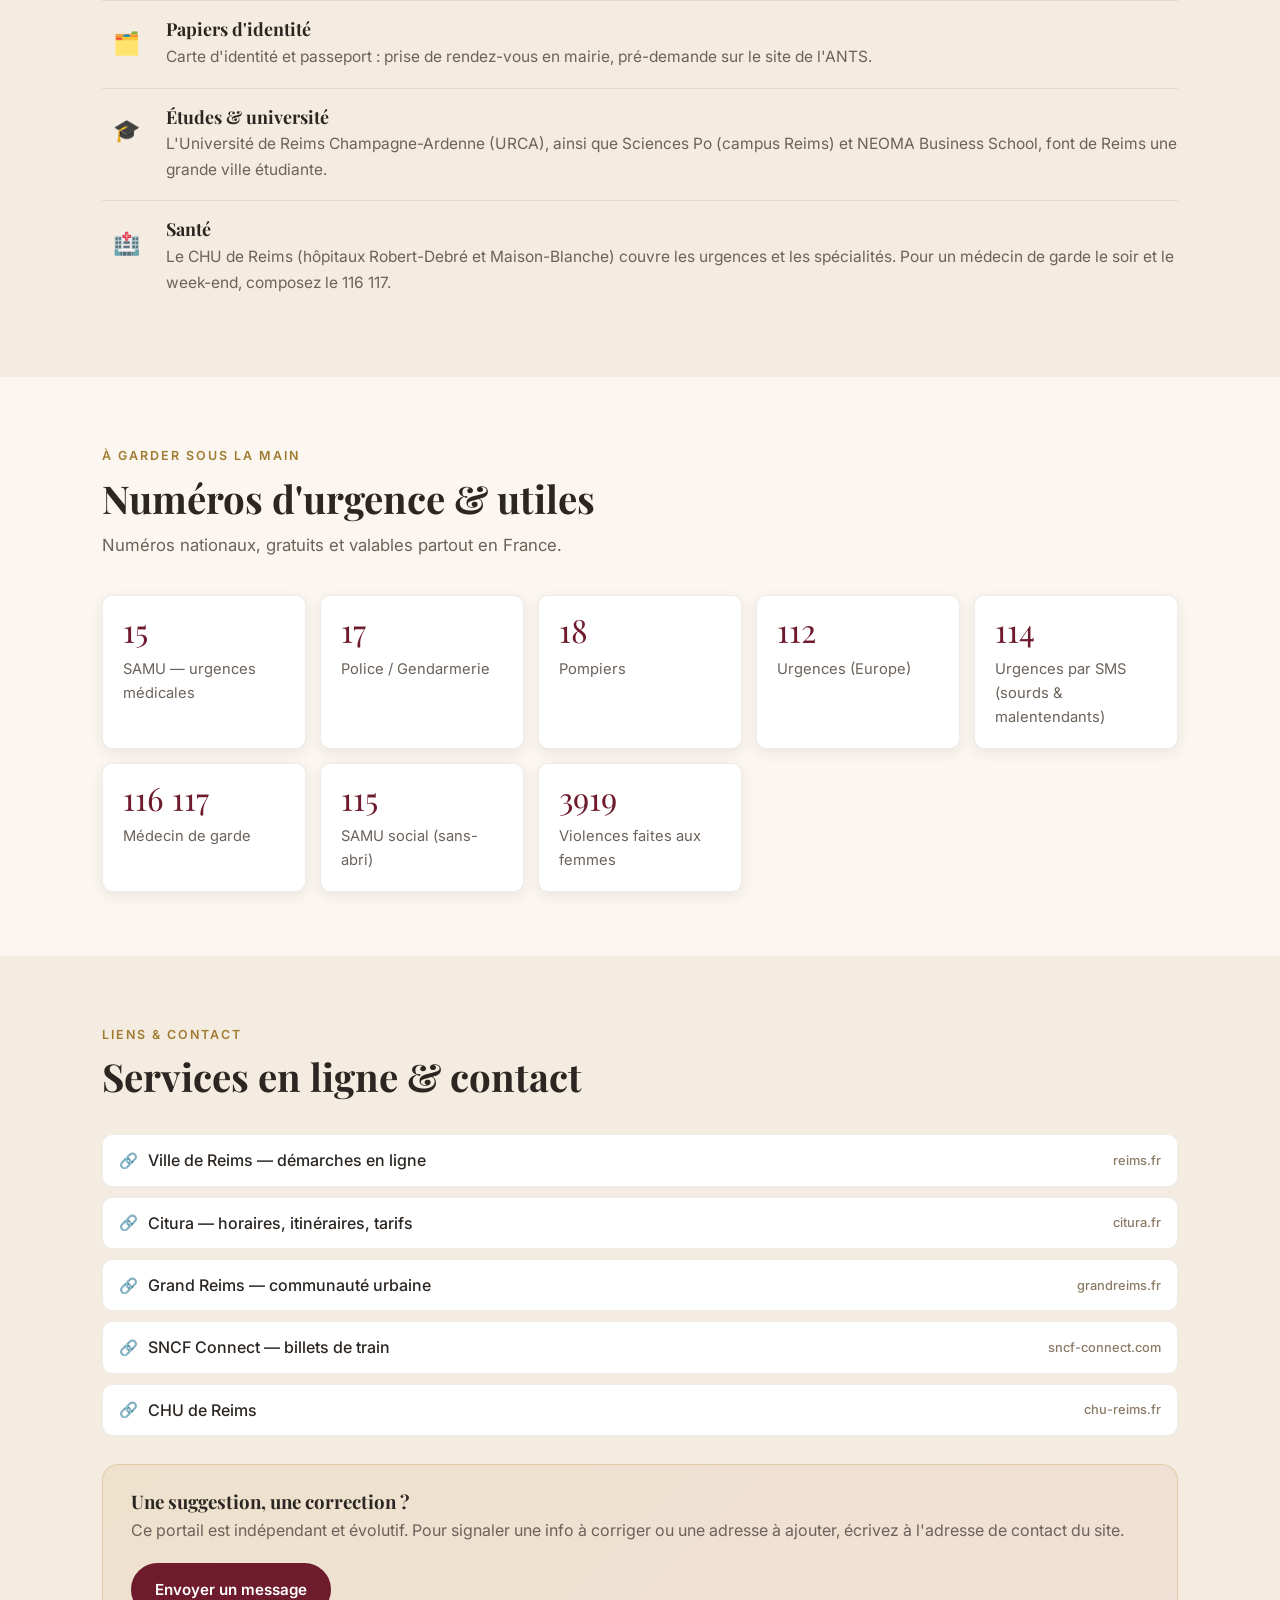
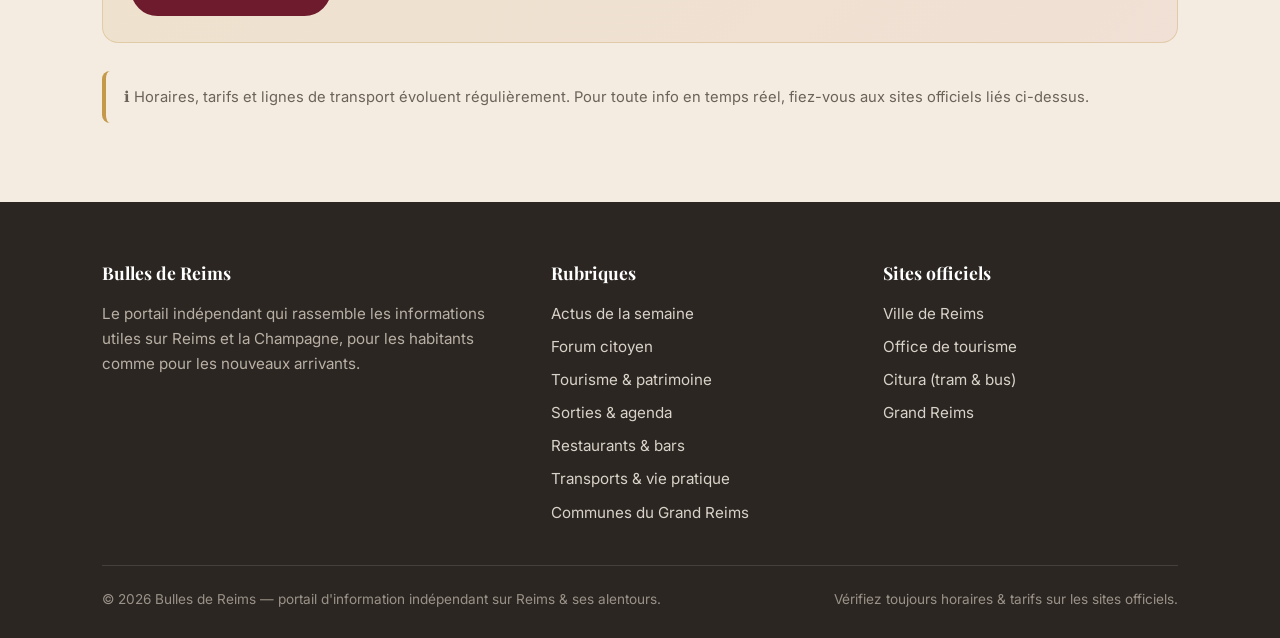
<file: pratique.html>
<!DOCTYPE html>
<html lang="fr">
<head>
  <meta charset="UTF-8">
  <meta name="viewport" content="width=device-width, initial-scale=1.0">
  <title>Transports & vie pratique à Reims — Tram, gares, santé, démarches · Bulles de Reims</title>
  <meta name="description" content="Se déplacer et vivre à Reims : tram et bus Citura, gares TGV, parkings, vélos, mairie, santé, université et numéros d'urgence utiles.">
  <link rel="preconnect" href="https://fonts.googleapis.com">
  <link rel="preconnect" href="https://fonts.gstatic.com" crossorigin>
  <link href="https://fonts.googleapis.com/css2?family=Playfair+Display:wght@600;700&family=Inter:wght@400;500;600&display=swap" rel="stylesheet">
  <link rel="stylesheet" href="assets/css/style.css">
</head>
<body>
  <a class="skip-link" href="#main">Aller au contenu</a>

  <header class="site-header">
    <div class="container nav">
      <a class="brand" href="index.html" aria-label="Accueil — Bulles de Reims, l'actu de Reims &amp; du Grand Reims">
        <span class="brand-mark"><svg viewBox="308 250 464 466" width="22" height="22" fill="currentColor" aria-hidden="true"><rect x="330" y="352" width="104" height="330"/><polygon points="330,352 382,250 434,352"/><rect x="646" y="352" width="104" height="330"/><polygon points="646,352 698,250 750,352"/><rect x="434" y="458" width="212" height="224"/><polygon points="434,458 540,372 646,458"/><rect x="308" y="682" width="464" height="34"/></svg></span>
        <span class="brand-text">
          <span class="brand-title">Bulles de Reims</span>
          <span class="brand-sub">Reims &amp; alentours</span>
        </span>
      </a>
      <button class="mobile-toggle" aria-label="Ouvrir le menu" aria-expanded="false"><span></span></button>
      <ul class="nav-links">
        <li><a href="index.html">Accueil</a></li>
        <li><a href="actus.html">Actus</a></li>
        <li><a href="forum.html">Forum</a></li>
        <li><a href="tourisme.html">Tourisme</a></li>
        <li><a href="sorties.html">Sorties</a></li>
        <li><a href="restaurants.html">Restaurants</a></li>
        <li><a href="pratique.html">Pratique</a></li>
        <li><a href="communes.html">Communes</a></li>
      </ul>
    </div>
  </header>

  <main id="main">
    <section class="page-hero">
      <div class="container">
        <div class="breadcrumb"><a href="index.html">Accueil</a> › Transports &amp; vie pratique</div>
        <span class="eyebrow">Transports &amp; vie pratique</span>
        <h1>Se déplacer &amp; vivre à Reims</h1>
        <p>Tram, bus, gares TGV, parkings, mairie, santé, études : tout ce qu'il faut pour s'organiser au quotidien et bien démarrer quand on arrive.</p>
      </div>
    </section>

    <!-- ===== Se déplacer ===== -->
    <section class="section">
      <div class="container">
        <div class="section-head">
          <span class="eyebrow">Mobilité</span>
          <h2>Se déplacer à Reims</h2>
          <p>Le réseau Citura (tram + bus) dessert toute l'agglomération, et deux gares TGV relient Reims à Paris en moins d'une heure.</p>
        </div>
        <div class="card-grid">
          <div class="card"><div class="icon">🚊</div><h3>Tram &amp; bus Citura</h3><p>Deux lignes de tramway (A et B) et un large réseau de bus. Titres à l'unité, carnets et abonnements ; appli pour acheter et planifier.</p></div>
          <div class="card"><div class="icon">🚄</div><h3>Gare Reims-Centre</h3><p>En plein cœur de ville, TGV vers Paris en ~45 min et liaisons TER vers la région.</p></div>
          <div class="card"><div class="icon">🛤️</div><h3>Gare Champagne-Ardenne TGV</h3><p>À Bezannes, reliée au centre par le tram. TGV vers Paris et liaisons province (sans passer par Paris).</p></div>
          <div class="card"><div class="icon">🅿️</div><h3>Parkings</h3><p>Plusieurs parkings en ouvrage et stationnement de surface en centre-ville ; parkings-relais en périphérie près du tram.</p></div>
          <div class="card"><div class="icon">🚲</div><h3>Vélo</h3><p>Pistes cyclables, stationnements et offres de location/vélos partagés via le réseau de mobilité de l'agglomération.</p></div>
          <div class="card"><div class="icon">✈️</div><h3>Aéroport Paris-Vatry</h3><p>À une cinquantaine de minutes au sud, pour quelques vols low-cost et charters saisonniers.</p></div>
        </div>
      </div>
    </section>

    <!-- ===== Démarches & services ===== -->
    <section class="section alt">
      <div class="container">
        <div class="section-head">
          <span class="eyebrow">Au quotidien</span>
          <h2>Mairie, démarches &amp; services</h2>
          <p>Les bons interlocuteurs pour s'installer, faire ses papiers et trouver un service public.</p>
        </div>
        <div class="feature">
          <div class="f-icon">🏛️</div>
          <div>
            <h3>Mairie de Reims</h3>
            <p>État civil, urbanisme, écoles, vie de quartier… La plupart des démarches se préparent en ligne sur reims.fr.</p>
            <p class="f-meta">Hôtel de Ville, place de l'Hôtel de Ville.</p>
          </div>
        </div>
        <div class="feature">
          <div class="f-icon">🗂️</div>
          <div>
            <h3>Papiers d'identité</h3>
            <p>Carte d'identité et passeport : prise de rendez-vous en mairie, pré-demande sur le site de l'ANTS.</p>
          </div>
        </div>
        <div class="feature">
          <div class="f-icon">🎓</div>
          <div>
            <h3>Études &amp; université</h3>
            <p>L'Université de Reims Champagne-Ardenne (URCA), ainsi que Sciences Po (campus Reims) et NEOMA Business School, font de Reims une grande ville étudiante.</p>
          </div>
        </div>
        <div class="feature">
          <div class="f-icon">🏥</div>
          <div>
            <h3>Santé</h3>
            <p>Le CHU de Reims (hôpitaux Robert-Debré et Maison-Blanche) couvre les urgences et les spécialités. Pour un médecin de garde le soir et le week-end, composez le 116 117.</p>
          </div>
        </div>
      </div>
    </section>

    <!-- ===== Numéros utiles ===== -->
    <section class="section">
      <div class="container">
        <div class="section-head">
          <span class="eyebrow">À garder sous la main</span>
          <h2>Numéros d'urgence &amp; utiles</h2>
          <p>Numéros nationaux, gratuits et valables partout en France.</p>
        </div>
        <div class="numbers">
          <div class="number-card"><span class="num">15</span><span class="lbl">SAMU — urgences médicales</span></div>
          <div class="number-card"><span class="num">17</span><span class="lbl">Police / Gendarmerie</span></div>
          <div class="number-card"><span class="num">18</span><span class="lbl">Pompiers</span></div>
          <div class="number-card"><span class="num">112</span><span class="lbl">Urgences (Europe)</span></div>
          <div class="number-card"><span class="num">114</span><span class="lbl">Urgences par SMS (sourds &amp; malentendants)</span></div>
          <div class="number-card"><span class="num">116 117</span><span class="lbl">Médecin de garde</span></div>
          <div class="number-card"><span class="num">115</span><span class="lbl">SAMU social (sans-abri)</span></div>
          <div class="number-card"><span class="num">3919</span><span class="lbl">Violences faites aux femmes</span></div>
        </div>
      </div>
    </section>

    <!-- ===== Contact / liens utiles ===== -->
    <section class="section alt" id="contact">
      <div class="container">
        <div class="section-head">
          <span class="eyebrow">Liens &amp; contact</span>
          <h2>Services en ligne &amp; contact</h2>
        </div>
        <ul class="linklist">
          <li><a href="https://www.reims.fr" target="_blank" rel="noopener">Ville de Reims — démarches en ligne <span class="host">reims.fr</span></a></li>
          <li><a href="https://www.citura.fr" target="_blank" rel="noopener">Citura — horaires, itinéraires, tarifs <span class="host">citura.fr</span></a></li>
          <li><a href="https://www.grandreims.fr" target="_blank" rel="noopener">Grand Reims — communauté urbaine <span class="host">grandreims.fr</span></a></li>
          <li><a href="https://www.sncf-connect.com" target="_blank" rel="noopener">SNCF Connect — billets de train <span class="host">sncf-connect.com</span></a></li>
          <li><a href="https://www.chu-reims.fr" target="_blank" rel="noopener">CHU de Reims <span class="host">chu-reims.fr</span></a></li>
        </ul>
        <div class="callout" style="margin-top:28px;">
          <div class="callout-text">
            <h3>Une suggestion, une correction&nbsp;?</h3>
            <p>Ce portail est indépendant et évolutif. Pour signaler une info à corriger ou une adresse à ajouter, écrivez à l'adresse de contact du site.</p>
          </div>
          <a class="btn" href="mailto:contact@reims-alentours.fr">Envoyer un message</a>
        </div>
        <p class="notice">ℹ️ Horaires, tarifs et lignes de transport évoluent régulièrement. Pour toute info en temps réel, fiez-vous aux sites officiels liés ci-dessus.</p>
      </div>
    </section>
  </main>

  <footer class="site-footer">
    <div class="container">
      <div class="footer-grid">
        <div class="footer-about">
          <h4>Bulles de Reims</h4>
          <p>Le portail indépendant qui rassemble les informations utiles sur Reims et la Champagne, pour les habitants comme pour les nouveaux arrivants.</p>
        </div>
        <div>
          <h4>Rubriques</h4>
          <ul class="footer-links">
            <li><a href="actus.html">Actus de la semaine</a></li>
            <li><a href="forum.html">Forum citoyen</a></li>
            <li><a href="tourisme.html">Tourisme &amp; patrimoine</a></li>
            <li><a href="sorties.html">Sorties &amp; agenda</a></li>
            <li><a href="restaurants.html">Restaurants &amp; bars</a></li>
            <li><a href="pratique.html">Transports &amp; vie pratique</a></li>
            <li><a href="communes.html">Communes du Grand Reims</a></li>
          </ul>
        </div>
        <div>
          <h4>Sites officiels</h4>
          <ul class="footer-links">
            <li><a href="https://www.reims.fr" target="_blank" rel="noopener">Ville de Reims</a></li>
            <li><a href="https://www.reims-tourisme.com" target="_blank" rel="noopener">Office de tourisme</a></li>
            <li><a href="https://www.citura.fr" target="_blank" rel="noopener">Citura (tram &amp; bus)</a></li>
            <li><a href="https://www.grandreims.fr" target="_blank" rel="noopener">Grand Reims</a></li>
          </ul>
        </div>
      </div>
      <div class="footer-bottom">
        <span>© <span data-year>2026</span> Bulles de Reims — portail d'information indépendant sur Reims &amp; ses alentours.</span>
        <span>Vérifiez toujours horaires &amp; tarifs sur les sites officiels.</span>
      </div>
    </div>
  </footer>

  <button class="back-to-top" aria-label="Retour en haut">↑</button>
  <script src="assets/js/main.js"></script>
</body>
</html>
</file>
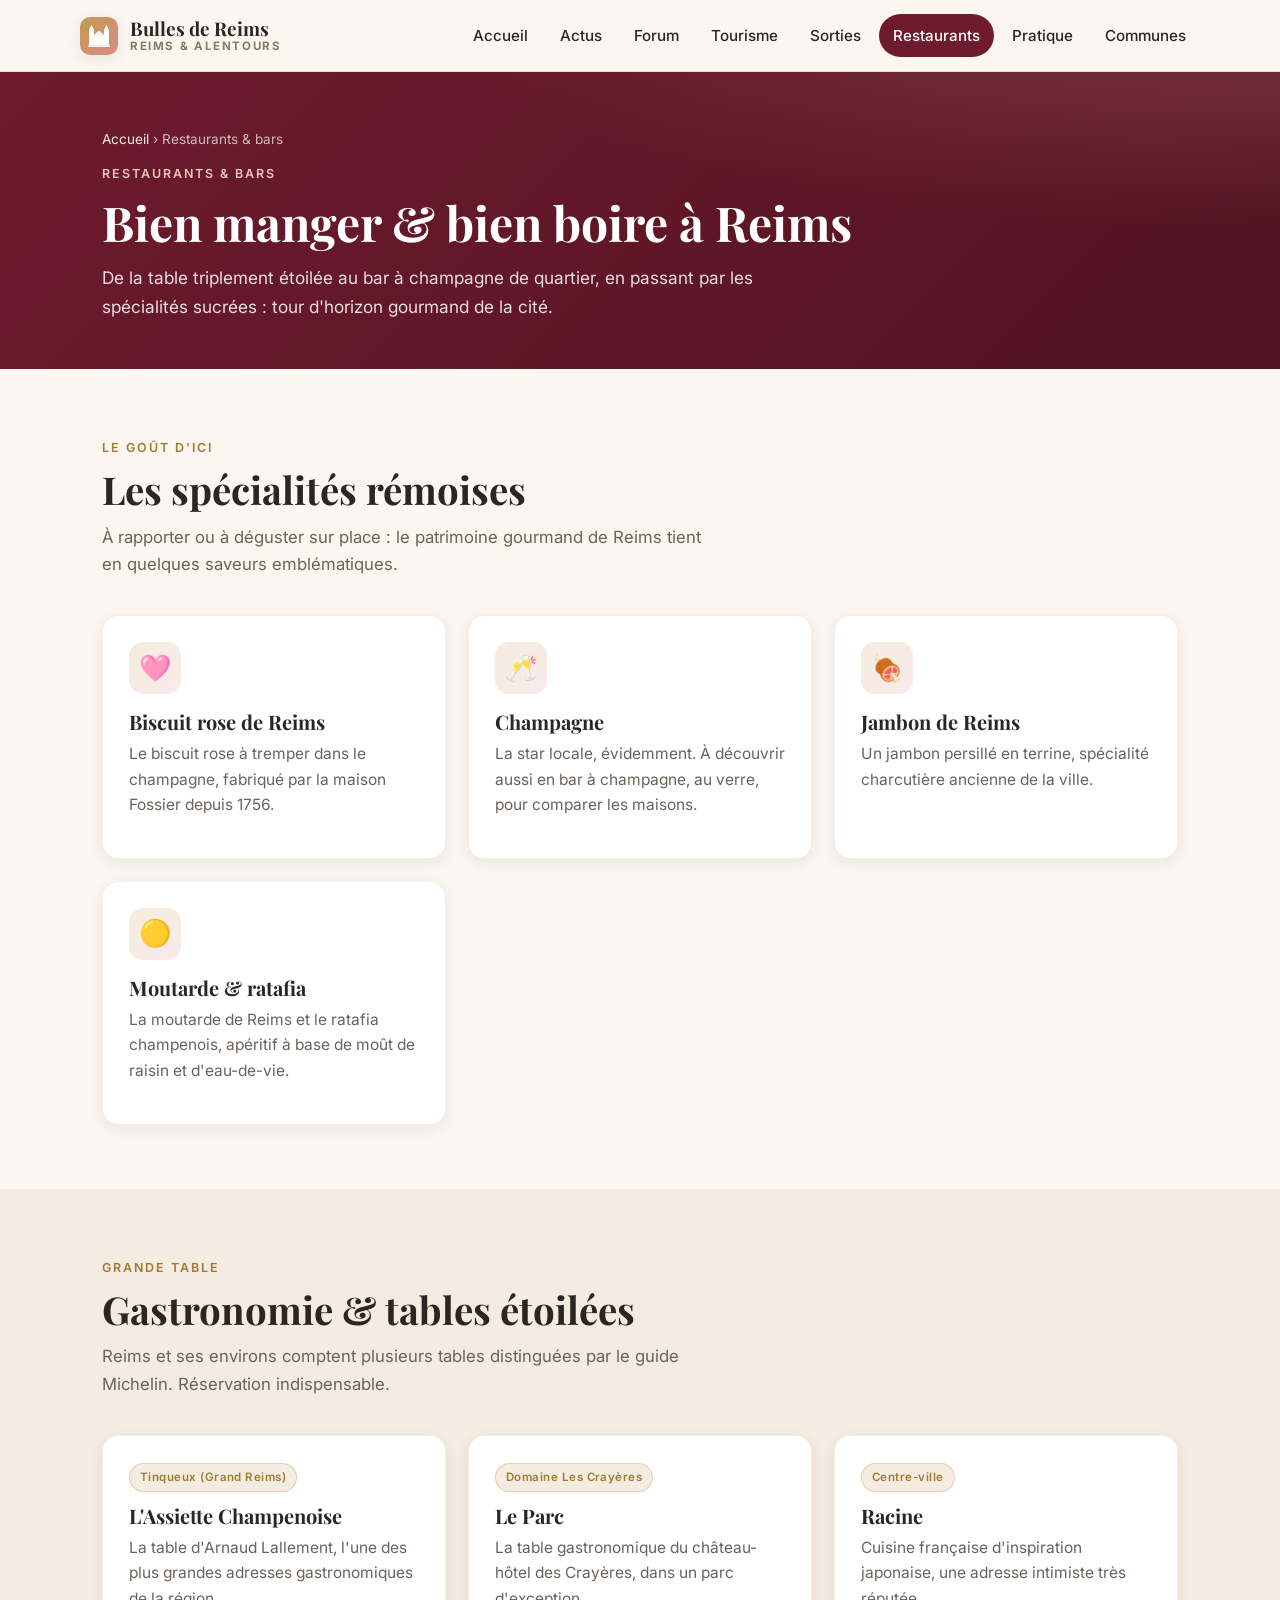
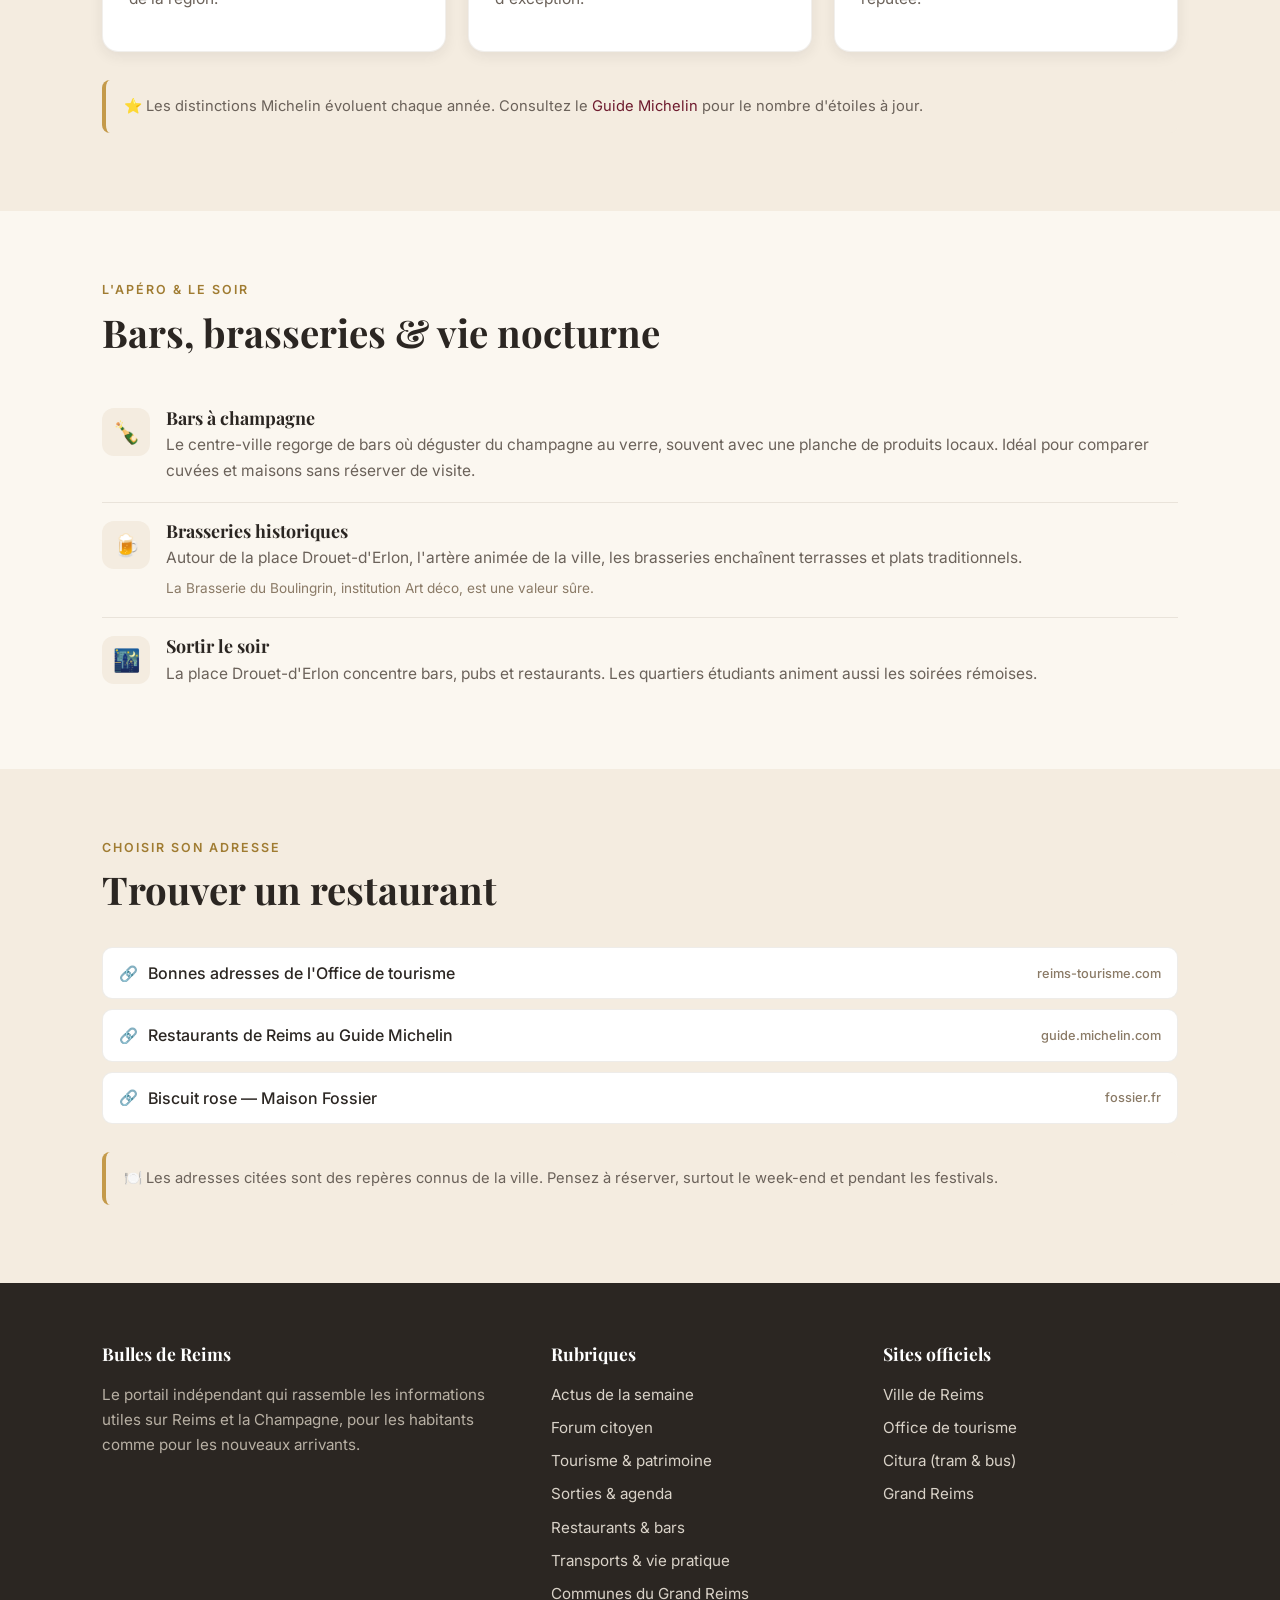
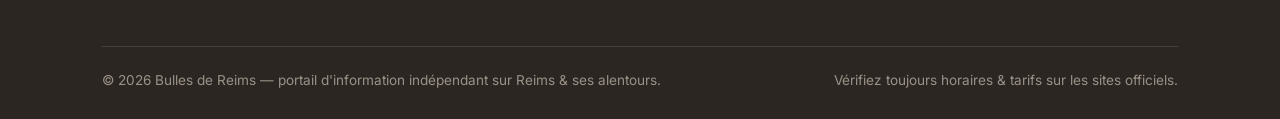
<file: restaurants.html>
<!DOCTYPE html>
<html lang="fr">
<head>
  <meta charset="UTF-8">
  <meta name="viewport" content="width=device-width, initial-scale=1.0">
  <title>Restaurants & bars à Reims — Tables étoilées, brasseries, spécialités · Bulles de Reims</title>
  <meta name="description" content="Où manger et boire à Reims : tables étoilées, brasseries, bars à champagne et spécialités locales (biscuit rose, ratafia, jambon de Reims).">
  <link rel="preconnect" href="https://fonts.googleapis.com">
  <link rel="preconnect" href="https://fonts.gstatic.com" crossorigin>
  <link href="https://fonts.googleapis.com/css2?family=Playfair+Display:wght@600;700&family=Inter:wght@400;500;600&display=swap" rel="stylesheet">
  <link rel="stylesheet" href="assets/css/style.css">
</head>
<body>
  <a class="skip-link" href="#main">Aller au contenu</a>

  <header class="site-header">
    <div class="container nav">
      <a class="brand" href="index.html" aria-label="Accueil — Bulles de Reims, l'actu de Reims &amp; du Grand Reims">
        <span class="brand-mark"><svg viewBox="308 250 464 466" width="22" height="22" fill="currentColor" aria-hidden="true"><rect x="330" y="352" width="104" height="330"/><polygon points="330,352 382,250 434,352"/><rect x="646" y="352" width="104" height="330"/><polygon points="646,352 698,250 750,352"/><rect x="434" y="458" width="212" height="224"/><polygon points="434,458 540,372 646,458"/><rect x="308" y="682" width="464" height="34"/></svg></span>
        <span class="brand-text">
          <span class="brand-title">Bulles de Reims</span>
          <span class="brand-sub">Reims &amp; alentours</span>
        </span>
      </a>
      <button class="mobile-toggle" aria-label="Ouvrir le menu" aria-expanded="false"><span></span></button>
      <ul class="nav-links">
        <li><a href="index.html">Accueil</a></li>
        <li><a href="actus.html">Actus</a></li>
        <li><a href="forum.html">Forum</a></li>
        <li><a href="tourisme.html">Tourisme</a></li>
        <li><a href="sorties.html">Sorties</a></li>
        <li><a href="restaurants.html">Restaurants</a></li>
        <li><a href="pratique.html">Pratique</a></li>
        <li><a href="communes.html">Communes</a></li>
      </ul>
    </div>
  </header>

  <main id="main">
    <section class="page-hero">
      <div class="container">
        <div class="breadcrumb"><a href="index.html">Accueil</a> › Restaurants &amp; bars</div>
        <span class="eyebrow">Restaurants &amp; bars</span>
        <h1>Bien manger &amp; bien boire à Reims</h1>
        <p>De la table triplement étoilée au bar à champagne de quartier, en passant par les spécialités sucrées : tour d'horizon gourmand de la cité.</p>
      </div>
    </section>

    <!-- ===== Spécialités ===== -->
    <section class="section">
      <div class="container">
        <div class="section-head">
          <span class="eyebrow">Le goût d'ici</span>
          <h2>Les spécialités rémoises</h2>
          <p>À rapporter ou à déguster sur place : le patrimoine gourmand de Reims tient en quelques saveurs emblématiques.</p>
        </div>
        <div class="card-grid">
          <div class="card"><div class="icon">🩷</div><h3>Biscuit rose de Reims</h3><p>Le biscuit rose à tremper dans le champagne, fabriqué par la maison Fossier depuis 1756.</p></div>
          <div class="card"><div class="icon">🥂</div><h3>Champagne</h3><p>La star locale, évidemment. À découvrir aussi en bar à champagne, au verre, pour comparer les maisons.</p></div>
          <div class="card"><div class="icon">🍖</div><h3>Jambon de Reims</h3><p>Un jambon persillé en terrine, spécialité charcutière ancienne de la ville.</p></div>
          <div class="card"><div class="icon">🟡</div><h3>Moutarde &amp; ratafia</h3><p>La moutarde de Reims et le ratafia champenois, apéritif à base de moût de raisin et d'eau-de-vie.</p></div>
        </div>
      </div>
    </section>

    <!-- ===== Tables étoilées & gastronomie ===== -->
    <section class="section alt">
      <div class="container">
        <div class="section-head">
          <span class="eyebrow">Grande table</span>
          <h2>Gastronomie &amp; tables étoilées</h2>
          <p>Reims et ses environs comptent plusieurs tables distinguées par le guide Michelin. Réservation indispensable.</p>
        </div>
        <div class="card-grid">
          <div class="card">
            <span class="badge">Tinqueux (Grand Reims)</span>
            <h3>L'Assiette Champenoise</h3>
            <p>La table d'Arnaud Lallement, l'une des plus grandes adresses gastronomiques de la région.</p>
          </div>
          <div class="card">
            <span class="badge">Domaine Les Crayères</span>
            <h3>Le Parc</h3>
            <p>La table gastronomique du château-hôtel des Crayères, dans un parc d'exception.</p>
          </div>
          <div class="card">
            <span class="badge">Centre-ville</span>
            <h3>Racine</h3>
            <p>Cuisine française d'inspiration japonaise, une adresse intimiste très réputée.</p>
          </div>
        </div>
        <p class="notice">⭐ Les distinctions Michelin évoluent chaque année. Consultez le <a href="https://guide.michelin.com/fr/fr" target="_blank" rel="noopener">Guide Michelin</a> pour le nombre d'étoiles à jour.</p>
      </div>
    </section>

    <!-- ===== Où boire & sortir ===== -->
    <section class="section">
      <div class="container">
        <div class="section-head">
          <span class="eyebrow">L'apéro &amp; le soir</span>
          <h2>Bars, brasseries &amp; vie nocturne</h2>
        </div>
        <div class="feature">
          <div class="f-icon">🍾</div>
          <div>
            <h3>Bars à champagne</h3>
            <p>Le centre-ville regorge de bars où déguster du champagne au verre, souvent avec une planche de produits locaux. Idéal pour comparer cuvées et maisons sans réserver de visite.</p>
          </div>
        </div>
        <div class="feature">
          <div class="f-icon">🍺</div>
          <div>
            <h3>Brasseries historiques</h3>
            <p>Autour de la place Drouet-d'Erlon, l'artère animée de la ville, les brasseries enchaînent terrasses et plats traditionnels.</p>
            <p class="f-meta">La Brasserie du Boulingrin, institution Art déco, est une valeur sûre.</p>
          </div>
        </div>
        <div class="feature">
          <div class="f-icon">🌃</div>
          <div>
            <h3>Sortir le soir</h3>
            <p>La place Drouet-d'Erlon concentre bars, pubs et restaurants. Les quartiers étudiants animent aussi les soirées rémoises.</p>
          </div>
        </div>
      </div>
    </section>

    <!-- ===== Liens utiles ===== -->
    <section class="section alt">
      <div class="container">
        <div class="section-head">
          <span class="eyebrow">Choisir son adresse</span>
          <h2>Trouver un restaurant</h2>
        </div>
        <ul class="linklist">
          <li><a href="https://www.reims-tourisme.com" target="_blank" rel="noopener">Bonnes adresses de l'Office de tourisme <span class="host">reims-tourisme.com</span></a></li>
          <li><a href="https://guide.michelin.com/fr/fr/champagne-ardenne/reims/restaurants" target="_blank" rel="noopener">Restaurants de Reims au Guide Michelin <span class="host">guide.michelin.com</span></a></li>
          <li><a href="https://www.fossier.fr" target="_blank" rel="noopener">Biscuit rose — Maison Fossier <span class="host">fossier.fr</span></a></li>
        </ul>
        <p class="notice">🍽️ Les adresses citées sont des repères connus de la ville. Pensez à réserver, surtout le week-end et pendant les festivals.</p>
      </div>
    </section>
  </main>

  <footer class="site-footer">
    <div class="container">
      <div class="footer-grid">
        <div class="footer-about">
          <h4>Bulles de Reims</h4>
          <p>Le portail indépendant qui rassemble les informations utiles sur Reims et la Champagne, pour les habitants comme pour les nouveaux arrivants.</p>
        </div>
        <div>
          <h4>Rubriques</h4>
          <ul class="footer-links">
            <li><a href="actus.html">Actus de la semaine</a></li>
            <li><a href="forum.html">Forum citoyen</a></li>
            <li><a href="tourisme.html">Tourisme &amp; patrimoine</a></li>
            <li><a href="sorties.html">Sorties &amp; agenda</a></li>
            <li><a href="restaurants.html">Restaurants &amp; bars</a></li>
            <li><a href="pratique.html">Transports &amp; vie pratique</a></li>
            <li><a href="communes.html">Communes du Grand Reims</a></li>
          </ul>
        </div>
        <div>
          <h4>Sites officiels</h4>
          <ul class="footer-links">
            <li><a href="https://www.reims.fr" target="_blank" rel="noopener">Ville de Reims</a></li>
            <li><a href="https://www.reims-tourisme.com" target="_blank" rel="noopener">Office de tourisme</a></li>
            <li><a href="https://www.citura.fr" target="_blank" rel="noopener">Citura (tram &amp; bus)</a></li>
            <li><a href="https://www.grandreims.fr" target="_blank" rel="noopener">Grand Reims</a></li>
          </ul>
        </div>
      </div>
      <div class="footer-bottom">
        <span>© <span data-year>2026</span> Bulles de Reims — portail d'information indépendant sur Reims &amp; ses alentours.</span>
        <span>Vérifiez toujours horaires &amp; tarifs sur les sites officiels.</span>
      </div>
    </div>
  </footer>

  <button class="back-to-top" aria-label="Retour en haut">↑</button>
  <script src="assets/js/main.js"></script>
</body>
</html>
</file>
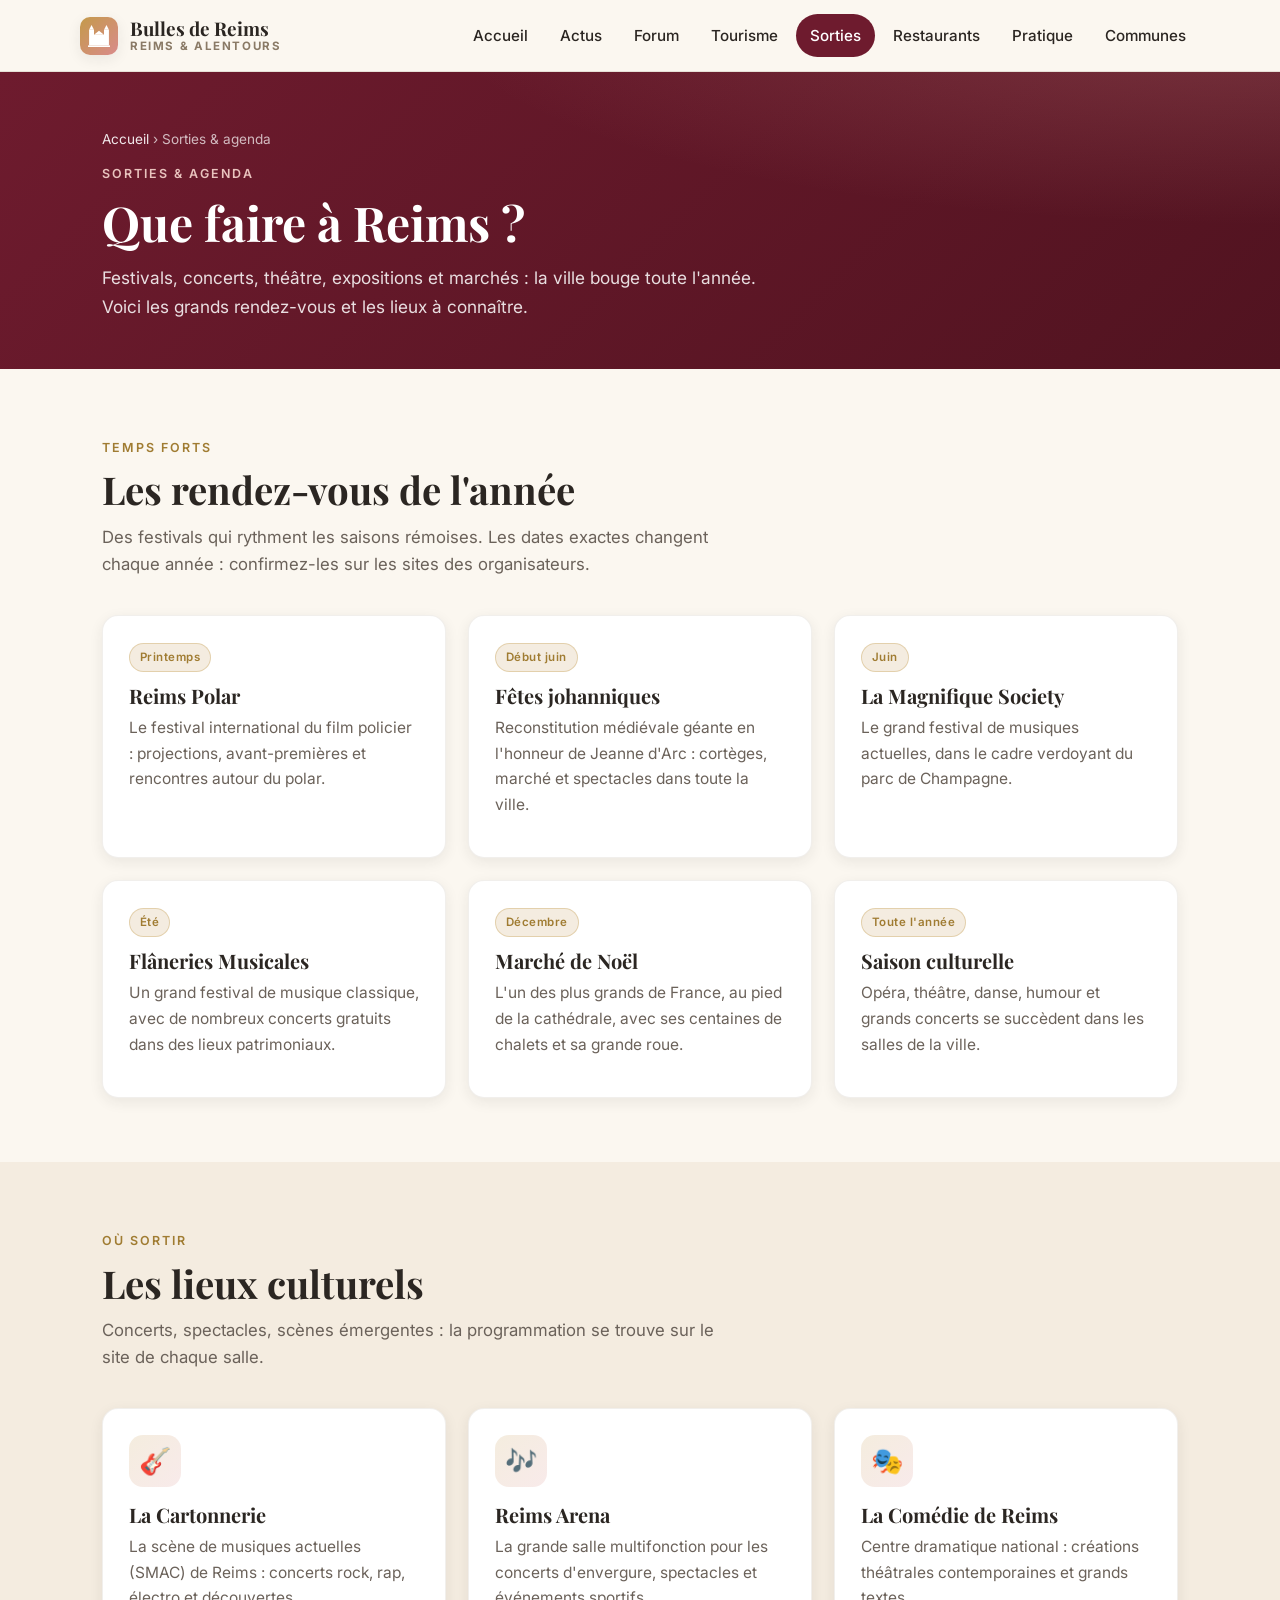
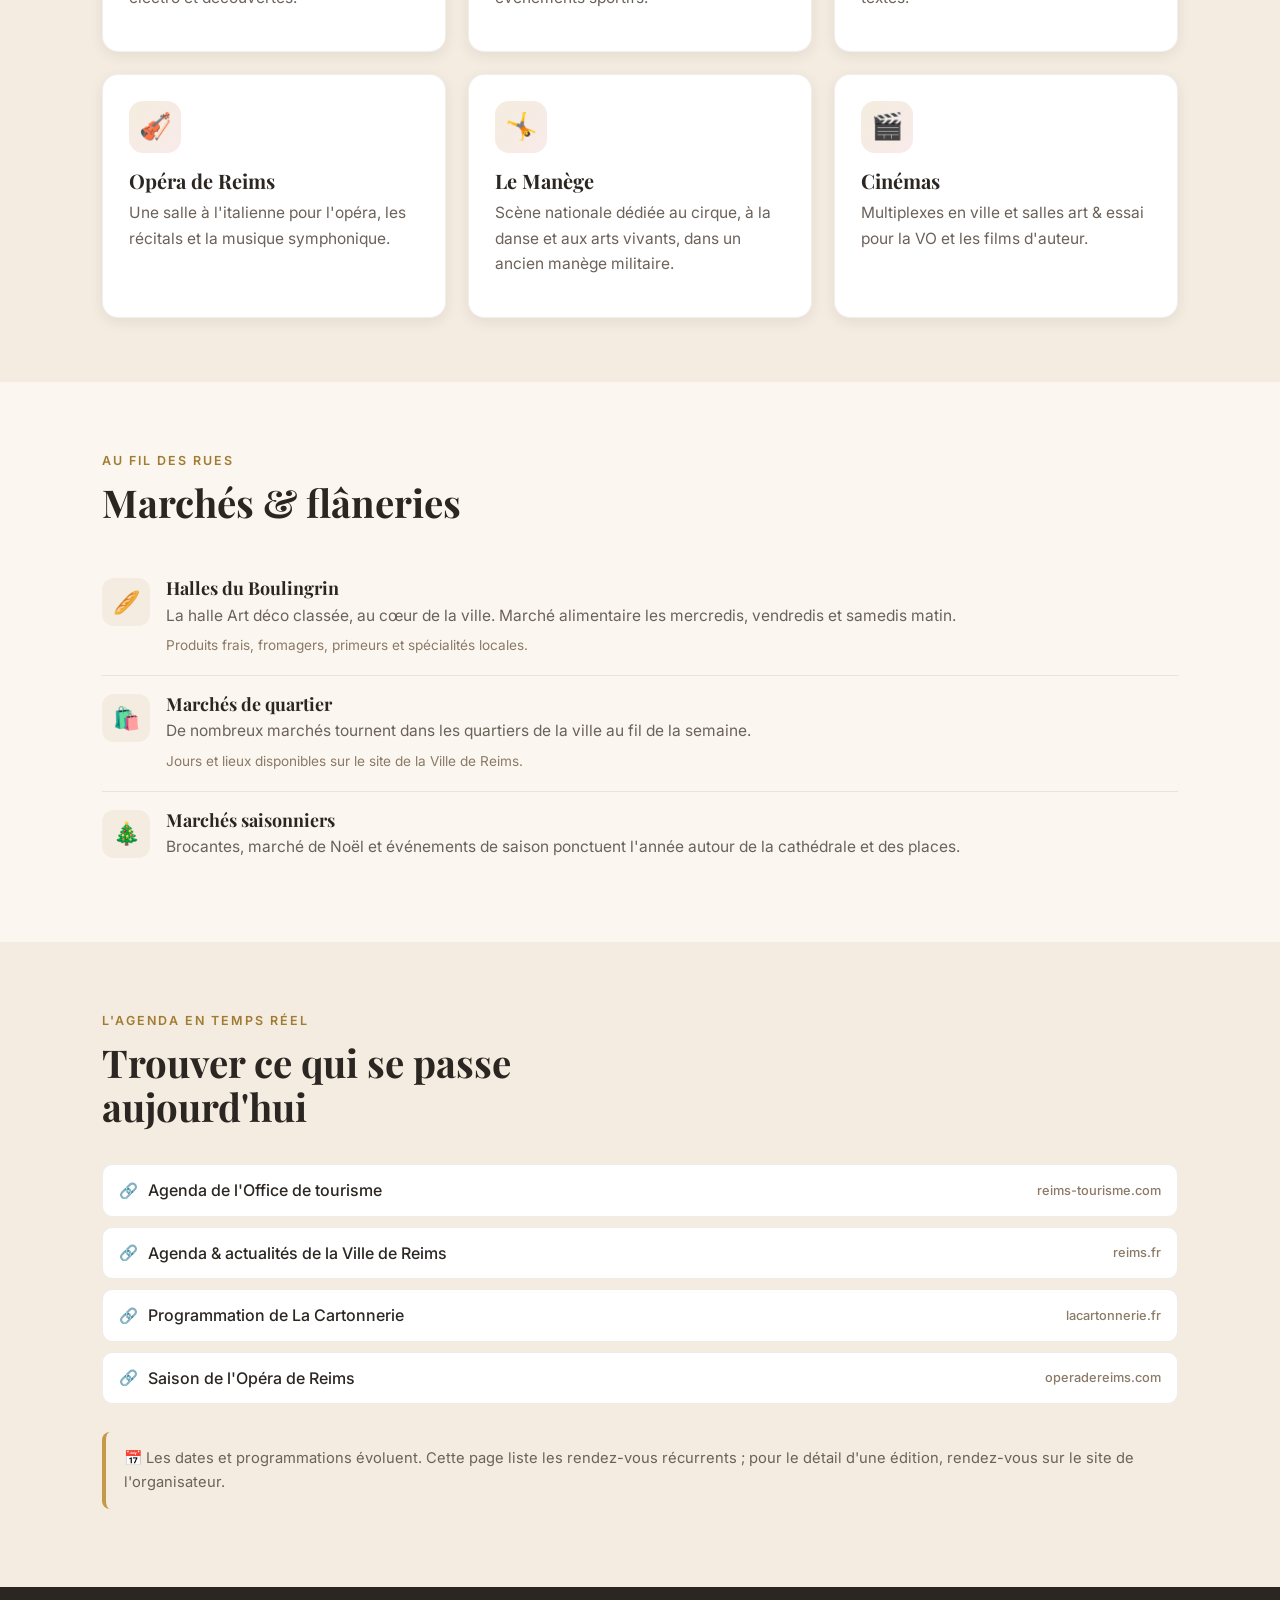
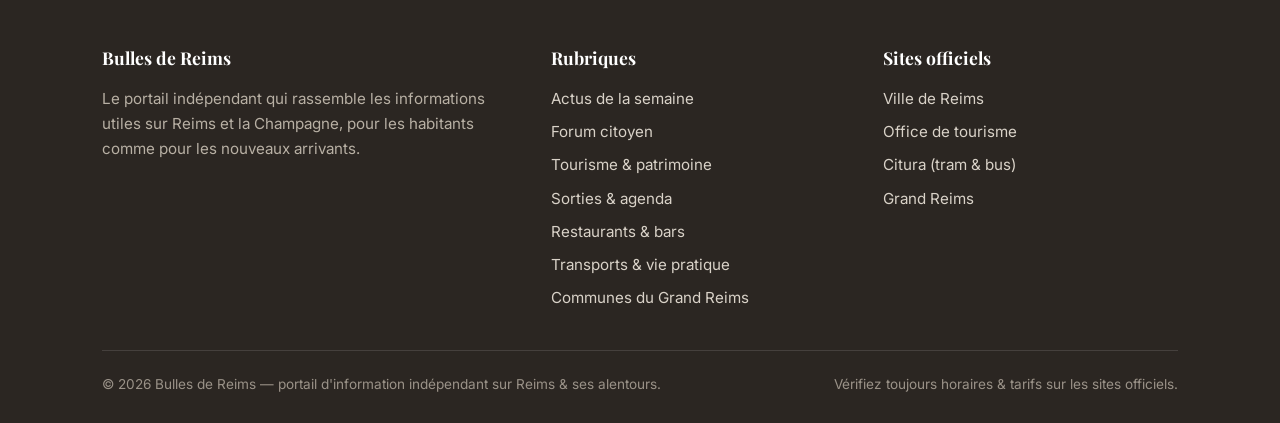
<file: sorties.html>
<!DOCTYPE html>
<html lang="fr">
<head>
  <meta charset="UTF-8">
  <meta name="viewport" content="width=device-width, initial-scale=1.0">
  <title>Sorties & agenda à Reims — Festivals, concerts, expos, marchés · Bulles de Reims</title>
  <meta name="description" content="Que faire à Reims ? Festivals, salles de concert, théâtres, marchés et grands rendez-vous de l'année à Reims et en Champagne.">
  <link rel="preconnect" href="https://fonts.googleapis.com">
  <link rel="preconnect" href="https://fonts.gstatic.com" crossorigin>
  <link href="https://fonts.googleapis.com/css2?family=Playfair+Display:wght@600;700&family=Inter:wght@400;500;600&display=swap" rel="stylesheet">
  <link rel="stylesheet" href="assets/css/style.css">
</head>
<body>
  <a class="skip-link" href="#main">Aller au contenu</a>

  <header class="site-header">
    <div class="container nav">
      <a class="brand" href="index.html" aria-label="Accueil — Bulles de Reims, l'actu de Reims &amp; du Grand Reims">
        <span class="brand-mark"><svg viewBox="308 250 464 466" width="22" height="22" fill="currentColor" aria-hidden="true"><rect x="330" y="352" width="104" height="330"/><polygon points="330,352 382,250 434,352"/><rect x="646" y="352" width="104" height="330"/><polygon points="646,352 698,250 750,352"/><rect x="434" y="458" width="212" height="224"/><polygon points="434,458 540,372 646,458"/><rect x="308" y="682" width="464" height="34"/></svg></span>
        <span class="brand-text">
          <span class="brand-title">Bulles de Reims</span>
          <span class="brand-sub">Reims &amp; alentours</span>
        </span>
      </a>
      <button class="mobile-toggle" aria-label="Ouvrir le menu" aria-expanded="false"><span></span></button>
      <ul class="nav-links">
        <li><a href="index.html">Accueil</a></li>
        <li><a href="actus.html">Actus</a></li>
        <li><a href="forum.html">Forum</a></li>
        <li><a href="tourisme.html">Tourisme</a></li>
        <li><a href="sorties.html">Sorties</a></li>
        <li><a href="restaurants.html">Restaurants</a></li>
        <li><a href="pratique.html">Pratique</a></li>
        <li><a href="communes.html">Communes</a></li>
      </ul>
    </div>
  </header>

  <main id="main">
    <section class="page-hero">
      <div class="container">
        <div class="breadcrumb"><a href="index.html">Accueil</a> › Sorties &amp; agenda</div>
        <span class="eyebrow">Sorties &amp; agenda</span>
        <h1>Que faire à Reims&nbsp;?</h1>
        <p>Festivals, concerts, théâtre, expositions et marchés : la ville bouge toute l'année. Voici les grands rendez-vous et les lieux à connaître.</p>
      </div>
    </section>

    <!-- ===== Grands rendez-vous de l'année ===== -->
    <section class="section">
      <div class="container">
        <div class="section-head">
          <span class="eyebrow">Temps forts</span>
          <h2>Les rendez-vous de l'année</h2>
          <p>Des festivals qui rythment les saisons rémoises. Les dates exactes changent chaque année : confirmez-les sur les sites des organisateurs.</p>
        </div>
        <div class="card-grid">
          <div class="card">
            <span class="badge">Printemps</span>
            <h3>Reims Polar</h3>
            <p>Le festival international du film policier : projections, avant-premières et rencontres autour du polar.</p>
          </div>
          <div class="card">
            <span class="badge">Début juin</span>
            <h3>Fêtes johanniques</h3>
            <p>Reconstitution médiévale géante en l'honneur de Jeanne d'Arc : cortèges, marché et spectacles dans toute la ville.</p>
          </div>
          <div class="card">
            <span class="badge">Juin</span>
            <h3>La Magnifique Society</h3>
            <p>Le grand festival de musiques actuelles, dans le cadre verdoyant du parc de Champagne.</p>
          </div>
          <div class="card">
            <span class="badge">Été</span>
            <h3>Flâneries Musicales</h3>
            <p>Un grand festival de musique classique, avec de nombreux concerts gratuits dans des lieux patrimoniaux.</p>
          </div>
          <div class="card">
            <span class="badge">Décembre</span>
            <h3>Marché de Noël</h3>
            <p>L'un des plus grands de France, au pied de la cathédrale, avec ses centaines de chalets et sa grande roue.</p>
          </div>
          <div class="card">
            <span class="badge">Toute l'année</span>
            <h3>Saison culturelle</h3>
            <p>Opéra, théâtre, danse, humour et grands concerts se succèdent dans les salles de la ville.</p>
          </div>
        </div>
      </div>
    </section>

    <!-- ===== Lieux culturels ===== -->
    <section class="section alt">
      <div class="container">
        <div class="section-head">
          <span class="eyebrow">Où sortir</span>
          <h2>Les lieux culturels</h2>
          <p>Concerts, spectacles, scènes émergentes : la programmation se trouve sur le site de chaque salle.</p>
        </div>
        <div class="card-grid">
          <div class="card"><div class="icon">🎸</div><h3>La Cartonnerie</h3><p>La scène de musiques actuelles (SMAC) de Reims : concerts rock, rap, électro et découvertes.</p></div>
          <div class="card"><div class="icon">🎶</div><h3>Reims Arena</h3><p>La grande salle multifonction pour les concerts d'envergure, spectacles et événements sportifs.</p></div>
          <div class="card"><div class="icon">🎭</div><h3>La Comédie de Reims</h3><p>Centre dramatique national : créations théâtrales contemporaines et grands textes.</p></div>
          <div class="card"><div class="icon">🎻</div><h3>Opéra de Reims</h3><p>Une salle à l'italienne pour l'opéra, les récitals et la musique symphonique.</p></div>
          <div class="card"><div class="icon">🤸</div><h3>Le Manège</h3><p>Scène nationale dédiée au cirque, à la danse et aux arts vivants, dans un ancien manège militaire.</p></div>
          <div class="card"><div class="icon">🎬</div><h3>Cinémas</h3><p>Multiplexes en ville et salles art &amp; essai pour la VO et les films d'auteur.</p></div>
        </div>
      </div>
    </section>

    <!-- ===== Marchés ===== -->
    <section class="section">
      <div class="container">
        <div class="section-head">
          <span class="eyebrow">Au fil des rues</span>
          <h2>Marchés &amp; flâneries</h2>
        </div>
        <div class="feature">
          <div class="f-icon">🥖</div>
          <div>
            <h3>Halles du Boulingrin</h3>
            <p>La halle Art déco classée, au cœur de la ville. Marché alimentaire les mercredis, vendredis et samedis matin.</p>
            <p class="f-meta">Produits frais, fromagers, primeurs et spécialités locales.</p>
          </div>
        </div>
        <div class="feature">
          <div class="f-icon">🛍️</div>
          <div>
            <h3>Marchés de quartier</h3>
            <p>De nombreux marchés tournent dans les quartiers de la ville au fil de la semaine.</p>
            <p class="f-meta">Jours et lieux disponibles sur le site de la Ville de Reims.</p>
          </div>
        </div>
        <div class="feature">
          <div class="f-icon">🎄</div>
          <div>
            <h3>Marchés saisonniers</h3>
            <p>Brocantes, marché de Noël et événements de saison ponctuent l'année autour de la cathédrale et des places.</p>
          </div>
        </div>
      </div>
    </section>

    <!-- ===== Liens utiles ===== -->
    <section class="section alt">
      <div class="container">
        <div class="section-head">
          <span class="eyebrow">L'agenda en temps réel</span>
          <h2>Trouver ce qui se passe aujourd'hui</h2>
        </div>
        <ul class="linklist">
          <li><a href="https://www.reims-tourisme.com/agenda" target="_blank" rel="noopener">Agenda de l'Office de tourisme <span class="host">reims-tourisme.com</span></a></li>
          <li><a href="https://www.reims.fr" target="_blank" rel="noopener">Agenda & actualités de la Ville de Reims <span class="host">reims.fr</span></a></li>
          <li><a href="https://www.lacartonnerie.fr" target="_blank" rel="noopener">Programmation de La Cartonnerie <span class="host">lacartonnerie.fr</span></a></li>
          <li><a href="https://www.operadereims.com" target="_blank" rel="noopener">Saison de l'Opéra de Reims <span class="host">operadereims.com</span></a></li>
        </ul>
        <p class="notice">📅 Les dates et programmations évoluent. Cette page liste les rendez-vous récurrents ; pour le détail d'une édition, rendez-vous sur le site de l'organisateur.</p>
      </div>
    </section>
  </main>

  <footer class="site-footer">
    <div class="container">
      <div class="footer-grid">
        <div class="footer-about">
          <h4>Bulles de Reims</h4>
          <p>Le portail indépendant qui rassemble les informations utiles sur Reims et la Champagne, pour les habitants comme pour les nouveaux arrivants.</p>
        </div>
        <div>
          <h4>Rubriques</h4>
          <ul class="footer-links">
            <li><a href="actus.html">Actus de la semaine</a></li>
            <li><a href="forum.html">Forum citoyen</a></li>
            <li><a href="tourisme.html">Tourisme &amp; patrimoine</a></li>
            <li><a href="sorties.html">Sorties &amp; agenda</a></li>
            <li><a href="restaurants.html">Restaurants &amp; bars</a></li>
            <li><a href="pratique.html">Transports &amp; vie pratique</a></li>
            <li><a href="communes.html">Communes du Grand Reims</a></li>
          </ul>
        </div>
        <div>
          <h4>Sites officiels</h4>
          <ul class="footer-links">
            <li><a href="https://www.reims.fr" target="_blank" rel="noopener">Ville de Reims</a></li>
            <li><a href="https://www.reims-tourisme.com" target="_blank" rel="noopener">Office de tourisme</a></li>
            <li><a href="https://www.citura.fr" target="_blank" rel="noopener">Citura (tram &amp; bus)</a></li>
            <li><a href="https://www.grandreims.fr" target="_blank" rel="noopener">Grand Reims</a></li>
          </ul>
        </div>
      </div>
      <div class="footer-bottom">
        <span>© <span data-year>2026</span> Bulles de Reims — portail d'information indépendant sur Reims &amp; ses alentours.</span>
        <span>Vérifiez toujours horaires &amp; tarifs sur les sites officiels.</span>
      </div>
    </div>
  </footer>

  <button class="back-to-top" aria-label="Retour en haut">↑</button>
  <script src="assets/js/main.js"></script>
</body>
</html>
</file>
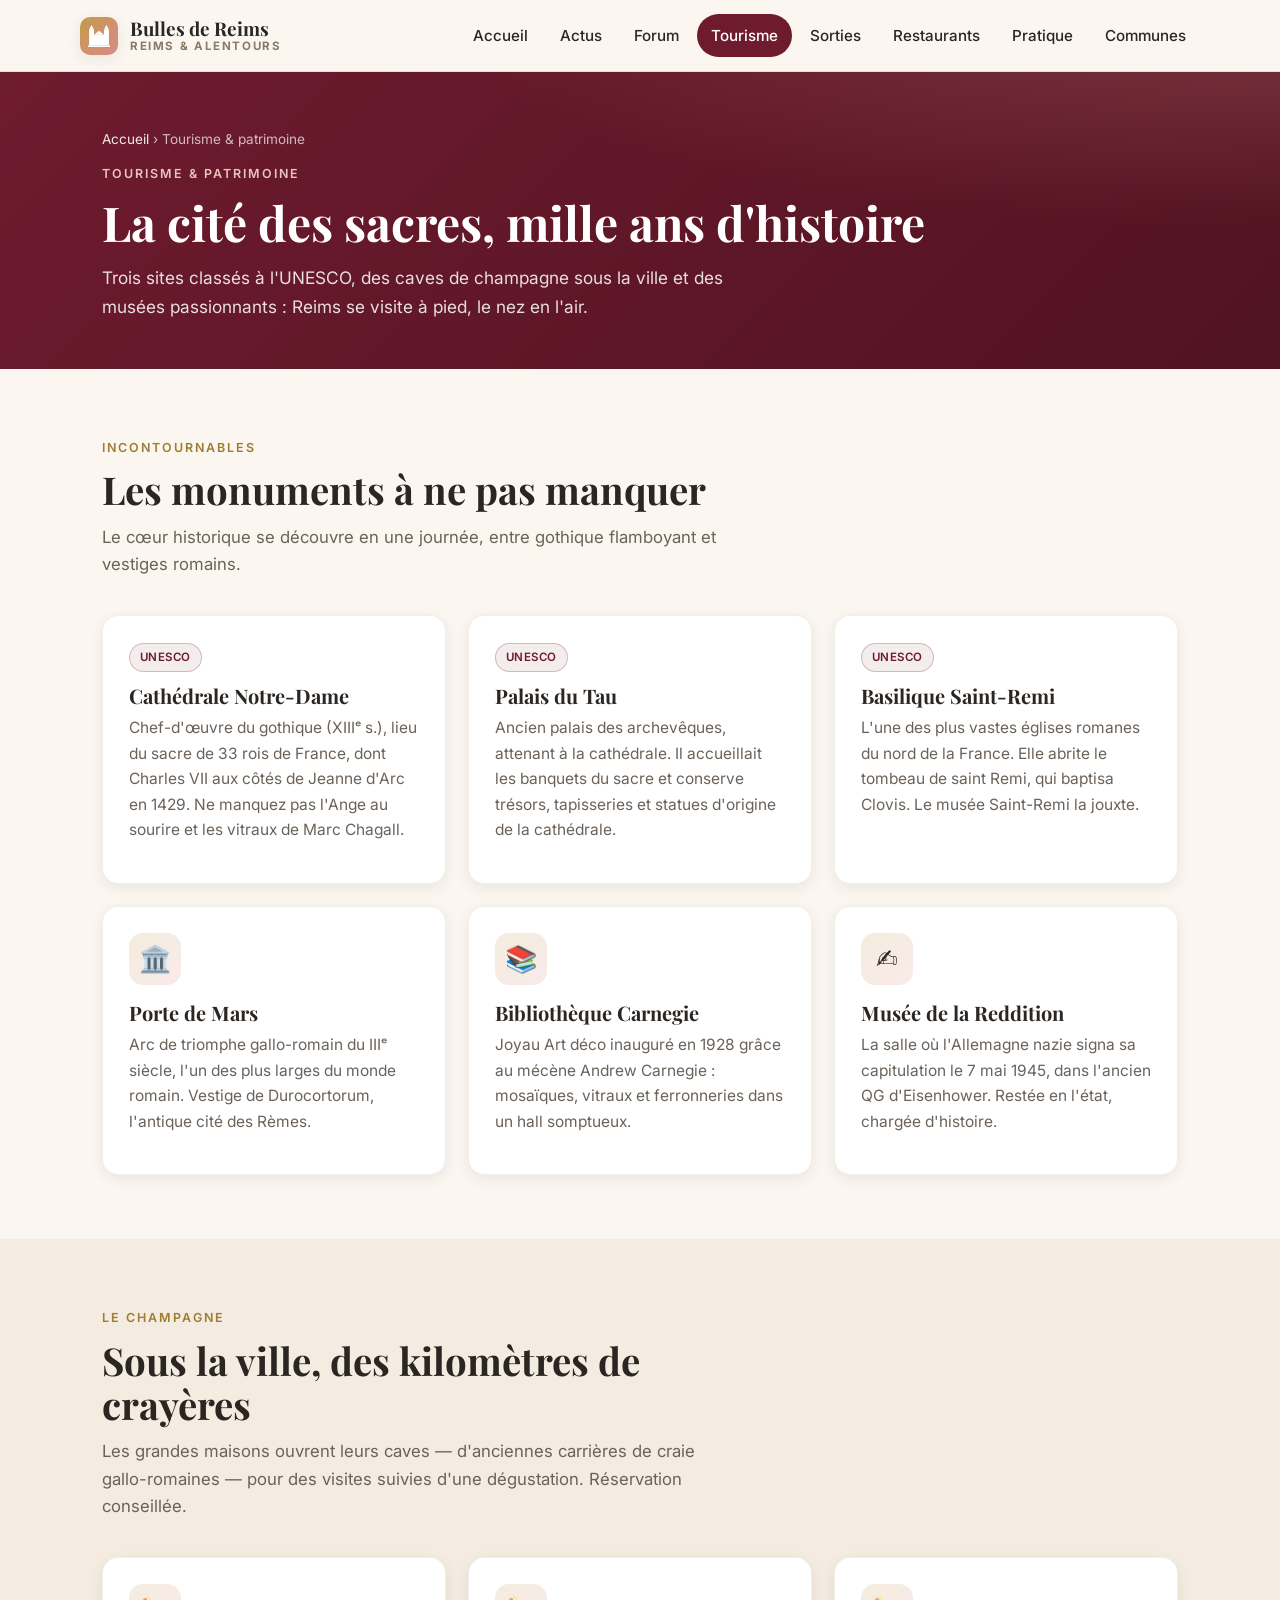
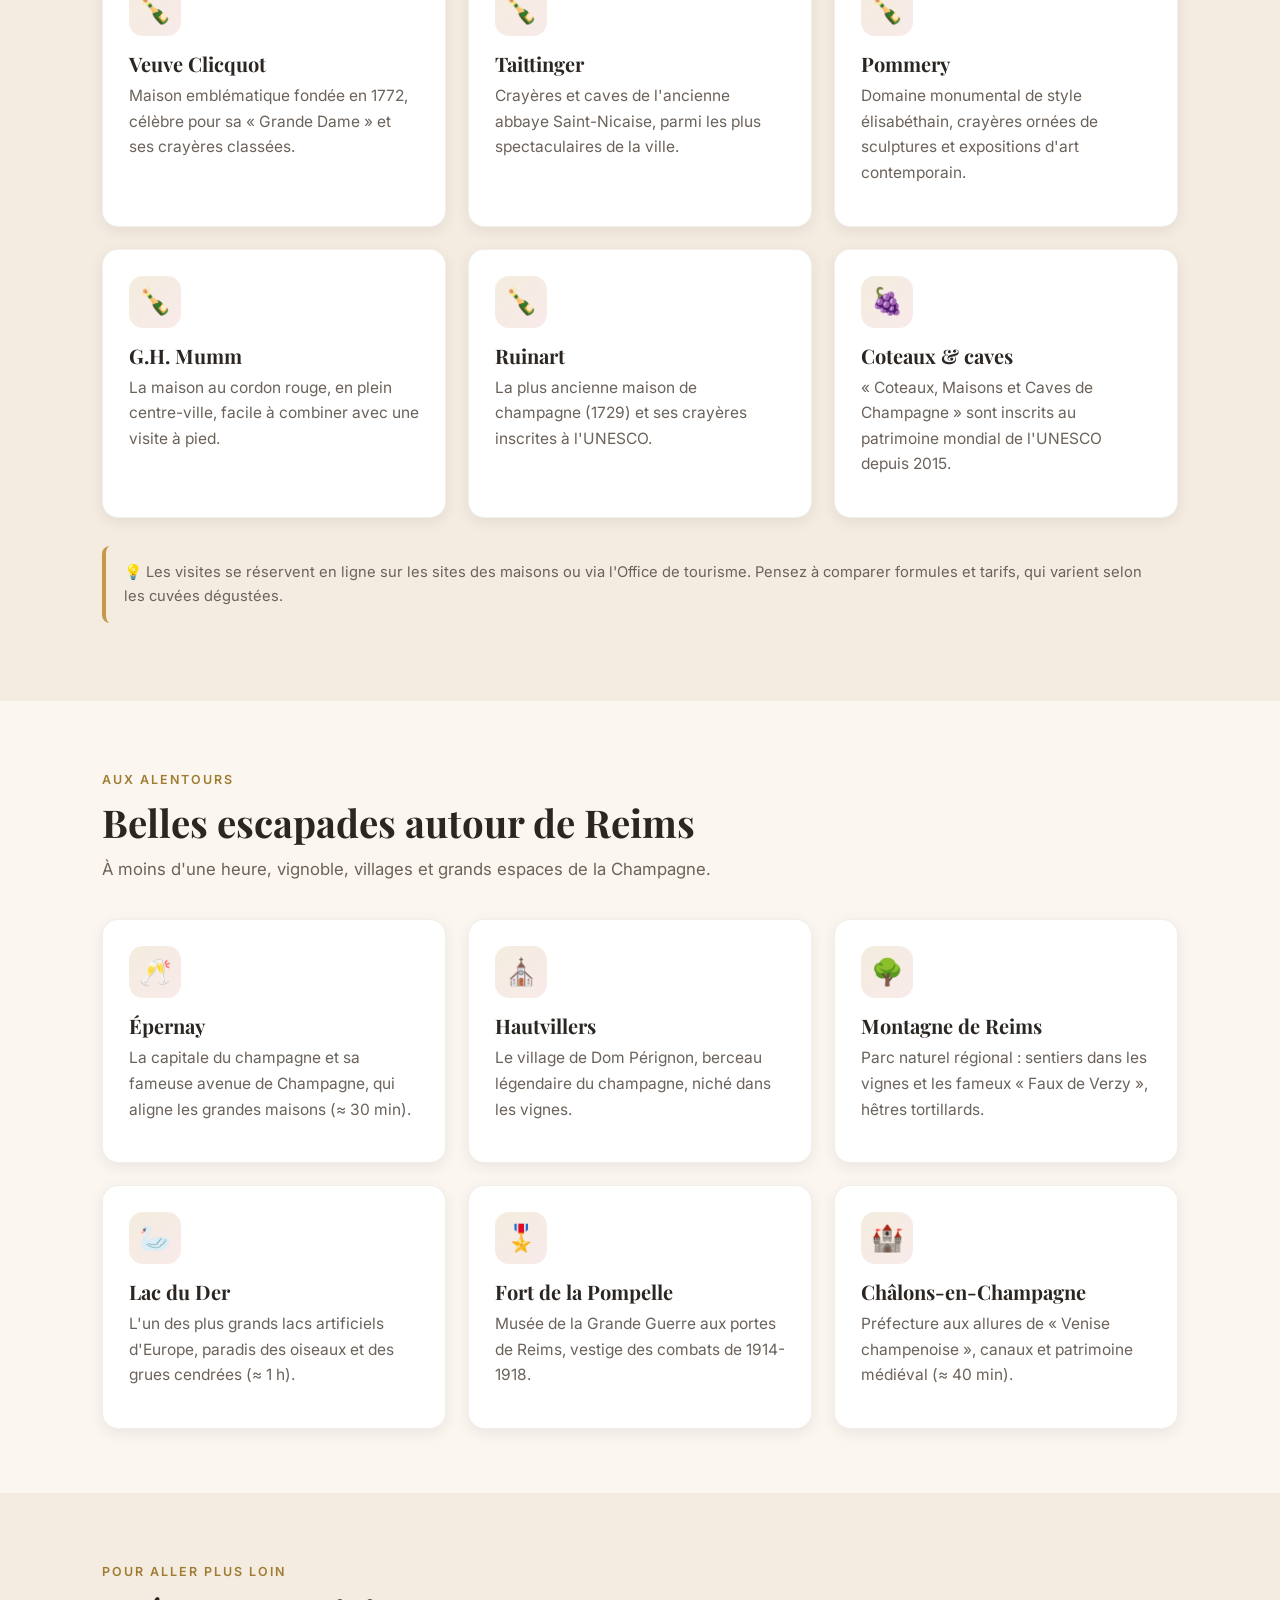
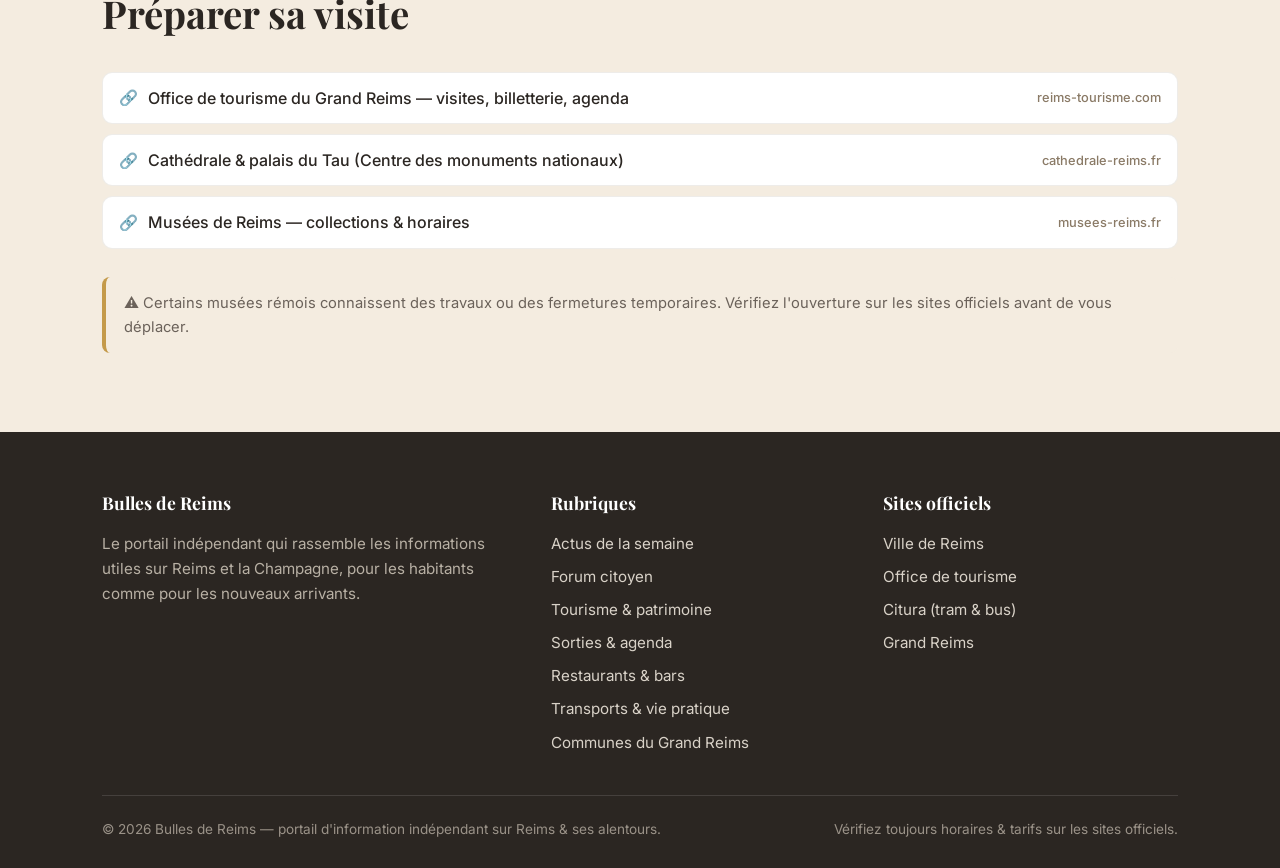
<file: tourisme.html>
<!DOCTYPE html>
<html lang="fr">
<head>
  <meta charset="UTF-8">
  <meta name="viewport" content="width=device-width, initial-scale=1.0">
  <title>Tourisme & patrimoine à Reims — Cathédrale, champagne, musées · Bulles de Reims</title>
  <meta name="description" content="Le patrimoine de Reims : cathédrale Notre-Dame (UNESCO), palais du Tau, basilique Saint-Remi, maisons de champagne, musées et idées d'escapades aux alentours.">
  <link rel="preconnect" href="https://fonts.googleapis.com">
  <link rel="preconnect" href="https://fonts.gstatic.com" crossorigin>
  <link href="https://fonts.googleapis.com/css2?family=Playfair+Display:wght@600;700&family=Inter:wght@400;500;600&display=swap" rel="stylesheet">
  <link rel="stylesheet" href="assets/css/style.css">
</head>
<body>
  <a class="skip-link" href="#main">Aller au contenu</a>

  <header class="site-header">
    <div class="container nav">
      <a class="brand" href="index.html" aria-label="Accueil — Bulles de Reims, l'actu de Reims &amp; du Grand Reims">
        <span class="brand-mark"><svg viewBox="308 250 464 466" width="22" height="22" fill="currentColor" aria-hidden="true"><rect x="330" y="352" width="104" height="330"/><polygon points="330,352 382,250 434,352"/><rect x="646" y="352" width="104" height="330"/><polygon points="646,352 698,250 750,352"/><rect x="434" y="458" width="212" height="224"/><polygon points="434,458 540,372 646,458"/><rect x="308" y="682" width="464" height="34"/></svg></span>
        <span class="brand-text">
          <span class="brand-title">Bulles de Reims</span>
          <span class="brand-sub">Reims &amp; alentours</span>
        </span>
      </a>
      <button class="mobile-toggle" aria-label="Ouvrir le menu" aria-expanded="false"><span></span></button>
      <ul class="nav-links">
        <li><a href="index.html">Accueil</a></li>
        <li><a href="actus.html">Actus</a></li>
        <li><a href="forum.html">Forum</a></li>
        <li><a href="tourisme.html">Tourisme</a></li>
        <li><a href="sorties.html">Sorties</a></li>
        <li><a href="restaurants.html">Restaurants</a></li>
        <li><a href="pratique.html">Pratique</a></li>
        <li><a href="communes.html">Communes</a></li>
      </ul>
    </div>
  </header>

  <main id="main">
    <section class="page-hero">
      <div class="container">
        <div class="breadcrumb"><a href="index.html">Accueil</a> › Tourisme &amp; patrimoine</div>
        <span class="eyebrow">Tourisme &amp; patrimoine</span>
        <h1>La cité des sacres, mille ans d'histoire</h1>
        <p>Trois sites classés à l'UNESCO, des caves de champagne sous la ville et des musées passionnants : Reims se visite à pied, le nez en l'air.</p>
      </div>
    </section>

    <!-- ===== Monuments incontournables ===== -->
    <section class="section">
      <div class="container">
        <div class="section-head">
          <span class="eyebrow">Incontournables</span>
          <h2>Les monuments à ne pas manquer</h2>
          <p>Le cœur historique se découvre en une journée, entre gothique flamboyant et vestiges romains.</p>
        </div>
        <div class="card-grid">
          <div class="card">
            <span class="badge unesco">UNESCO</span>
            <h3>Cathédrale Notre-Dame</h3>
            <p>Chef-d'œuvre du gothique (XIIIᵉ s.), lieu du sacre de 33 rois de France, dont Charles VII aux côtés de Jeanne d'Arc en 1429. Ne manquez pas l'Ange au sourire et les vitraux de Marc Chagall.</p>
          </div>
          <div class="card">
            <span class="badge unesco">UNESCO</span>
            <h3>Palais du Tau</h3>
            <p>Ancien palais des archevêques, attenant à la cathédrale. Il accueillait les banquets du sacre et conserve trésors, tapisseries et statues d'origine de la cathédrale.</p>
          </div>
          <div class="card">
            <span class="badge unesco">UNESCO</span>
            <h3>Basilique Saint-Remi</h3>
            <p>L'une des plus vastes églises romanes du nord de la France. Elle abrite le tombeau de saint Remi, qui baptisa Clovis. Le musée Saint-Remi la jouxte.</p>
          </div>
          <div class="card">
            <div class="icon">🏛️</div>
            <h3>Porte de Mars</h3>
            <p>Arc de triomphe gallo-romain du IIIᵉ siècle, l'un des plus larges du monde romain. Vestige de Durocortorum, l'antique cité des Rèmes.</p>
          </div>
          <div class="card">
            <div class="icon">📚</div>
            <h3>Bibliothèque Carnegie</h3>
            <p>Joyau Art déco inauguré en 1928 grâce au mécène Andrew Carnegie : mosaïques, vitraux et ferronneries dans un hall somptueux.</p>
          </div>
          <div class="card">
            <div class="icon">✍️</div>
            <h3>Musée de la Reddition</h3>
            <p>La salle où l'Allemagne nazie signa sa capitulation le 7 mai 1945, dans l'ancien QG d'Eisenhower. Restée en l'état, chargée d'histoire.</p>
          </div>
        </div>
      </div>
    </section>

    <!-- ===== Champagne ===== -->
    <section class="section alt">
      <div class="container">
        <div class="section-head">
          <span class="eyebrow">Le champagne</span>
          <h2>Sous la ville, des kilomètres de crayères</h2>
          <p>Les grandes maisons ouvrent leurs caves — d'anciennes carrières de craie gallo-romaines — pour des visites suivies d'une dégustation. Réservation conseillée.</p>
        </div>
        <div class="card-grid">
          <div class="card"><div class="icon">🍾</div><h3>Veuve Clicquot</h3><p>Maison emblématique fondée en 1772, célèbre pour sa « Grande Dame » et ses crayères classées.</p></div>
          <div class="card"><div class="icon">🍾</div><h3>Taittinger</h3><p>Crayères et caves de l'ancienne abbaye Saint-Nicaise, parmi les plus spectaculaires de la ville.</p></div>
          <div class="card"><div class="icon">🍾</div><h3>Pommery</h3><p>Domaine monumental de style élisabéthain, crayères ornées de sculptures et expositions d'art contemporain.</p></div>
          <div class="card"><div class="icon">🍾</div><h3>G.H. Mumm</h3><p>La maison au cordon rouge, en plein centre-ville, facile à combiner avec une visite à pied.</p></div>
          <div class="card"><div class="icon">🍾</div><h3>Ruinart</h3><p>La plus ancienne maison de champagne (1729) et ses crayères inscrites à l'UNESCO.</p></div>
          <div class="card"><div class="icon">🍇</div><h3>Coteaux &amp; caves</h3><p>« Coteaux, Maisons et Caves de Champagne » sont inscrits au patrimoine mondial de l'UNESCO depuis 2015.</p></div>
        </div>
        <p class="notice">💡 Les visites se réservent en ligne sur les sites des maisons ou via l'Office de tourisme. Pensez à comparer formules et tarifs, qui varient selon les cuvées dégustées.</p>
      </div>
    </section>

    <!-- ===== Escapades aux alentours ===== -->
    <section class="section">
      <div class="container">
        <div class="section-head">
          <span class="eyebrow">Aux alentours</span>
          <h2>Belles escapades autour de Reims</h2>
          <p>À moins d'une heure, vignoble, villages et grands espaces de la Champagne.</p>
        </div>
        <div class="card-grid">
          <div class="card"><div class="icon">🥂</div><h3>Épernay</h3><p>La capitale du champagne et sa fameuse avenue de Champagne, qui aligne les grandes maisons (≈ 30 min).</p></div>
          <div class="card"><div class="icon">⛪</div><h3>Hautvillers</h3><p>Le village de Dom Pérignon, berceau légendaire du champagne, niché dans les vignes.</p></div>
          <div class="card"><div class="icon">🌳</div><h3>Montagne de Reims</h3><p>Parc naturel régional : sentiers dans les vignes et les fameux « Faux de Verzy », hêtres tortillards.</p></div>
          <div class="card"><div class="icon">🦢</div><h3>Lac du Der</h3><p>L'un des plus grands lacs artificiels d'Europe, paradis des oiseaux et des grues cendrées (≈ 1 h).</p></div>
          <div class="card"><div class="icon">🎖️</div><h3>Fort de la Pompelle</h3><p>Musée de la Grande Guerre aux portes de Reims, vestige des combats de 1914-1918.</p></div>
          <div class="card"><div class="icon">🏰</div><h3>Châlons-en-Champagne</h3><p>Préfecture aux allures de « Venise champenoise », canaux et patrimoine médiéval (≈ 40 min).</p></div>
        </div>
      </div>
    </section>

    <!-- ===== Liens utiles ===== -->
    <section class="section alt">
      <div class="container">
        <div class="section-head">
          <span class="eyebrow">Pour aller plus loin</span>
          <h2>Préparer sa visite</h2>
        </div>
        <ul class="linklist">
          <li><a href="https://www.reims-tourisme.com" target="_blank" rel="noopener">Office de tourisme du Grand Reims — visites, billetterie, agenda <span class="host">reims-tourisme.com</span></a></li>
          <li><a href="https://www.cathedrale-reims.fr" target="_blank" rel="noopener">Cathédrale & palais du Tau (Centre des monuments nationaux) <span class="host">cathedrale-reims.fr</span></a></li>
          <li><a href="https://musees-reims.fr" target="_blank" rel="noopener">Musées de Reims — collections & horaires <span class="host">musees-reims.fr</span></a></li>
        </ul>
        <p class="notice">⚠️ Certains musées rémois connaissent des travaux ou des fermetures temporaires. Vérifiez l'ouverture sur les sites officiels avant de vous déplacer.</p>
      </div>
    </section>
  </main>

  <footer class="site-footer">
    <div class="container">
      <div class="footer-grid">
        <div class="footer-about">
          <h4>Bulles de Reims</h4>
          <p>Le portail indépendant qui rassemble les informations utiles sur Reims et la Champagne, pour les habitants comme pour les nouveaux arrivants.</p>
        </div>
        <div>
          <h4>Rubriques</h4>
          <ul class="footer-links">
            <li><a href="actus.html">Actus de la semaine</a></li>
            <li><a href="forum.html">Forum citoyen</a></li>
            <li><a href="tourisme.html">Tourisme &amp; patrimoine</a></li>
            <li><a href="sorties.html">Sorties &amp; agenda</a></li>
            <li><a href="restaurants.html">Restaurants &amp; bars</a></li>
            <li><a href="pratique.html">Transports &amp; vie pratique</a></li>
            <li><a href="communes.html">Communes du Grand Reims</a></li>
          </ul>
        </div>
        <div>
          <h4>Sites officiels</h4>
          <ul class="footer-links">
            <li><a href="https://www.reims.fr" target="_blank" rel="noopener">Ville de Reims</a></li>
            <li><a href="https://www.reims-tourisme.com" target="_blank" rel="noopener">Office de tourisme</a></li>
            <li><a href="https://www.citura.fr" target="_blank" rel="noopener">Citura (tram &amp; bus)</a></li>
            <li><a href="https://www.grandreims.fr" target="_blank" rel="noopener">Grand Reims</a></li>
          </ul>
        </div>
      </div>
      <div class="footer-bottom">
        <span>© <span data-year>2026</span> Bulles de Reims — portail d'information indépendant sur Reims &amp; ses alentours.</span>
        <span>Vérifiez toujours horaires &amp; tarifs sur les sites officiels.</span>
      </div>
    </div>
  </footer>

  <button class="back-to-top" aria-label="Retour en haut">↑</button>
  <script src="assets/js/main.js"></script>
</body>
</html>
</file>
<file: assets/css/style.css>
/* =========================================================
   Reims & alentours — feuille de style partagée
   Style « chaleureux & local » : champagne doré, rosé, pierre
   ========================================================= */

/* ---------- Variables ---------- */
:root {
  /* Couleurs */
  --cream:       #FBF7F0;
  --cream-2:     #F4ECE0;
  --gold:        #C49A4A;
  --gold-dark:   #A07C32;
  --rose:        #D98B8B;
  --rose-soft:   #E9C3BE;
  --wine:        #6E1B2E;
  --wine-dark:   #511320;
  --stone:       #8A7A66;
  --ink:         #2B2622;
  --muted:       #6B625A;
  --white:       #ffffff;

  /* Typographie */
  --font-display: 'Playfair Display', Georgia, 'Times New Roman', serif;
  --font-body: 'Inter', system-ui, -apple-system, 'Segoe UI', Roboto, sans-serif;

  /* Divers */
  --radius: 16px;
  --radius-sm: 10px;
  --shadow: 0 10px 30px rgba(43, 38, 34, 0.10);
  --shadow-sm: 0 4px 14px rgba(43, 38, 34, 0.08);
  --maxw: 1120px;
  --transition: 0.22s ease;
}

/* ---------- Reset léger ---------- */
*, *::before, *::after { box-sizing: border-box; }
html { scroll-behavior: smooth; }
body {
  margin: 0;
  font-family: var(--font-body);
  color: var(--ink);
  background: var(--cream);
  line-height: 1.65;
  -webkit-font-smoothing: antialiased;
}
img { max-width: 100%; display: block; }
a { color: var(--wine); text-decoration: none; }
a:hover { text-decoration: underline; }
h1, h2, h3 { font-family: var(--font-display); line-height: 1.15; color: var(--ink); font-weight: 700; }
ul { margin: 0; padding: 0; }

/* Accessibilité : lien d'évitement */
.skip-link {
  position: absolute; left: -999px; top: 0;
  background: var(--wine); color: #fff; padding: 10px 16px; border-radius: 0 0 8px 0; z-index: 200;
}
.skip-link:focus { left: 0; }

/* ---------- Conteneur ---------- */
.container { width: 100%; max-width: var(--maxw); margin: 0 auto; padding: 0 22px; }

/* ---------- En-tête / navigation ---------- */
.site-header {
  position: sticky; top: 0; z-index: 100;
  background: rgba(251, 247, 240, 0.92);
  backdrop-filter: saturate(140%) blur(8px);
  border-bottom: 1px solid rgba(138, 122, 102, 0.18);
}
.nav {
  display: flex; align-items: center; justify-content: space-between;
  gap: 16px; padding: 14px 0;
}
.brand { display: flex; align-items: center; gap: 12px; font-weight: 700; }
.brand:hover { text-decoration: none; }
.brand-mark {
  width: 38px; height: 38px; flex: none;
  border-radius: 10px;
  background: linear-gradient(135deg, var(--gold), var(--rose));
  display: grid; place-items: center;
  color: #fff; font-family: var(--font-display); font-size: 20px; box-shadow: var(--shadow-sm);
}
.brand-text { display: flex; flex-direction: column; line-height: 1.1; }
.brand-title { font-family: var(--font-display); font-size: 1.18rem; color: var(--ink); }
.brand-sub { font-size: 0.72rem; letter-spacing: 0.14em; text-transform: uppercase; color: var(--stone); }

.nav-links { display: flex; align-items: center; gap: 4px; list-style: none; }
.nav-links a {
  display: inline-block; padding: 9px 14px; border-radius: 999px;
  color: var(--ink); font-weight: 500; font-size: 0.95rem; transition: var(--transition);
}
.nav-links a:hover { background: var(--cream-2); text-decoration: none; }
.nav-links a[aria-current="page"] {
  background: var(--wine); color: #fff;
}

.mobile-toggle {
  display: none; border: 1px solid rgba(138,122,102,0.3); background: var(--white);
  width: 44px; height: 44px; border-radius: 12px; cursor: pointer; padding: 0;
  align-items: center; justify-content: center;
}
.mobile-toggle span, .mobile-toggle span::before, .mobile-toggle span::after {
  content: ""; display: block; width: 20px; height: 2px; background: var(--ink); position: relative; transition: var(--transition);
}
.mobile-toggle span::before { position: absolute; top: -6px; }
.mobile-toggle span::after  { position: absolute; top: 6px; }
.mobile-toggle[aria-expanded="true"] span { background: transparent; }
.mobile-toggle[aria-expanded="true"] span::before { top: 0; transform: rotate(45deg); }
.mobile-toggle[aria-expanded="true"] span::after  { top: 0; transform: rotate(-45deg); }

/* ---------- Boutons ---------- */
.btn {
  display: inline-flex; align-items: center; gap: 8px;
  padding: 12px 22px; border-radius: 999px; font-weight: 600; font-size: 0.95rem;
  background: var(--wine); color: #fff; border: 2px solid var(--wine);
  cursor: pointer; transition: var(--transition);
}
.btn:hover { background: var(--wine-dark); border-color: var(--wine-dark); text-decoration: none; transform: translateY(-1px); }
.btn-outline { background: transparent; color: var(--wine); }
.btn-outline:hover { background: var(--wine); color: #fff; }
.btn-light { background: #fff; color: var(--wine); border-color: #fff; }
.btn-light:hover { background: var(--cream-2); border-color: var(--cream-2); color: var(--wine-dark); }

/* ---------- Hero (accueil) ---------- */
.hero {
  position: relative; overflow: hidden;
  background:
    radial-gradient(120% 100% at 85% -10%, rgba(217,139,139,0.30), transparent 55%),
    radial-gradient(120% 120% at 0% 0%, rgba(196,154,74,0.28), transparent 50%),
    var(--cream);
  border-bottom: 1px solid rgba(138,122,102,0.18);
}
.hero-inner {
  display: grid; grid-template-columns: 1.05fr 0.95fr; gap: 36px; align-items: center;
  padding: 64px 0 56px;
}
.hero-eyebrow {
  display: inline-flex; align-items: center; gap: 8px;
  font-size: 0.78rem; letter-spacing: 0.16em; text-transform: uppercase;
  color: var(--gold-dark); font-weight: 600; margin-bottom: 16px;
}
.hero-eyebrow::before { content: ""; width: 26px; height: 2px; background: var(--gold); display: inline-block; }
.hero h1 { font-size: clamp(2.2rem, 5vw, 3.5rem); margin: 0 0 18px; }
.hero h1 em { color: var(--wine); font-style: normal; }
.hero p.lead { font-size: 1.12rem; color: var(--muted); max-width: 52ch; margin: 0 0 28px; }
.hero-actions { display: flex; flex-wrap: wrap; gap: 12px; }
.hero-art { position: relative; }
.hero-art svg { width: 100%; height: auto; filter: drop-shadow(0 18px 30px rgba(43,38,34,0.18)); }

/* ---------- Bandeau de page (sous-pages) ---------- */
.page-hero {
  background:
    radial-gradient(120% 130% at 100% -20%, rgba(217,139,139,0.28), transparent 55%),
    linear-gradient(135deg, var(--wine), var(--wine-dark));
  color: #fff; padding: 56px 0 48px;
}
.page-hero .eyebrow {
  font-size: 0.78rem; letter-spacing: 0.16em; text-transform: uppercase; color: var(--rose-soft); font-weight: 600;
}
.page-hero h1 { color: #fff; font-size: clamp(2rem, 4.5vw, 3rem); margin: 10px 0 14px; }
.page-hero p { color: rgba(255,255,255,0.86); max-width: 60ch; margin: 0; font-size: 1.08rem; }
.breadcrumb { font-size: 0.85rem; color: rgba(255,255,255,0.7); margin-bottom: 8px; }
.breadcrumb a { color: rgba(255,255,255,0.9); }

/* ---------- Sections ---------- */
.section { padding: 64px 0; }
.section.alt { background: var(--cream-2); }
.section-head { max-width: 62ch; margin-bottom: 36px; }
.section-head .eyebrow {
  font-size: 0.78rem; letter-spacing: 0.16em; text-transform: uppercase; color: var(--gold-dark); font-weight: 600;
}
.section-head h2 { font-size: clamp(1.7rem, 3.5vw, 2.4rem); margin: 8px 0 12px; }
.section-head p { color: var(--muted); font-size: 1.05rem; margin: 0; }

/* ---------- Grille de cartes ---------- */
.card-grid { display: grid; gap: 22px; grid-template-columns: repeat(auto-fit, minmax(270px, 1fr)); }
.card {
  background: var(--white); border-radius: var(--radius); padding: 26px;
  box-shadow: var(--shadow-sm); border: 1px solid rgba(138,122,102,0.12);
  transition: var(--transition); position: relative; overflow: hidden;
}
.card:hover { transform: translateY(-4px); box-shadow: var(--shadow); }
.card .icon {
  width: 52px; height: 52px; border-radius: 14px; display: grid; place-items: center;
  background: linear-gradient(135deg, rgba(196,154,74,0.18), rgba(217,139,139,0.18));
  margin-bottom: 16px; font-size: 26px;
}
.card h3 { font-size: 1.25rem; margin: 0 0 8px; }
.card p { color: var(--muted); margin: 0 0 14px; font-size: 0.97rem; }
.card .card-link { font-weight: 600; color: var(--wine); display: inline-flex; align-items: center; gap: 6px; }
.card .card-link::after { content: "→"; transition: var(--transition); }
.card:hover .card-link::after { transform: translateX(4px); }

/* Carte cliquable entière */
.card-clickable { display: block; color: inherit; }
.card-clickable:hover { text-decoration: none; }

/* ---------- Listes d'infos (fiches) ---------- */
.feature {
  display: grid; grid-template-columns: 48px 1fr; gap: 16px; align-items: start;
  padding: 18px 0; border-bottom: 1px solid rgba(138,122,102,0.16);
}
.feature:last-child { border-bottom: none; }
.feature .f-icon {
  width: 48px; height: 48px; border-radius: 12px; display: grid; place-items: center; font-size: 22px;
  background: var(--cream-2); color: var(--wine);
}
.feature h3 { font-size: 1.12rem; margin: 0 0 4px; }
.feature p { margin: 0; color: var(--muted); font-size: 0.97rem; }
.feature .f-meta { font-size: 0.85rem; color: var(--stone); margin-top: 6px; }

/* ---------- Badges ---------- */
.badge {
  display: inline-block; font-size: 0.72rem; font-weight: 600; letter-spacing: 0.04em;
  padding: 4px 10px; border-radius: 999px; background: var(--cream-2); color: var(--gold-dark);
  border: 1px solid rgba(196,154,74,0.35); margin-bottom: 12px;
}
.badge.unesco { background: rgba(110,27,46,0.08); color: var(--wine); border-color: rgba(110,27,46,0.25); }

/* ---------- Encadré pratique / liens utiles ---------- */
.callout {
  background: linear-gradient(135deg, rgba(196,154,74,0.12), rgba(217,139,139,0.12));
  border: 1px solid rgba(196,154,74,0.3); border-radius: var(--radius);
  padding: 26px 28px; display: flex; gap: 20px; align-items: center; flex-wrap: wrap; justify-content: space-between;
}
.callout .callout-text h3 { margin: 0 0 4px; }
.callout .callout-text p { margin: 0; color: var(--muted); }

.linklist { list-style: none; display: grid; gap: 10px; }
.linklist a {
  display: flex; align-items: center; gap: 10px; padding: 12px 16px;
  background: var(--white); border-radius: var(--radius-sm); border: 1px solid rgba(138,122,102,0.14);
  color: var(--ink); font-weight: 500; transition: var(--transition);
}
.linklist a:hover { border-color: var(--gold); text-decoration: none; transform: translateX(3px); }
.linklist a::before { content: "🔗"; font-size: 0.95rem; }
.linklist a span.host { margin-left: auto; font-size: 0.8rem; color: var(--stone); }

/* Numéros utiles */
.numbers { display: grid; gap: 14px; grid-template-columns: repeat(auto-fit, minmax(200px, 1fr)); }
.number-card {
  background: var(--white); border-radius: var(--radius-sm); padding: 18px 20px;
  border: 1px solid rgba(138,122,102,0.14); box-shadow: var(--shadow-sm);
}
.number-card .num { font-family: var(--font-display); font-size: 2rem; color: var(--wine); line-height: 1; }
.number-card .lbl { display: block; margin-top: 6px; color: var(--muted); font-size: 0.92rem; }

/* ---------- Note / avertissement ---------- */
.notice {
  font-size: 0.92rem; color: var(--muted); background: var(--cream-2);
  border-left: 4px solid var(--gold); padding: 14px 18px; border-radius: 8px; margin-top: 28px;
}

/* ---------- Pied de page ---------- */
.site-footer {
  background: var(--ink); color: #d9d2c8; margin-top: 0; padding: 56px 0 28px;
}
.footer-grid { display: grid; grid-template-columns: 1.4fr 1fr 1fr; gap: 36px; }
.site-footer h4 { color: #fff; font-family: var(--font-display); font-size: 1.1rem; margin: 0 0 14px; }
.site-footer a { color: #d9d2c8; }
.site-footer a:hover { color: #fff; }
.footer-links { list-style: none; display: grid; gap: 8px; font-size: 0.95rem; }
.footer-about p { color: #b8b0a4; font-size: 0.95rem; margin: 0 0 14px; }
.footer-bottom {
  margin-top: 40px; padding-top: 22px; border-top: 1px solid rgba(255,255,255,0.12);
  display: flex; justify-content: space-between; gap: 16px; flex-wrap: wrap;
  font-size: 0.85rem; color: #9a9288;
}

/* ---------- Bouton retour en haut ---------- */
.back-to-top {
  position: fixed; right: 22px; bottom: 22px; width: 48px; height: 48px; border-radius: 50%;
  background: var(--wine); color: #fff; border: none; cursor: pointer; font-size: 20px;
  box-shadow: var(--shadow); opacity: 0; visibility: hidden; transition: var(--transition); z-index: 90;
}
.back-to-top.show { opacity: 1; visibility: visible; }
.back-to-top:hover { background: var(--wine-dark); }

/* ---------- Fil d'actus (page Actus) ---------- */
.news-list { display: grid; gap: 18px; }
.news-item {
  background: var(--white); border-radius: var(--radius); padding: 22px 24px;
  border: 1px solid rgba(138,122,102,0.14); box-shadow: var(--shadow-sm);
  display: grid; grid-template-columns: 92px 1fr; gap: 20px; transition: var(--transition);
}
.news-item:hover { box-shadow: var(--shadow); transform: translateY(-2px); }
.news-when { text-align: center; }
.news-when .day { font-family: var(--font-display); font-size: 1.9rem; color: var(--wine); line-height: 1; }
.news-when .month { display: block; font-size: 0.78rem; text-transform: uppercase; letter-spacing: 0.08em; color: var(--stone); margin-top: 4px; }
.news-body h3 { font-size: 1.18rem; margin: 0 0 8px; }
.news-body p { margin: 0 0 12px; color: var(--muted); font-size: 0.98rem; }
.news-cat {
  display: inline-block; font-size: 0.72rem; font-weight: 600; letter-spacing: 0.03em;
  padding: 3px 10px; border-radius: 999px; background: var(--cream-2); color: var(--gold-dark);
  border: 1px solid rgba(196,154,74,0.35); margin-bottom: 10px;
}
.news-source { font-size: 0.85rem; color: var(--stone); }
.news-source a { font-weight: 600; }
.news-source a::after { content: " ↗"; }

/* Fil en direct */
.live-dot {
  display: inline-block; width: 9px; height: 9px; border-radius: 50%;
  background: #d33; margin-right: 5px; vertical-align: middle;
  box-shadow: 0 0 0 0 rgba(221,51,51,0.5); animation: livePulse 1.8s infinite;
}
@keyframes livePulse {
  0%   { box-shadow: 0 0 0 0 rgba(221,51,51,0.45); }
  70%  { box-shadow: 0 0 0 8px rgba(221,51,51,0); }
  100% { box-shadow: 0 0 0 0 rgba(221,51,51,0); }
}
.live-status {
  background: var(--white); border: 1px dashed rgba(138,122,102,0.35); border-radius: var(--radius);
  padding: 22px 24px; color: var(--muted); margin: 0; text-align: center;
}
.live-status.error { border-style: solid; border-color: rgba(196,154,74,0.45); background: var(--cream-2); }
.live-status a { font-weight: 600; }
@media (prefers-reduced-motion: reduce) { .live-dot { animation: none; } }

/* ---------- Canaux / sources locales ---------- */
.channel-grid { display: grid; gap: 16px; grid-template-columns: repeat(auto-fit, minmax(230px, 1fr)); }
.channel-card {
  background: var(--white); border-radius: var(--radius-sm); padding: 18px 20px;
  border: 1px solid rgba(138,122,102,0.14); box-shadow: var(--shadow-sm); transition: var(--transition);
}
.channel-card:hover { border-color: var(--gold); transform: translateY(-2px); }
.channel-card .ctype {
  display: inline-block; font-size: 0.68rem; font-weight: 700; letter-spacing: 0.06em; text-transform: uppercase;
  padding: 3px 9px; border-radius: 6px; background: rgba(110,27,46,0.08); color: var(--wine); margin-bottom: 10px;
}
.channel-card h3 { font-size: 1.08rem; margin: 0 0 4px; }
.channel-card p { margin: 0 0 10px; color: var(--muted); font-size: 0.9rem; }
.channel-card a { font-weight: 600; font-size: 0.9rem; word-break: break-word; }

/* ---------- Annuaire des communes ---------- */
.filter-bar {
  display: flex; flex-wrap: wrap; gap: 14px; align-items: center; justify-content: space-between;
  margin-bottom: 26px;
}
.search-field { position: relative; flex: 1; min-width: 240px; }
.search-field input {
  width: 100%; padding: 13px 16px 13px 44px; border-radius: 999px; font: inherit; color: var(--ink);
  background: var(--white); border: 1px solid rgba(138,122,102,0.28); transition: var(--transition);
}
.search-field input:focus { outline: none; border-color: var(--gold); box-shadow: 0 0 0 3px rgba(196,154,74,0.18); }
.search-field::before {
  content: "🔍"; position: absolute; left: 16px; top: 50%; transform: translateY(-50%); font-size: 0.95rem; opacity: 0.6;
}
.filter-count { font-size: 0.9rem; color: var(--stone); white-space: nowrap; }

.commune-grid { display: grid; gap: 12px; grid-template-columns: repeat(auto-fill, minmax(220px, 1fr)); }
.commune-card {
  background: var(--white); border-radius: var(--radius-sm); padding: 14px 16px;
  border: 1px solid rgba(138,122,102,0.14); box-shadow: var(--shadow-sm); transition: var(--transition);
}
.commune-card:hover { border-color: var(--gold); }
.commune-card .c-name { font-weight: 600; color: var(--ink); display: flex; align-items: baseline; justify-content: space-between; gap: 8px; }
.commune-card .c-cp { font-size: 0.78rem; color: var(--stone); font-weight: 500; white-space: nowrap; }
.commune-card .c-links { display: flex; flex-wrap: wrap; align-items: baseline; gap: 4px 14px; margin-top: 8px; }
.commune-card .c-link { font-size: 0.86rem; font-weight: 600; }
.commune-card .c-link.official::before { content: "🏛️ "; }
.commune-card .c-link.annuaire { color: var(--muted); }
.commune-card .c-link.annuaire::before { content: "📍 "; }
.commune-card .c-link.small { font-size: 0.78rem; font-weight: 500; }
.commune-empty { color: var(--muted); padding: 24px 0; display: none; }

/* ---------- Bandeau « mis à jour le » ---------- */
.updated-banner {
  display: inline-flex; align-items: center; gap: 8px; margin-top: 16px;
  background: rgba(255,255,255,0.14); color: #fff; padding: 7px 14px; border-radius: 999px; font-size: 0.85rem;
}
.updated-banner .dot { width: 8px; height: 8px; border-radius: 50%; background: #7CCB8E; box-shadow: 0 0 0 4px rgba(124,203,142,0.25); }

/* ---------- Forum citoyen ---------- */
.forum-demo-banner {
  background: rgba(196,154,74,0.12); border: 1px solid rgba(196,154,74,0.4);
  border-radius: var(--radius-sm); padding: 16px 20px; margin-bottom: 28px;
  font-size: 0.95rem; color: var(--ink);
}
.forum-form {
  background: var(--white); border: 1px solid rgba(138,122,102,0.14);
  border-radius: var(--radius); padding: 26px; box-shadow: var(--shadow-sm);
}
.forum-form-title { margin: 0 0 18px; font-size: 1.35rem; }
.ff-row { display: grid; grid-template-columns: 1fr 1fr; gap: 16px; }
.ff-field { display: block; margin-bottom: 16px; }
.ff-field > span { display: block; font-size: 0.85rem; font-weight: 600; color: var(--muted); margin-bottom: 6px; }
.ff-field input, .ff-field select, .ff-field textarea {
  width: 100%; padding: 11px 14px; border-radius: var(--radius-sm); font: inherit; color: var(--ink);
  background: var(--cream); border: 1px solid rgba(138,122,102,0.28); transition: var(--transition);
}
.ff-field textarea { resize: vertical; }
.ff-field input:focus, .ff-field select:focus, .ff-field textarea:focus {
  outline: none; border-color: var(--gold); box-shadow: 0 0 0 3px rgba(196,154,74,0.18); background: #fff;
}
.ff-actions { display: flex; align-items: center; justify-content: space-between; gap: 14px; flex-wrap: wrap; margin-top: 4px; }
.ff-hint { font-size: 0.82rem; color: var(--stone); }

.forum-toolbar { display: flex; align-items: center; justify-content: space-between; gap: 14px; flex-wrap: wrap; margin-bottom: 22px; }
.forum-filter {
  padding: 11px 16px; border-radius: 999px; font: inherit; color: var(--ink);
  background: var(--white); border: 1px solid rgba(138,122,102,0.28); cursor: pointer;
}
.forum-filter:focus { outline: none; border-color: var(--gold); box-shadow: 0 0 0 3px rgba(196,154,74,0.18); }

.forum-list { display: grid; gap: 18px; }
.forum-post {
  background: var(--white); border: 1px solid rgba(138,122,102,0.14); border-radius: var(--radius);
  padding: 22px 24px; box-shadow: var(--shadow-sm);
}
.forum-post.reported, .forum-reply.reported { opacity: 0.6; border-style: dashed; }
.fp-head { display: flex; align-items: center; flex-wrap: wrap; gap: 8px 12px; margin-bottom: 10px; }
.fp-author { font-weight: 700; color: var(--ink); }
.fp-meta { font-size: 0.82rem; color: var(--stone); margin-left: auto; }
.fp-example {
  font-size: 0.68rem; font-weight: 700; text-transform: uppercase; letter-spacing: 0.05em;
  padding: 2px 8px; border-radius: 999px; background: var(--cream-2); color: var(--stone);
}
.fp-text { margin: 0 0 14px; color: var(--ink); white-space: pre-wrap; word-wrap: break-word; }
.fp-actions { display: flex; flex-wrap: wrap; gap: 8px; }
.fp-btn {
  border: 1px solid rgba(138,122,102,0.25); background: var(--cream); color: var(--muted);
  font: inherit; font-size: 0.85rem; padding: 6px 12px; border-radius: 999px; cursor: pointer; transition: var(--transition);
}
.fp-btn:hover { border-color: var(--gold); color: var(--ink); background: #fff; }
.fp-n { font-weight: 700; color: var(--wine); }

.forum-replies { margin: 16px 0 4px; padding-left: 18px; border-left: 3px solid var(--cream-2); display: grid; gap: 12px; }
.forum-reply { background: var(--cream); border-radius: var(--radius-sm); padding: 14px 16px; }
.forum-reply .fp-text { margin-bottom: 8px; font-size: 0.95rem; }

.reply-form { margin-top: 16px; display: grid; gap: 10px; }
.reply-form input, .reply-form textarea {
  width: 100%; padding: 10px 14px; border-radius: var(--radius-sm); font: inherit; color: var(--ink);
  background: var(--cream); border: 1px solid rgba(138,122,102,0.28); resize: vertical;
}
.reply-form input:focus, .reply-form textarea:focus { outline: none; border-color: var(--gold); box-shadow: 0 0 0 3px rgba(196,154,74,0.18); background: #fff; }
.reply-form .btn { justify-self: start; }

.forum-empty { color: var(--muted); padding: 24px 0; display: none; }
.linklike { background: none; border: none; color: var(--wine); font: inherit; font-weight: 600; cursor: pointer; padding: 0; text-decoration: underline; }

/* Page « ouverture prochaine » */
.coming-soon {
  background: var(--white); border: 1px solid rgba(138,122,102,0.16); border-radius: var(--radius);
  box-shadow: var(--shadow-sm); padding: 44px 38px; text-align: center;
}
.coming-soon .cs-icon { font-size: 3rem; line-height: 1; margin-bottom: 14px; }
.coming-soon h2 { font-size: clamp(1.5rem, 3vw, 2.1rem); margin: 10px 0 12px; }
.coming-soon p { color: var(--muted); max-width: 56ch; margin: 0 auto 22px; font-size: 1.05rem; }
.cs-list { list-style: none; display: inline-grid; gap: 10px; text-align: left; margin: 0 auto 28px; }
.cs-list li { color: var(--ink); }
.cs-actions { display: flex; gap: 12px; justify-content: center; flex-wrap: wrap; }

/* ---------- Responsive ---------- */
@media (max-width: 980px) {
  .hero-inner { grid-template-columns: 1fr; padding: 44px 0 40px; }
  .hero-art { order: -1; max-width: 340px; }
  .footer-grid { grid-template-columns: 1fr; gap: 28px; }

  .mobile-toggle { display: inline-flex; }
  .nav-links {
    position: absolute; left: 0; right: 0; top: 100%;
    flex-direction: column; align-items: stretch; gap: 0;
    background: var(--cream); border-bottom: 1px solid rgba(138,122,102,0.18);
    padding: 8px 22px 18px; box-shadow: var(--shadow);
    display: none;
  }
  .nav-links.open { display: flex; }
  .nav-links a { padding: 14px 12px; border-radius: 10px; }
}

@media (max-width: 560px) {
  .news-item { grid-template-columns: 1fr; gap: 8px; }
  .news-when { display: flex; align-items: baseline; gap: 8px; text-align: left; }
  .news-when .month { margin-top: 0; }
  .ff-row { grid-template-columns: 1fr; }
  .fp-meta { margin-left: 0; width: 100%; }
}

@media (max-width: 480px) {
  .section { padding: 48px 0; }
  .callout { flex-direction: column; align-items: flex-start; }
  .brand-sub { display: none; }
}
</file>
